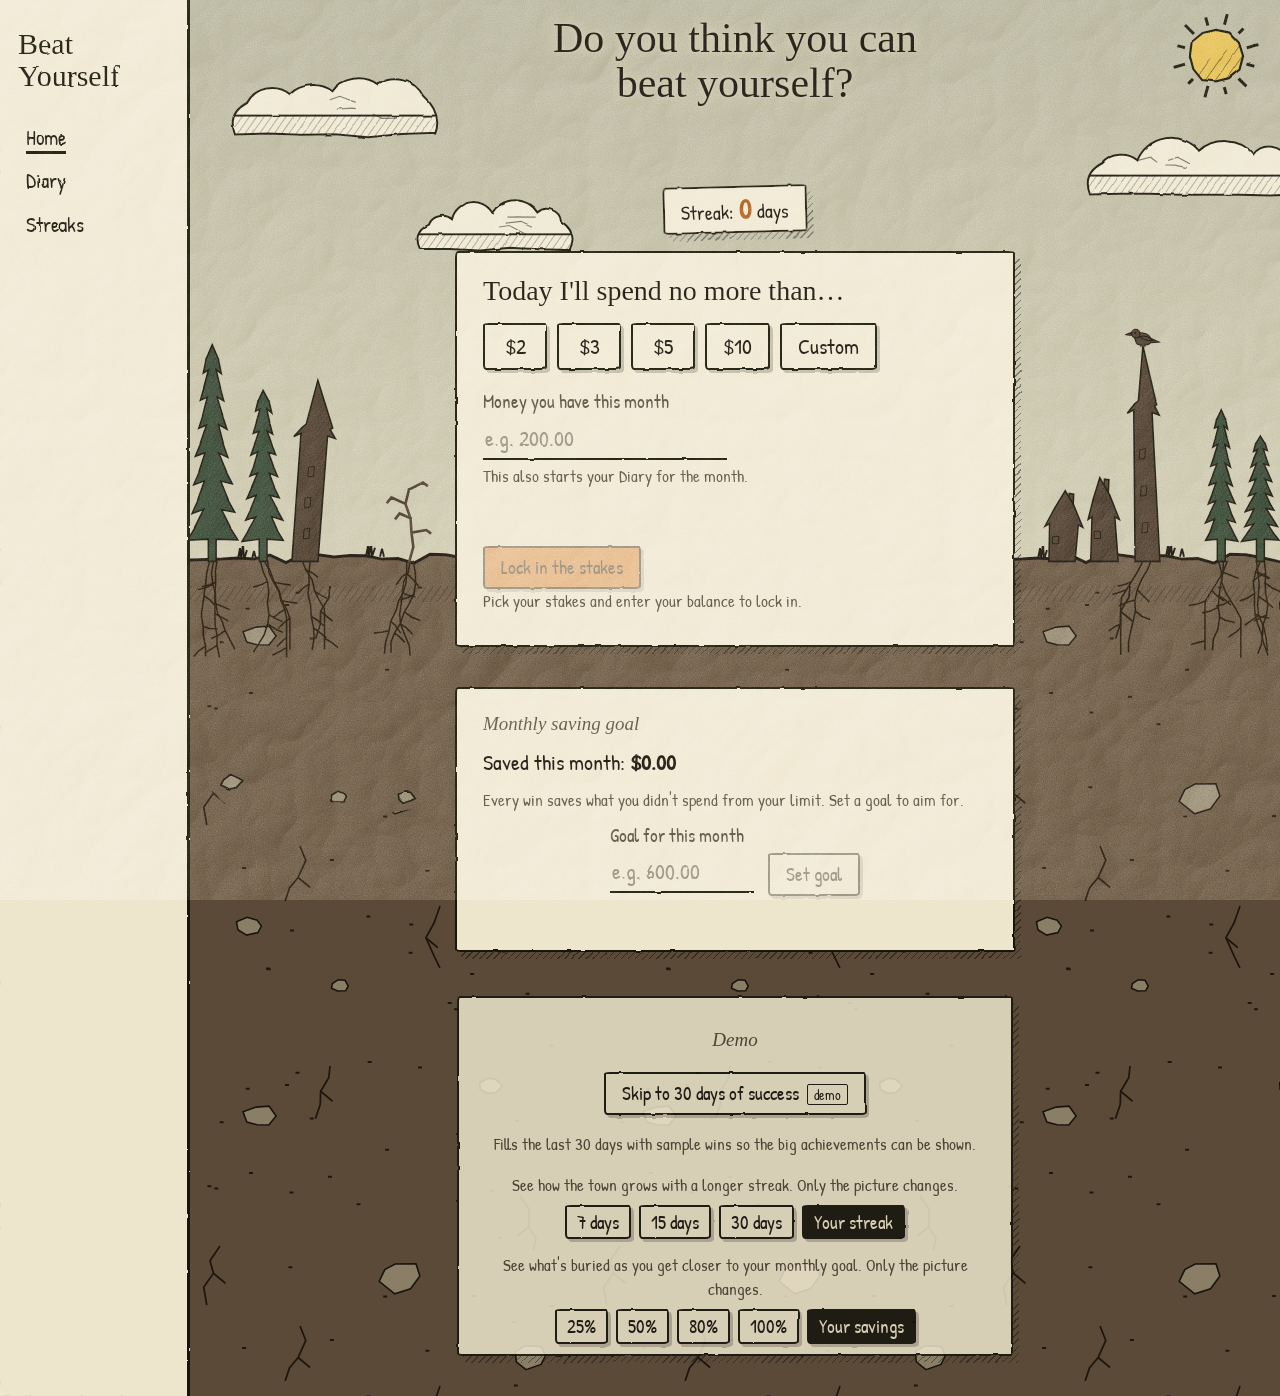
<file: index.html>
<!doctype html>
<html lang="en" data-theme="day">
<head>
  <meta charset="utf-8">
  <meta name="viewport" content="width=device-width, initial-scale=1">
  <title>Beat Yourself</title>
  <link rel="preconnect" href="https://fonts.googleapis.com">
  <link rel="preconnect" href="https://fonts.gstatic.com" crossorigin>
  <link href="https://fonts.googleapis.com/css2?family=IM+Fell+English:ital@0;1&family=Patrick+Hand&display=swap" rel="stylesheet">
  <link rel="stylesheet" href="css/theme.css">
  <link rel="stylesheet" href="css/layout.css">
  <link rel="stylesheet" href="css/components.css">
</head>
<body>
  <!-- Hand-drawn edges: borders and buttons use filter: url(#wobble), a scratchy, uneven ink line -->
  <svg class="svg-defs" width="0" height="0" aria-hidden="true" focusable="false">
    <filter id="wobble" x="-5%" y="-5%" width="110%" height="110%">
      <feTurbulence type="fractalNoise" baseFrequency="0.09" numOctaves="1" seed="7" result="noise"/>
      <feDisplacementMap in="SourceGraphic" in2="noise" scale="2.5" xChannelSelector="R" yChannelSelector="G"/>
    </filter>
    <!-- Ink hatching for shaded sides -->
    <pattern id="hatch" width="6" height="6" patternUnits="userSpaceOnUse" patternTransform="rotate(35)">
      <line class="hatch-line" x1="0" y1="0" x2="0" y2="6"/>
    </pattern>
    <!-- The ground's jagged top edge; its ends meet, so it repeats across any width -->
    <pattern id="ground-top" width="400" height="40" patternUnits="userSpaceOnUse">
      <path class="ground-fill" d="M0 14 16 13.6 32 13.1 48 12.1 64 12.9 80 9.1 96 16.5 112 8.8 128 8.8 144 11 160 9.6 176 9.8 192 13.1 208 12.5 224 17.1 240 8.2 256 8.8 272 11.8 288 15.4 304 18.2 320 11.5 336 14 352 14.1 368 16 384 16.8 400 14 400 40 0 40Z"/>
      <path class="ground-edge" d="M0 14 16 13.6 32 13.1 48 12.1 64 12.9 80 9.1 96 16.5 112 8.8 128 8.8 144 11 160 9.6 176 9.8 192 13.1 208 12.5 224 17.1 240 8.2 256 8.8 272 11.8 288 15.4 304 18.2 320 11.5 336 14 352 14.1 368 16 384 16.8 400 14"/>
      <path class="tuft" d="M48 13.1l2-11 1 11 2-15 1 15 3-9M62 13.1l2-8 2 8 M176 10.8l2-11 1 11 2-15 1 15 3-9M190 10.8l2-8 2 8 M304 19.2l2-11 1 11 2-15 1 15 3-9M318 19.2l2-8 2 8"/>
    </pattern>
    <!-- Soil: stones and specks; repeats down as far as the page goes -->
    <pattern id="soil" width="400" height="480" patternUnits="userSpaceOnUse">
      <path class="stone" d="M86.1 90 78.8 99 67 98.7 56.8 96 53 85.7 66.2 81.1 79.1 80.2Z M312.5 60 306.1 66.5 297.7 67.4 290.1 63.2 289.7 56.8 297.6 52.4 305.6 53.1Z M229.9 250 220.6 262.7 204.7 267.8 189.2 255.3 194.8 243.6 205.1 238 226 237.9Z M71.4 380 68 386.5 56.6 389.1 47.9 383.8 46.5 375.7 57.1 371.3 67.2 374.3Z M355.3 330 351 338.4 336 343.7 326.3 335.8 325.3 325.6 335.4 319.6 351.5 320.6Z M158.3 440 155.6 444.8 147.6 445 141.5 442.3 142.4 437.6 148.3 433.7 154.9 434.2Z"/>
      <path class="speck" d="M338.6 379.5h2 M283.1 269.9h2 M360.3 280.1h2 M360.6 19.8h2 M60.1 147h2 M331.5 401.6h2 M139 150.8h2 M77.7 423.2h2 M312.8 405.6h2 M336.6 447.7h2 M220.3 378.6h2 M323.1 295.9h2 M101.1 384.5h2 M236.4 324.7h2 M265 463.2h2 M167.5 178.3h2 M56.7 62.7h2 M18.4 160.2h2 M53.1 321.9h2 M258.7 457.1h2 M100.4 166.6h2 M194.2 270.4h2 M99.3 241.3h2 M25.3 162.6h2 M77 422.5h2 M120.8 92.6h2 M324.8 359.4h2 M281.1 428.1h2 M219.6 406.8h2 M140.9 313.9h2 M309.6 211.7h2 M196.1 123.8h2 M177.4 370.5h2 M229.1 41.6h2 M106.5 46.8h2 M30.7 96.2h2 M96 59h2 M178.7 35.9h2 M300.8 164.7h2 M326.2 95h2"/>
    </pattern>
    <!-- Cracks in the soil, in four layers: fewer show as the streak grows (same tile as the soil) -->
    <pattern id="cracks-3" width="400" height="480" patternUnits="userSpaceOnUse"><path class="soil-root" d="M140 40 138.9 51.5 130.6 65.2 130.3 78.2 125.5 92.7 M250 360 244.2 376.7 235.9 391.7 243.8 409.4 249.9 421.8"/></pattern>
    <pattern id="cracks-2" width="400" height="480" patternUnits="userSpaceOnUse"><path class="soil-root" d="M130.6 65.2 142.6 75.2 M330 170 339.3 183.5 338.7 200.7 345.9 212.3 343.6 224.4"/></pattern>
    <pattern id="cracks-1" width="400" height="480" patternUnits="userSpaceOnUse"><path class="soil-root" d="M338.7 200.7 326.7 210.7 M30 220 20 234.7 23.4 247.2 13.7 261.2 16.8 279.2 M235.9 391.7 247.9 401.7"/></pattern>
    <pattern id="cracks-0" width="400" height="480" patternUnits="userSpaceOnUse"><path class="soil-root" d="M23.4 247.2 35.4 257.2 M110 300 115.8 314.4 108.1 331.5 99.5 342 95.2 354.9 M108.1 331.5 120.1 341.5"/></pattern>
  </svg>

  <div class="shell">
    <nav class="sidebar" aria-label="Main">
      <p class="brand">Beat<br>Yourself</p>
      <ul class="nav-list">
        <li><button type="button" class="nav-link is-active" data-screen="home">Home</button></li>
        <li><button type="button" class="nav-link" data-screen="diary">Diary</button></li>
        <li><button type="button" class="nav-link" data-screen="streaks">Streaks</button></li>
      </ul>
    </nav>

    <div class="main">
      <!-- One continuous scene behind every screen, stretching with the page:
           sky and clouds, then pines, towers and houses at the edges, then ground, roots and soil.
           Original art; every color is a theme variable. -->
      <div class="scene">
        <div class="scene-sky" aria-hidden="true">
          <svg viewBox="0 0 1600 320" preserveAspectRatio="xMidYMin slice">
            <defs><clipPath id="cloud-clip-0"><path d="M300 134.5 Q292 113.5 312 103 A28.1 27.2 0 0 1 354.9 94.1 A29.8 24.8 0 0 1 397.5 91.2 A29.5 24.8 0 0 1 442.6 84.3 A30.8 28.2 0 0 1 488 95.8 Q508 113.5 500 134.5 L500 132.7 L466.7 133.9 L433.3 137.2 L400 134.2 L366.7 134.7 L333.3 133.5Z"/></clipPath><clipPath id="cloud-clip-1"><path d="M485 248.9 Q477 232.7 494 224.6 A14 12.4 0 0 1 517 219.3 A22.1 22.5 0 0 1 557.3 212.8 A26.1 24.9 0 0 1 602.4 212.4 A14.3 13.9 0 0 1 626 221.3 Q643 232.7 635 248.9 L635 250.1 L605 249.2 L575 247.7 L545 250.5 L515 249.1Z"/></clipPath><clipPath id="cloud-clip-2"><path d="M1045 103.1 Q1037 83.3 1056.4 73.4 A21.6 21.1 0 0 1 1093.8 69.2 A29.5 29.2 0 0 1 1137.4 59.1 A30.9 30.4 0 0 1 1189.4 57.2 A21.1 17.9 0 0 1 1223.6 68.3 Q1243 83.3 1235 103.1 L1235 102.9 L1203.3 104.1 L1171.7 104.5 L1140 103.2 L1108.3 101.2 L1076.7 103.7Z"/></clipPath><clipPath id="cloud-clip-3"><path d="M1155 264.5 Q1147 243.5 1167.6 233 A22.4 18.2 0 0 1 1202.4 230.3 A36.2 35.4 0 0 1 1264 220.7 A35.2 30.6 0 0 1 1318.4 224.1 A19.9 19.7 0 0 1 1352.4 228.7 Q1373 243.5 1365 264.5 L1365 264.2 L1335 265.5 L1305 264.7 L1275 264.8 L1245 264.7 L1215 263.7 L1185 263.8Z"/></clipPath><clipPath id="cloud-clip-4"><path d="M20 145.9 Q12 123.7 33.2 112.6 A30.7 31.4 0 0 1 81.1 107.4 A25.1 26.1 0 0 1 121.9 94.6 A43.1 37.4 0 0 1 190.8 94.8 A24.8 21.2 0 0 1 226.8 108.5 Q248 123.7 240 145.9 L240 147.8 L208.6 143.9 L177.1 146.1 L145.7 144.3 L114.3 145.4 L82.9 144.2 L51.4 143.9Z"/></clipPath><clipPath id="cloud-clip-5"><path d="M1400 173.1 Q1392 153.3 1412 143.4 A23.8 21.2 0 0 1 1452.5 138.5 A27.8 26.9 0 0 1 1498 123.5 A28.8 23.9 0 0 1 1543.3 136.1 A25.9 24 0 0 1 1588 138.9 Q1608 153.3 1600 173.1 L1600 173.5 L1566.7 172.2 L1533.3 174.2 L1500 173.8 L1466.7 175.4 L1433.3 173.5Z"/></clipPath></defs>
            <path class="stars" d="M70 30l2 6 6 2-6 2-2 6-2-6-6-2 6-2Z M330 40l2 6 6 2-6 2-2 6-2-6-6-2 6-2Z M620 40l2 6 6 2-6 2-2 6-2-6-6-2 6-2Z M700 120l2 6 6 2-6 2-2 6-2-6-6-2 6-2Z M980 30l2 6 6 2-6 2-2 6-2-6-6-2 6-2Z M1030 150l2 6 6 2-6 2-2 6-2-6-6-2 6-2Z M1320 60l2 6 6 2-6 2-2 6-2-6-6-2 6-2Z M1560 40l2 6 6 2-6 2-2 6-2-6-6-2 6-2Z M260 200l2 6 6 2-6 2-2 6-2-6-6-2 6-2Z M1350 250l2 6 6 2-6 2-2 6-2-6-6-2 6-2Z M60 260l2 6 6 2-6 2-2 6-2-6-6-2 6-2Z M1580 250l2 6 6 2-6 2-2 6-2-6-6-2 6-2Z"/>
            <g class="clouds" filter="url(#wobble)"><g class="cloud-0"><path class="cloud" d="M300 134.5 Q292 113.5 312 103 A28.1 27.2 0 0 1 354.9 94.1 A29.8 24.8 0 0 1 397.5 91.2 A29.5 24.8 0 0 1 442.6 84.3 A30.8 28.2 0 0 1 488 95.8 Q508 113.5 500 134.5 L500 132.7 L466.7 133.9 L433.3 137.2 L400 134.2 L366.7 134.7 L333.3 133.5Z"/><rect x="290" y="115.6" width="220" height="35" fill="url(#hatch)" clip-path="url(#cloud-clip-0)"/><path class="crease" d="M437.8 114 446.9 118.3 462 118.1 M394.9 99.8 404.8 96.3 420.8 102.4 M401.8 109.1 416.4 108.2 420.8 108.7"/></g><g class="cloud-1"><path class="cloud" d="M485 248.9 Q477 232.7 494 224.6 A14 12.4 0 0 1 517 219.3 A22.1 22.5 0 0 1 557.3 212.8 A26.1 24.9 0 0 1 602.4 212.4 A14.3 13.9 0 0 1 626 221.3 Q643 232.7 635 248.9 L635 250.1 L605 249.2 L575 247.7 L545 250.5 L515 249.1Z"/><rect x="475" y="234.3" width="170" height="27" fill="url(#hatch)" clip-path="url(#cloud-clip-1)"/><path class="crease" d="M570.7 223.2 585.9 221.3 597 226.3 M572.4 217.1 581.4 216.8 600.8 217.1 M563.9 227 574.2 225.5 591.2 234.5"/></g><g class="cloud-2"><path class="cloud" d="M1045 103.1 Q1037 83.3 1056.4 73.4 A21.6 21.1 0 0 1 1093.8 69.2 A29.5 29.2 0 0 1 1137.4 59.1 A30.9 30.4 0 0 1 1189.4 57.2 A21.1 17.9 0 0 1 1223.6 68.3 Q1243 83.3 1235 103.1 L1235 102.9 L1203.3 104.1 L1171.7 104.5 L1140 103.2 L1108.3 101.2 L1076.7 103.7Z"/><rect x="1035" y="85.3" width="210" height="33" fill="url(#hatch)" clip-path="url(#cloud-clip-2)"/><path class="crease" d="M1130.7 76.3 1139.3 79.3 1159.1 78.4 M1122.5 64.6 1132.7 68.5 1142.1 66.8 M1153.5 70.1 1167.3 64.3 1172 77.5"/></g><g class="cloud-3"><path class="cloud" d="M1155 264.5 Q1147 243.5 1167.6 233 A22.4 18.2 0 0 1 1202.4 230.3 A36.2 35.4 0 0 1 1264 220.7 A35.2 30.6 0 0 1 1318.4 224.1 A19.9 19.7 0 0 1 1352.4 228.7 Q1373 243.5 1365 264.5 L1365 264.2 L1335 265.5 L1305 264.7 L1275 264.8 L1245 264.7 L1215 263.7 L1185 263.8Z"/><rect x="1145" y="245.6" width="230" height="35" fill="url(#hatch)" clip-path="url(#cloud-clip-3)"/><path class="crease" d="M1233.1 230.5 1242.5 227.2 1254.8 233.7 M1230.3 235 1239.6 235.1 1251.8 237.7 M1203.1 230.3 1215.5 227.2 1222.2 232.4"/></g><g class="cloud-4"><path class="cloud" d="M20 145.9 Q12 123.7 33.2 112.6 A30.7 31.4 0 0 1 81.1 107.4 A25.1 26.1 0 0 1 121.9 94.6 A43.1 37.4 0 0 1 190.8 94.8 A24.8 21.2 0 0 1 226.8 108.5 Q248 123.7 240 145.9 L240 147.8 L208.6 143.9 L177.1 146.1 L145.7 144.3 L114.3 145.4 L82.9 144.2 L51.4 143.9Z"/><rect x="10" y="125.9" width="240" height="37" fill="url(#hatch)" clip-path="url(#cloud-clip-4)"/><path class="crease" d="M130.8 126 139.1 126.4 150.3 130.7 M158.3 118.3 170.1 115.6 185.7 125.2 M124.1 111.5 137.1 108.2 142.9 111.4"/></g><g class="cloud-5"><path class="cloud" d="M1400 173.1 Q1392 153.3 1412 143.4 A23.8 21.2 0 0 1 1452.5 138.5 A27.8 26.9 0 0 1 1498 123.5 A28.8 23.9 0 0 1 1543.3 136.1 A25.9 24 0 0 1 1588 138.9 Q1608 153.3 1600 173.1 L1600 173.5 L1566.7 172.2 L1533.3 174.2 L1500 173.8 L1466.7 175.4 L1433.3 173.5Z"/><rect x="1390" y="155.3" width="220" height="33" fill="url(#hatch)" clip-path="url(#cloud-clip-5)"/><path class="crease" d="M1487 143.2 1497.7 141.5 1515.9 147.5 M1490.8 146 1506.3 149.5 1512.3 144 M1510.4 148.7 1522.9 152.6 1537.2 153.5"/></g></g>
          </svg>
        </div>
        <div class="scene-earth" aria-hidden="true">
          <svg width="100%" height="100%">
            <rect class="soil-base" y="26" width="100%" height="100%"/>
            <rect y="26" width="100%" height="100%" fill="url(#soil)"/>
            <rect class="grow at-0 at-1 at-2 at-3" y="26" width="100%" height="100%" fill="url(#cracks-3)"/>
            <rect class="grow at-0 at-1 at-2" y="26" width="100%" height="100%" fill="url(#cracks-2)"/>
            <rect class="grow at-0 at-1" y="26" width="100%" height="100%" fill="url(#cracks-1)"/>
            <rect class="grow at-0" y="26" width="100%" height="100%" fill="url(#cracks-0)"/>
            <rect y="26" width="100%" height="30" fill="url(#hatch)"/>
            <rect width="100%" height="40" fill="url(#ground-top)"/>
          </svg>
        </div>
        <svg class="scene-edge scene-left" viewBox="0 0 360 540" aria-hidden="true">
          <g class="scene-ink" filter="url(#wobble)">
            <!-- Each thing has its own spot, drawn back to front: roots, pines, buildings, then bushes.
                 The town grows with the streak: each .grow group lists the stages that show it (at-0 = no stage class). -->
            <g class="grow at-0 at-1 at-2 at-3"><path class="root" d="M30 382 25.7 399.3 23.9 416.9 21.3 434.7 19.5 449 17.3 463.1 20.1 481.6 20.6 497.1 23.9 511.8 23.8 526.7 M20.1 481.6 29.6 484.9 41.3 485.6 M21.3 434.7 31.3 441.8 37.3 448.5 M23.9 511.8 13 519.3 6.3 526.9 M332 382 332 400.4 330.7 415.7 326.6 429.5 319.5 442.7 315.8 457.2 307.5 473.9 305 488.2 299.5 506.3 298 522.3 M332 400.4 341.3 409.5 349.2 418.9 M307.5 473.9 314.4 479.8 322.1 491 M305 488.2 295.3 490.3 282.9 491.8"/></g>
            <g class="grow at-0 at-1 at-2"><path class="root" d="M108 382 112.5 399 118.6 412.8 120.8 429.7 118.6 445.4 121 463.6 119.1 477.9 113.3 495.1 105.4 508 97.7 520.4 M121 463.6 131.3 469.7 140.5 473.9 M118.6 412.8 109.7 417.4 97.8 421.1 M119.1 477.9 130.4 485.4 141 490.3 M337 382 334.3 398.5 327.3 413.5 325.3 430.2 323.4 448 321.2 463.2 322.6 478 329.2 495.2 335.7 510.4 337.2 525.2 M334.3 398.5 324.3 406.2 316.5 417 M322.6 478 331.6 484 340.4 492.8 M325.3 430.2 334.1 434.1 344.1 436.3"/></g>
            <g class="grow at-0 at-1"><path class="root" d="M36 382 32.9 400.6 35.1 416.8 38.7 431.4 39.5 446.8 42.3 461.6 49.4 474.1 53.7 487.9 61.1 501.9 68.2 515.8 M53.7 487.9 45.4 494.3 33.4 499.8 M39.5 446.8 49.6 451 59.6 455.6 M35.1 416.8 26.2 421.7 13.7 425 M114 382 123 397.2 128.3 411.9 136.9 427.8 139.2 442.4 145.3 455.7 148 469.1 148 484.7 148 498.3 148 513.9 148 527.8 M148 498.3 140.7 504.9 133.9 511.6 M148 513.9 139.2 519.1 127.1 525.4 M145.3 455.7 137.2 460.5 128.4 467.6 M172 382 177.6 394.9 187 410.4 191.3 427.9 197.9 441.3 206 454.8 206 469.8 206 484.9 206 500.1 206 515.3 M206 500.1 217.4 506.4 226 513.6 M191.3 427.9 199.5 433.4 209.6 438.3 M177.6 394.9 187.6 399.8 195.2 405.8 M342 382 345.3 399.8 345.4 416.2 342.8 432.7 335.8 447.2 328.4 459.3 322.4 476.9 313.4 491.5 308 505.4 308 520.9 M328.4 459.3 339.7 467.6 351.7 472.3 M342.8 432.7 332.9 437.7 322.2 441 M313.4 491.5 321.3 498.1 328.2 505.3"/></g>
            <g class="grow at-0"><path class="root" d="M41 382 39.1 396.7 39.4 413.8 38.3 430.8 38.1 445 38.2 462.1 38.6 480.5 41.5 496.1 41.3 510.8 45 527.8 M41.3 510.8 32 516.7 24 521.5 M38.2 462.1 47.1 466.7 57.5 472.7 M39.4 413.8 30.4 417.7 18.8 420.6 M119 382 121.2 399.8 127.8 413.9 136 427.3 140.8 442.2 147.8 455.2 153 468.7 153 484 153 499.9 153 516.1 M140.8 442.2 153.7 444.6 163.8 446.3 M153 468.7 143.3 476.8 136.4 483.9 M127.8 413.9 140.9 416.4 153 418.1 M184 382 182.2 400.8 182.5 417.2 180.7 431.8 184.8 449.1 185.7 466 189.4 484.2 190.2 499.7 187.3 516.4 M182.5 417.2 174.2 422.1 167.8 428.8 M189.4 484.2 197.7 490.2 208.1 498.5 M185.7 466 194.5 471.8 204.3 480.1"/></g>
            <path class="pine" d="M34 50 44.1 73.6 43.2 71.1 48 94.4 39.9 88.2 46.8 116.4 45.8 113.9 51.8 136.2 41.5 130.5 50.4 159.3 49 156.8 56.7 179.9 43.6 172.6 51.3 202.1 49.9 199.6 58.1 222.9 44.1 216.2 56.2 245 54.4 242.5 64.8 263.3 47 259 58.8 287.9 56.8 285.4 68.5 306.8 48.5 302.9 62.3 330.7 60 328.2 73.3 349.1 40 348 40 382 28 382 28 348 -3.9 349.6 9 328.2 6.7 330.7 21 302.1 3.1 308.7 13.6 285.4 11.8 287.9 22.1 258.7 5.6 264.7 15.3 242.5 13.6 245 23.1 215.7 8.1 221.1 16.9 199.6 15.3 202.1 25.3 173.3 13.4 178.2 20.4 156.8 19.2 159.3 26.4 130.4 15.8 135.4 22 113.9 20.9 116.4 28.2 88.6 20.3 93.5 24.9 71.1 24.1 73.6Z"/>
            <path class="shade" d="M34 50 44.1 73.6 43.2 71.1 48 94.4 39.9 88.2 46.8 116.4 45.8 113.9 51.8 136.2 41.5 130.5 50.4 159.3 49 156.8 56.7 179.9 43.6 172.6 51.3 202.1 49.9 199.6 58.1 222.9 44.1 216.2 56.2 245 54.4 242.5 64.8 263.3 47 259 58.8 287.9 56.8 285.4 68.5 306.8 48.5 302.9 62.3 330.7 60 328.2 73.3 349.1 34 349Z"/>
            <path class="pine" d="M112 120 121.6 138.1 120.8 135.6 125.4 154.7 117.6 148 122.5 170.9 121.6 168.4 126.6 187.2 118.1 182.2 125.8 203.8 124.7 201.3 131.2 218.5 120.1 214.8 128 236.6 126.7 234.1 134.2 252.2 121.3 246.8 129.8 269.5 128.3 267 136.7 284.5 122.4 280.8 133.8 302.4 131.9 299.9 142.2 319 124.7 313.3 134.3 335.2 132.4 332.7 142.9 349.8 118 348 118 382 106 382 106 348 79.7 351.7 90.7 332.7 88.7 335.2 100.8 313.8 85.3 318.8 94.4 299.9 92.8 302.4 101.5 280.7 87 286.3 95.5 267 94 269.5 103.5 246.8 91.8 251.4 98.6 234.1 97.4 236.6 104.1 214.1 93.2 219.3 99.6 201.3 98.5 203.8 105.6 182.6 96.8 185.9 102 168.4 101.1 170.9 107.1 148.8 100.4 151.9 104.4 135.6 103.7 138.1Z"/>
            <path class="shade" d="M112 120 121.6 138.1 120.8 135.6 125.4 154.7 117.6 148 122.5 170.9 121.6 168.4 126.6 187.2 118.1 182.2 125.8 203.8 124.7 201.3 131.2 218.5 120.1 214.8 128 236.6 126.7 234.1 134.2 252.2 121.3 246.8 129.8 269.5 128.3 267 136.7 284.5 122.4 280.8 133.8 302.4 131.9 299.9 142.2 319 124.7 313.3 134.3 335.2 132.4 332.7 142.9 349.8 112 349Z"/>
            <path class="snag" d="M336 382 342.1 360 339.3 338 337.8 316 330 294 335.5 272 M339.3 338L361.8 334l6 4.3 M337.8 316L321.2 308.6l-6 7.6 M330 294L308.6 284.1l-6 7.3 M335.5 272L356.8 261.4l6 4.2"/>
            <g class="grow at-1 at-2 at-3">
              <path class="olive" d="M313.3 311.1 310.2 308.8 306 309.2 306.6 305.7 303 303.5 307.3 301.8 307 298.1 311.1 299.3 314.8 296.8 315.6 300.9 320 301.5 317.3 304.3 320.2 307.8 315.4 308Z M310.5 283.9 306.7 285.4 306.2 288.6 302.5 287.2 299.4 288.6 298.6 285.6 294.4 285 297.3 282.5 295.7 279.7 299.5 279.6 301.3 277.2 303.8 279.2 307.6 278.7 307.2 281.6Z M358.5 266.3 356.2 263 351.5 263.2 353.3 259.8 350.8 257.1 354.3 255.6 355.3 251.8 359.4 254.1 363.5 252.5 363.6 256.4 367.4 257.9 364.3 260.3 365.1 263.4 361.3 263.5Z M368.6 340.4 365.3 338 361.3 339.7 361.3 336.2 358.8 334.5 361.4 332.6 360.1 329.1 364.4 330.1 367.2 327.2 368.8 330.6 372.3 331 371.2 333.6 373.8 336.3 369.4 336.9Z M344.4 269.7 341.2 271 340.2 274.1 336.8 271.8 333.4 273.3 333.1 270.2 329.8 269 331.8 266.8 331.4 264.1 335 264.2 337.4 261.7 339.3 264.6 343.7 264.1 341.7 267.3Z"/>
            </g>
            <g class="grow at-2 at-3">
              <path class="moss" d="M319.9 316.2 317.2 309.2 307.9 309.2 309.8 301 295.4 300 302.9 291.9 297.9 286.1 303.2 280.7 302.2 274.1 311.2 272.1 308 261.2 319.6 264.2 324 258.5 331.3 259 338.2 256.2 343.6 263.1 354.1 256.2 354.5 267.2 364.5 266.5 361.2 275.4 370.6 277.8 367.9 284.3 373.7 289.9 367.2 294.9 370.8 302.3 361 304.1 364.5 315.3 352 311.2 349.2 320.2 340.6 316.5 333.8 319.7 328.5 312.4Z"/>
              <path class="shade" d="M336 288 362 265.9 361.6 276.9 372.3 283.1 364.4 291.8 368.8 302.2 356.3 305.3 352.7 315.9 340.5 312.1 330.2 318.9 323 309.7 310 310.1Z"/>
            </g>
            <!-- Stage 0: the crooked tower -->
            <g class="grow at-0">
              <path class="soot" d="M156 382 196 382 210.7 190 222.7 194 214.7 180 218.7 178 195.9 104.5 178 171.7 172 176.7 159 190.7 170 185.7Z"/>
              <path class="shade" d="M180 382 196 382 210.7 190 222.7 194 214.7 180 218.7 178 195.9 104.5 194 190Z"/>
              <path class="window" d="M175.4 332.5l8-1-1 15-8 1z M177.2 285l8-1-1 15-8 1z M182.4 237.5l8-1-1 15-8 1z"/>
            </g>
            <!-- From 7 days: the tower stands straight, its roof patched -->
            <g class="grow at-1 at-2 at-3">
              <path class="soot" d="M160 382 160 196 153 196 179.5 104 206 196 198 196 198 382Z"/>
              <path class="shade" d="M179.5 104 206 196 179.5 196Z M186 196H198V382H186Z"/>
              <path class="patch" d="M165 160 173 150 178 156 170 167Z"/>
              <path class="window" d="M174 236h11v14h-11z M174 284h11v14h-11z M174 332h11v14h-11z"/>
              <path class="door" d="M172 382v-20h15v20z"/>
            </g>
            <!-- From 15 days: moss and ivy on the tower, and a new cottage -->
            <g class="grow at-2 at-3">
              <path class="moss" d="M155 194 161 186 167 189 171 183 177 187 179 194Z"/>
              <path class="ivy" d="M162 380c-6-14 5-22-1-36s5-24-1-38"/>
              <path class="soot" d="M250 330V306H257V330Z"/>
              <path class="soot" d="M222 382 222 344 216 344 242 312 268 344 262 344 262 382Z"/>
              <path class="shade" d="M242 312 268 344 242 344Z M250 344H262V382H250Z"/>
              <path class="moss" d="M218 342 222 338 226 339 230 333 234 335 236 342Z"/>
              <path class="window" d="M228 354h10v10h-10z"/>
              <path class="door" d="M241 382v-20h9v20z"/>
              <path class="smoke" d="M254 302c-7-6 5-11-1-18s5-12-1-19"/>
            </g>
            <!-- Foreground: grass and bushes, each in a gap of its own -->
            <g class="grow at-1 at-2 at-3">
              <path class="grass" d="M149 382l2-8 2 8 3-11 2 11 M201 382l2-9 2 9 3-12 2 12"/>
            </g>
            <g class="grow at-1">
              <path class="olive" d="M222 382 224 370 230 361.7 238 364.7 246 362.2 252 370 254 382Z"/>
            </g>
            <g class="grow at-2 at-3">
              <path class="moss" d="M274 382 276 372 280.5 364.5 287 366.7 293.5 364.4 298 372 300 382Z"/>
            </g>
          </g>
        </svg>
        <svg class="scene-edge scene-right" viewBox="0 0 360 540">
          <g class="scene-ink" filter="url(#wobble)" aria-hidden="true">
            <!-- Each thing has its own spot, drawn back to front: roots, pines, buildings, then bushes.
                 The town grows with the streak: each .grow group lists the stages that show it (at-0 = no stage class). -->
            <g class="grow at-0 at-1 at-2 at-3"><path class="root" d="M266 382 270.1 397.5 271 414.9 276.9 429.9 284.3 442 292.2 454.8 300 469.3 300 483.5 300 496.8 300 512.5 300 528.3 M270.1 397.5 282.5 402.5 295.3 407.7 M284.3 442 273 448.1 263 450.4 M300 483.5 293 490.1 282.3 497.4 M324 382 326 398.6 328.1 416.6 326.6 435.4 325.7 449.9 327.2 464.9 334.5 480.7 338.8 499.1 340.6 517.8 M326 398.6 335.4 402.8 343.7 407.5 M327.2 464.9 317 471.9 306.8 479.1 M326.6 435.4 338 443.2 348.4 452.3"/></g>
            <g class="grow at-0 at-1 at-2"><path class="root" d="M330 382 322.6 398.1 319.1 416.2 321.1 431 320.7 447.6 321.8 462.5 325.5 477.4 331.8 493.5 335.5 509.2 341.4 524.9 M321.8 462.5 330.3 466.7 342.6 468.9 M322.6 398.1 330.6 402.4 342.3 408.2 M321.1 431 309.8 438.5 299.5 441.8"/></g>
            <g class="grow at-0 at-1"><path class="root" d="M150 382 141.9 397.6 132.3 413.2 125 425.1 117.2 437.8 116 450.9 116 463.7 116 478.5 116 494 116 508.6 116 524.3 M132.3 413.2 123.3 417.1 112.2 419.6 M125 425.1 113.6 429.8 104.4 432.4 M116 478.5 107.4 481.7 98.7 488.2 M273 382 272.9 399 269.2 416.5 266.7 434.5 265.6 452.1 267.6 467.6 264.8 485.9 257.9 501.2 256.7 516.9 M266.7 434.5 277 441.9 283.9 448.3 M267.6 467.6 276.1 472.1 289.5 475.3 M265.6 452.1 253.7 458.2 241.8 460.9 M336 382 338.2 400.1 337.1 414.9 337.9 430.6 341.3 448.5 339.3 464.3 334 478.9 333.4 493.9 331.6 508.8 326.4 522.4 M338.2 400.1 326.7 405.6 318.8 412.2 M339.3 464.3 330.9 468.1 321.3 473.1 M337.1 414.9 348 422.8 359.7 428"/></g>
            <g class="grow at-0"><path class="root" d="M162 382 156.8 395 147.7 410.3 141.4 425.4 137.8 441.2 138.4 458.3 134.8 474.7 130.9 490.9 128 506.8 128 520 M137.8 441.2 126.9 444.4 114.4 449.7 M138.4 458.3 148.8 466.4 159.8 470.6 M141.4 425.4 149.7 433.9 159.2 443.4 M279 382 273.2 397.9 264.6 411.9 255.5 426.8 245.6 442.8 245 455.1 245 472.3 245 490.1 245 503.8 245 516.8 M255.5 426.8 265.4 436.3 273.8 442.3 M245 503.8 235.6 506.1 224.8 509 M245.6 442.8 232.7 447.6 221.5 449.4"/></g>
            <path class="pine" d="M270 150 277 165.7 276.4 163.2 279.7 179.2 274.1 174.9 279.3 194.3 278.5 191.8 282.9 208 275.4 202.8 280.1 222.9 279.3 220.4 284.1 237.2 275.9 231.8 282.3 251.4 281.2 248.9 287 266.3 277.1 260.8 285.4 280 284.1 277.5 291.3 293.3 279 289.7 285.5 308.6 284.2 306.1 291.6 322.3 279.1 318.7 288.3 337.1 286.8 334.6 295.4 351.2 276 348 276 382 264 382 264 348 246.1 349.7 254.2 334.6 252.8 337.1 259.8 317.2 245.7 323.1 253.9 306.1 252.5 308.6 261.6 289.3 250 294.3 256.8 277.5 255.6 280 262.1 261.7 251.2 265.4 257.6 248.9 256.5 251.4 263.3 232.7 253.9 236.1 259.4 220.4 258.4 222.9 264.6 202.8 257.1 207 261.5 191.8 260.7 194.3 265.6 175.7 259.6 177.8 263.1 163.2 262.5 165.7Z"/>
            <path class="shade" d="M270 150 277 165.7 276.4 163.2 279.7 179.2 274.1 174.9 279.3 194.3 278.5 191.8 282.9 208 275.4 202.8 280.1 222.9 279.3 220.4 284.1 237.2 275.9 231.8 282.3 251.4 281.2 248.9 287 266.3 277.1 260.8 285.4 280 284.1 277.5 291.3 293.3 279 289.7 285.5 308.6 284.2 306.1 291.6 322.3 279.1 318.7 288.3 337.1 286.8 334.6 295.4 351.2 270 349Z"/>
            <path class="pine" d="M330 190 337.5 202.6 336.9 200.1 340.5 212.2 334.4 209.9 339.3 225.4 338.5 222.9 342.9 234.9 335.4 232.8 342.6 248.3 341.5 245.8 347.4 260 337.3 256.4 343.2 271.1 342.1 268.6 348.3 282 337.7 278.2 344.9 294 343.7 291.5 350.7 303.6 338.7 301 348.9 316.9 347.3 314.4 356.2 328.6 341 325 350.6 339.7 348.9 337.2 358.6 349.6 336 348 336 382 324 382 324 348 301.1 351.5 310.9 337.2 309.2 339.7 320 324.5 306.2 328.9 314.3 314.4 312.9 316.9 320.2 301.6 306.7 305.9 314.6 291.5 313.2 294 322.4 277.9 311.8 281.8 318 268.6 316.9 271.1 323 255.8 313.4 259.6 319 245.8 318 248.3 324 232.1 315.6 237.4 320.5 222.9 319.6 225.4 325.5 210.6 319.4 213.7 323 200.1 322.4 202.6Z"/>
            <path class="shade" d="M330 190 337.5 202.6 336.9 200.1 340.5 212.2 334.4 209.9 339.3 225.4 338.5 222.9 342.9 234.9 335.4 232.8 342.6 248.3 341.5 245.8 347.4 260 337.3 256.4 343.2 271.1 342.1 268.6 348.3 282 337.7 278.2 344.9 294 343.7 291.5 350.7 303.6 338.7 301 348.9 316.9 347.3 314.4 356.2 328.6 341 325 350.6 339.7 348.9 337.2 358.6 349.6 330 349Z"/>
            <!-- The crow's spire, until the castle replaces it -->
            <g class="grow at-0 at-1 at-2">
              <path class="soot" d="M138 382 176 382 164 154 175 158 168 144 171 142 150 52 143 136 137 141 126 155 136 150Z"/>
              <path class="shade" d="M160 382 176 382 164 154 175 158 168 144 171 142 150 52 157 154Z"/>
              <path class="window" d="M150 323.5l8-1-1 15-8 1z M148 267l8-1-1 15-8 1z M146 210.5l8-1-1 15-8 1z"/>
            </g>
            <!-- Stage 0: two leaning houses -->
            <g class="grow at-0">
              <path class="soot" d="M36 292 37 278 44 279 43 296Z M90 272 91 256 98 257 97 276Z"/>
              <path class="soot" d="M6 382 46 382 51 326 58 330 44 296 31 274 15 300 0 328 7 324Z"/>
              <path class="soot" d="M70 382 112 382 107 314 114 318 99 280 84 254 74 286 66 318 72 314Z"/>
              <path class="shade" d="M29 382 46 382 51 326 58 330 44 296 31 274Z M88 382 112 382 107 314 114 318 99 280 84 254Z"/>
              <path class="window" d="M12 344h9v11h-9z M76 336h9v11h-9z"/>
            </g>
            <!-- From 7 days: the houses stand straight with patched roofs -->
            <g class="grow at-1 at-2">
              <path class="soot" d="M36 304V288H43V304Z M98 292V270H105V292Z"/>
              <path class="soot" d="M6 382 6 324 0 324 27 284 54 324 48 324 48 382Z"/>
              <path class="soot" d="M68 382 68 312 62 312 89 264 116 312 110 312 110 382Z"/>
              <path class="shade" d="M27 284 54 324 27 324Z M36 324H48V382H36Z M89 264 116 312 89 312Z M98 312H110V382H98Z"/>
              <path class="patch" d="M14 318 20 309 25 313 19 321Z M100 290 106 296 102 303 96 297Z"/>
              <path class="window" d="M14 336h10v11h-10z M74 326h10v11h-10z M74 352h10v11h-10z"/>
              <path class="door" d="M22 382v-22h10v22z"/>
            </g>
            <g class="grow at-2">
              <path class="moss" d="M2 322 8 316 14 318 18 313 24 316 26 322Z M64 310 70 304 76 306 80 301 86 304 88 310Z"/>
            </g>
            <!-- From 30 days: a castle in the houses' and spire's place -->
            <g class="grow at-3">
              <path class="castle" d="M56 320 56 139 67 139 67 150 75 150 75 139 86 139 86 150 94 150 94 139 105 139 105 150 113 150 113 139 124 139 124 320Z"/>
              <path class="shade" d="M100 320V150H124V320Z"/>
              <path class="flagpole" d="M61 139V82"/>
              <path class="olive" d="M61 84 91 92 61 101Z"/>
              <path class="castle" d="M4 382 4 309 15 309 15 320 23 320 23 309 34 309 34 320 42 320 42 309 53 309 53 320 61 320 61 309 72 309 72 320 80 320 80 309 91 309 91 320 99 320 99 309 110 309 110 320 118 320 118 309 129 309 129 320 137 320 137 309 148 309 148 320 156 320 156 309 167 309 167 320 175 320 175 309 178 309 178 382Z"/>
              <path class="shade" d="M4 320H178V330H4Z"/>
              <path class="castle" d="M2 382V242H34V382Z M148 382V234H180V382Z"/>
              <path class="shade" d="M20 382V242H34V382Z M166 382V234H180V382Z"/>
              <path class="soot" d="M-4 242 18 186 40 242Z M142 234 164 176 186 234Z"/>
              <path class="shade" d="M18 186 40 242H18Z M164 176 186 234H164Z"/>
              <path class="brick" d="M10 350h10 M50 362h12 M120 352h10 M136 372h12 M64 200h10 M104 262h10 M66 290h12 M8 300h8 M154 300h10 M154 350h8 M44 334h8"/>
              <path class="gate" d="M72 382V354Q90 332 108 354V382Z"/>
              <path class="portcullis" d="M78 382V346 M84 382V340 M90 382V339 M96 382V340 M102 382V346 M72 360H108 M72 371H108"/>
              <path class="window" d="M84 176h12v20h-12z M84 228h12v20h-12z M12 266h9v16h-9z M158 256h9v16h-9z M40 340h5v14h-5z M132 340h5v14h-5z"/>
            </g>
            <!-- From 15 days: a new cottage, still there beside the castle -->
            <g class="grow at-2 at-3">
              <path class="soot" d="M222 340V322H228V340Z"/>
              <path class="soot" d="M196 382 196 352 190 352 214 324 238 352 232 352 232 382Z"/>
              <path class="shade" d="M214 324 238 352 214 352Z M222 352H232V382H222Z"/>
              <path class="moss" d="M192 350 197 345 202 347 206 342 210 345 212 350Z"/>
              <path class="window" d="M201 360h10v10h-10z"/>
              <path class="door" d="M213 382v-16h8v16z"/>
              <path class="smoke" d="M225 318c-7-6 5-11-1-18s5-12-1-19"/>
            </g>
            <!-- Foreground: grass and a bush, each in a gap of its own -->
            <g class="grow at-1 at-2">
              <path class="grass" d="M55 382l2-9 2 9 3-12 2 12"/>
              <path class="olive" d="M117 382 119 372 121.5 362.4 126 367.4 130.5 362.1 133 372 135 382Z"/>
            </g>
          </g>
          <!-- A crow on the tower spire: click it and it hops -->
          <g class="crow" id="crow" role="button" tabindex="0" aria-label="Crow on the tower" transform="translate(150 53)">
            <title>Shoo the crow</title>
            <g class="crow-body">
              <path d="M-14-16C-6-25 8-21 12-13L25-7 12-6C8-1-6-1-10-5Z"/>
              <circle cx="-11" cy="-20" r="6.5"/>
              <path d="M-17-22-27-18-17-17Z"/>
              <path class="crow-wing" d="M-5-15C2-18 10-15 15-9 7-9 0-10-5-15Z"/>
              <path class="crow-legs" d="M-3-3V1M3-3V1"/>
              <circle class="crow-eye" cx="-12" cy="-21" r="1.6"/>
            </g>
          </g>
        </svg>
        <!-- Buried treasure: js/scene.js puts treasure-1..4 on .scene from the share of this month's goal saved;
             each .dig group shows from the level in its class. The pocket of dug earth hides the soil's cracks. -->
        <svg class="scene-treasure" viewBox="0 0 220 120" aria-hidden="true">
          <path class="pocket" d="M214.4 60 216 82.3 213.8 91.2 209.8 97.6 204.1 102.3 200.1 107.5 192.2 110.9 181.3 112.8 168.8 114.5 151.4 114.9 110 114.7 68.4 115.2 51 114.7 39.9 111.8 27.9 110.8 22 106.5 15.8 102.4 12 96.9 4.7 91.7 3.8 82.3 2.5 60 4.3 37.8 8.7 29.5 10.8 22.6 14.8 17.2 22.4 13.8 27.4 8.8 39.1 7.6 52 6.3 67.6 3.8 110 5 152.6 3.5 168.7 5.6 181.5 7.2 190.6 10.1 198.9 13.1 204 17.7 208 23.1 214.8 28.5 214 38.1Z"/>
          <g class="scene-ink" filter="url(#wobble)">
            <path class="stone" d="M36.4 84.9 30.5 91.3 24 92.6 16.5 88.9 18.7 84.4 25.2 79.3 31.3 82Z M194.5 101.2 190.7 103.1 183.2 105.7 179.6 101.9 179.2 97.3 184.8 95.3 190.3 95.7Z M131.5 99.4 129.1 104.3 122.3 104.5 117.3 103.8 117.8 98.3 123.8 94.5 129.3 96.2Z"/>
            <g class="dig from-1">
              <path class="gold" d="M67.8 33.4 65.3 38.6 59.5 40.7 50.1 36.1 53 30.7 58.2 27.8 64.1 28.9Z M159.1 96.3 155.1 102.2 147 102.9 143.4 99.7 142.9 92.1 149.5 90.7 154.6 91.5Z"/>
            </g>
            <g class="dig from-2">
              <path class="gold" d="M32.2 52.7 28.2 55.9 23.8 57.9 16.7 54.7 16.5 49.6 21.4 46.1 29 48.1Z M204.4 29.7 201.6 33.8 196.3 35.1 192 33.3 191 28.6 195.6 25.7 203 25Z M103.7 99.2 100.6 104.6 93.6 105.6 86.8 101.4 86.8 97 92 94 98.9 94Z"/>
              <path class="bone" d="M67 74 66.1 78.6 63.5 82.7 59.5 85.7 54.6 87.3 49.4 87.3 44.5 85.7 40.5 82.7 37.9 78.6 37 74 37.9 69.4 40.5 65.3 44.5 62.3 49.4 60.7 54.6 60.7 59.5 62.3 63.5 65.3 66.1 69.4Z"/>
              <path class="fossil-line" d="M65.2 74 64.6 77 63.1 79.7 61 82 58.3 83.6 55.3 84.6 52.2 84.9 49.1 84.4 46.4 83.2 44.1 81.5 42.3 79.3 41.3 76.9 41.1 74.3 41.5 71.8 42.7 69.5 44.4 67.7 46.6 66.3 49 65.4 51.6 65.2 54 65.5 56.3 66.4 58.2 67.8 59.6 69.5 60.4 71.5 60.7 73.5 60.3 75.5 59.4 77.3 58.1 78.8 56.4 79.9 54.5 80.6 52.6 80.8 50.7 80.5 48.9 79.8 47.5 78.8 46.4 77.5 45.8 76 45.6 74.5 45.9 73.1 46.5 71.7 47.5 70.7 48.7 69.9 50.1 69.4 51.4 69.3 52.8 69.5 54 70 54.9 70.7 55.6 71.6 56 72.6 56.1 73.6 55.9 74.5 55.5 75.3 54.8 76 54.1 76.4 53.2 76.7 52.4 76.7 51.6 76.5 51 76.2 50.5 75.8 50.2 75.3 50.1 74.7 50.1 74.3 50.3 73.8 50.6 73.5 50.9 73.3 M60.2 74 66.2 74 M58.7 78.4 63.5 81.6 M54.5 81.1 56.4 86.3 M49.5 81.1 47.6 86.3 M45.3 78.4 40.5 81.6 M43.8 74 37.8 74 M45.3 69.6 40.5 66.4 M49.5 66.9 47.6 61.7 M54.5 66.9 56.4 61.7 M58.7 69.6 63.5 66.4"/>
            </g>
            <g class="dig from-3">
              <path class="gem" d="M164.5 84 159.6 60.2 163 50 170.6 60.2 175.5 84Z M176 84 176.7 56 183 44 188.7 56 188 84Z M189 84 193.9 64.4 201 56 203.9 64.4 199 84Z"/>
              <path class="shade" d="M167.6 84 163 50 170.6 60.2 175.5 84Z M182.3 84 183 44 188.7 56 188 84Z M196.4 84 201 56 203.9 64.4 199 84Z"/>
              <path class="facet" d="M163 50 167.6 84 M183 44 182.3 84 M201 56 196.4 84"/>
            </g>
            <g class="dig from-4">
              <path class="wood" d="M90 58 96 34 140 34 134 58Z"/>
              <path class="shade" d="M120 58 126 34 140 34 134 58Z"/>
              <path class="gold" d="M91 58Q96 47 103 50Q109 41 117 47Q124 42 129 50Q134 51 135 58Z"/>
              <path class="facet" d="M100 52h6 M112 46h6 M122 50h5"/>
              <path class="wood" d="M88 58H136V86H88Z"/>
              <path class="shade" d="M122 58H136V86H122Z"/>
              <path class="brick" d="M88 66H136 M100 58V86 M124 58V86"/>
              <path class="door" d="M109 62h6v8h-6z"/>
              <path class="gold" d="M142 81a5 2.5 0 1 0 10 0a5 2.5 0 1 0-10 0Z"/>
            </g>
          </g>
        </svg>
      </div>

      <header class="band">
        <div id="notice" class="notice" hidden></div>
        <h1 id="hook" class="hook">Do you think you can<br>beat yourself?</h1>
        <div id="theme-slot" class="theme-slot"></div>
      </header>

      <section id="screen-home" class="screen is-active" aria-labelledby="hook">
        <div id="home-play" class="home-play"></div>
      </section>

      <section id="screen-diary" class="screen" hidden></section>
      <section id="screen-streaks" class="screen" hidden></section>
    </div>
  </div>

  <div id="popup-dim" class="popup-dim" aria-hidden="true"></div>
  <div id="popups" class="popups" aria-live="polite"></div>

  <script src="js/storage.js"></script>
  <script src="js/dates.js"></script>
  <script src="js/rules.js"></script>
  <script src="js/catchup.js"></script>
  <!-- GSAP, kept locally so the app still works offline; js/motion.js decides when to use it -->
  <script src="js/vendor/gsap.min.js"></script>
  <script src="js/motion.js"></script>
  <script src="js/achievements.js"></script>
  <script src="js/scene.js"></script>
  <script src="js/home.js"></script>
  <script src="js/diary.js"></script>
  <script src="js/streaks.js"></script>
  <script src="js/theme.js"></script>
  <script src="js/app.js"></script>
</body>
</html>
</file>
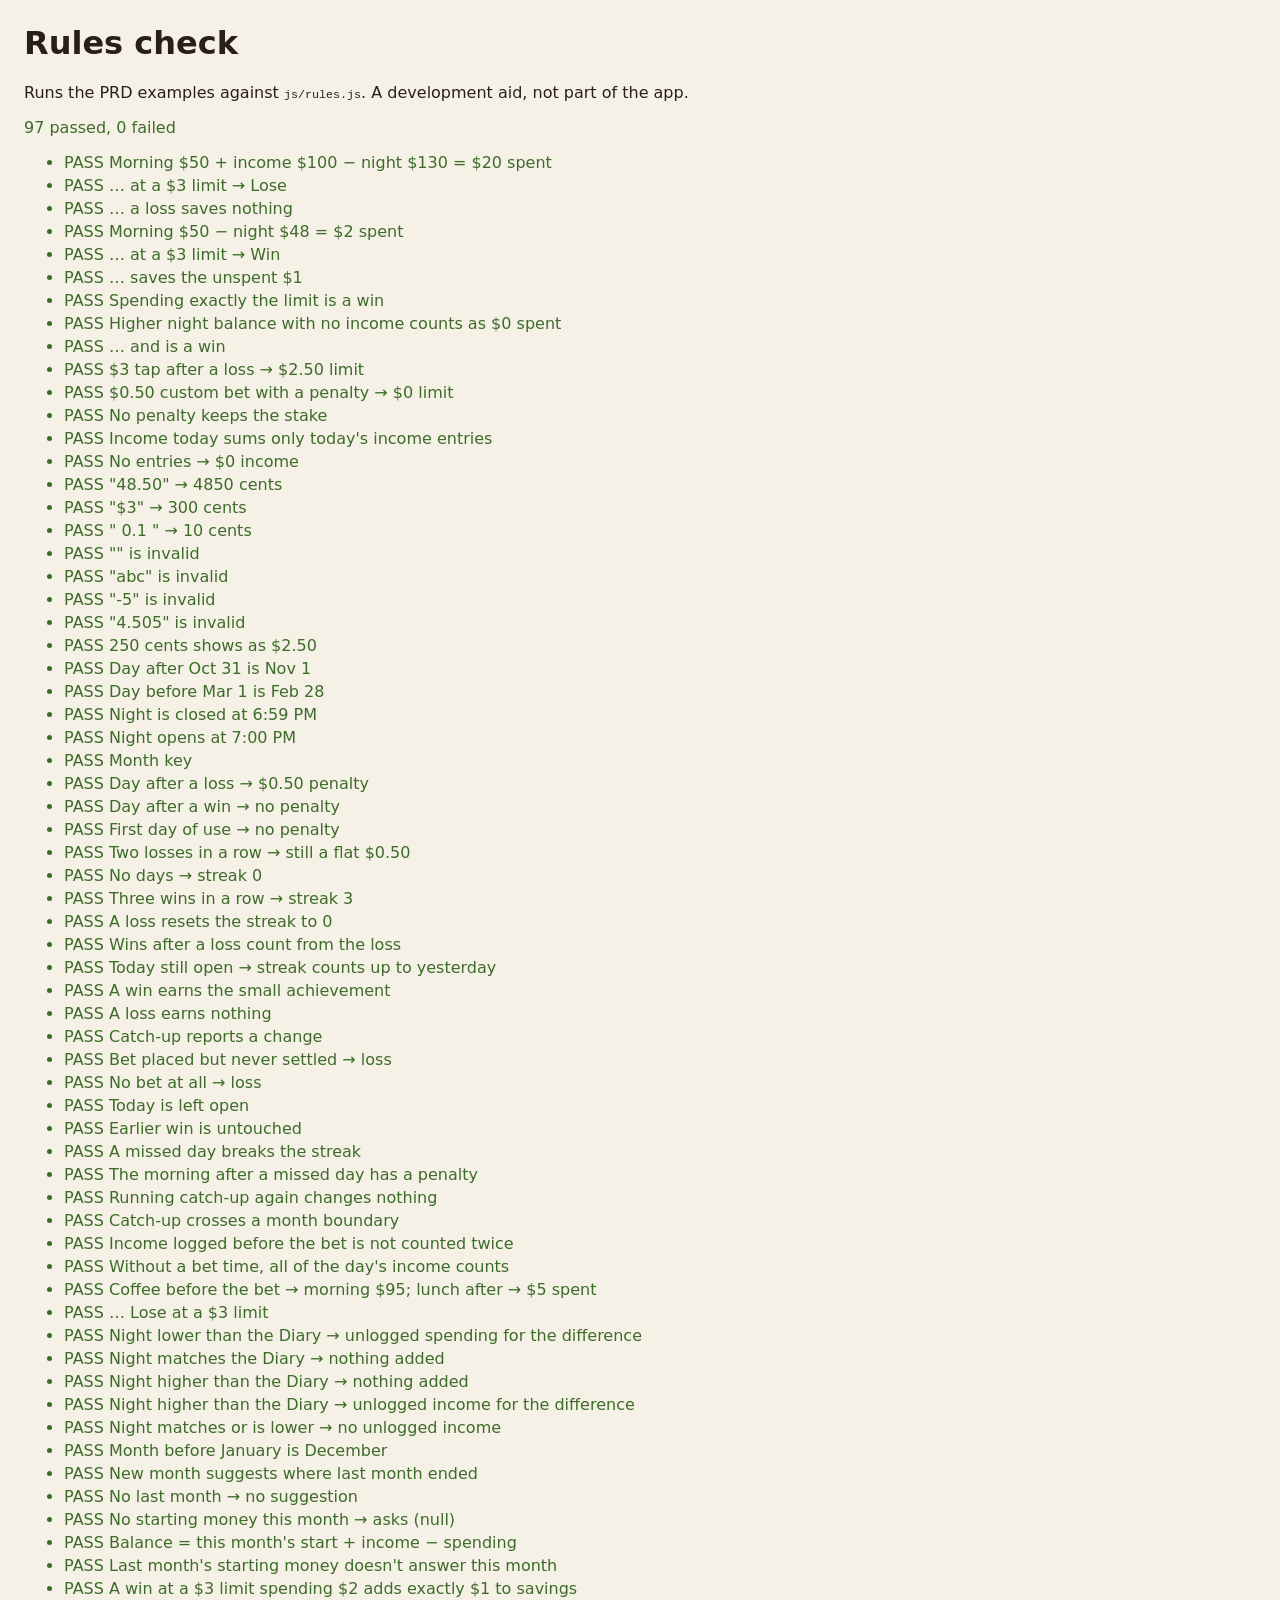
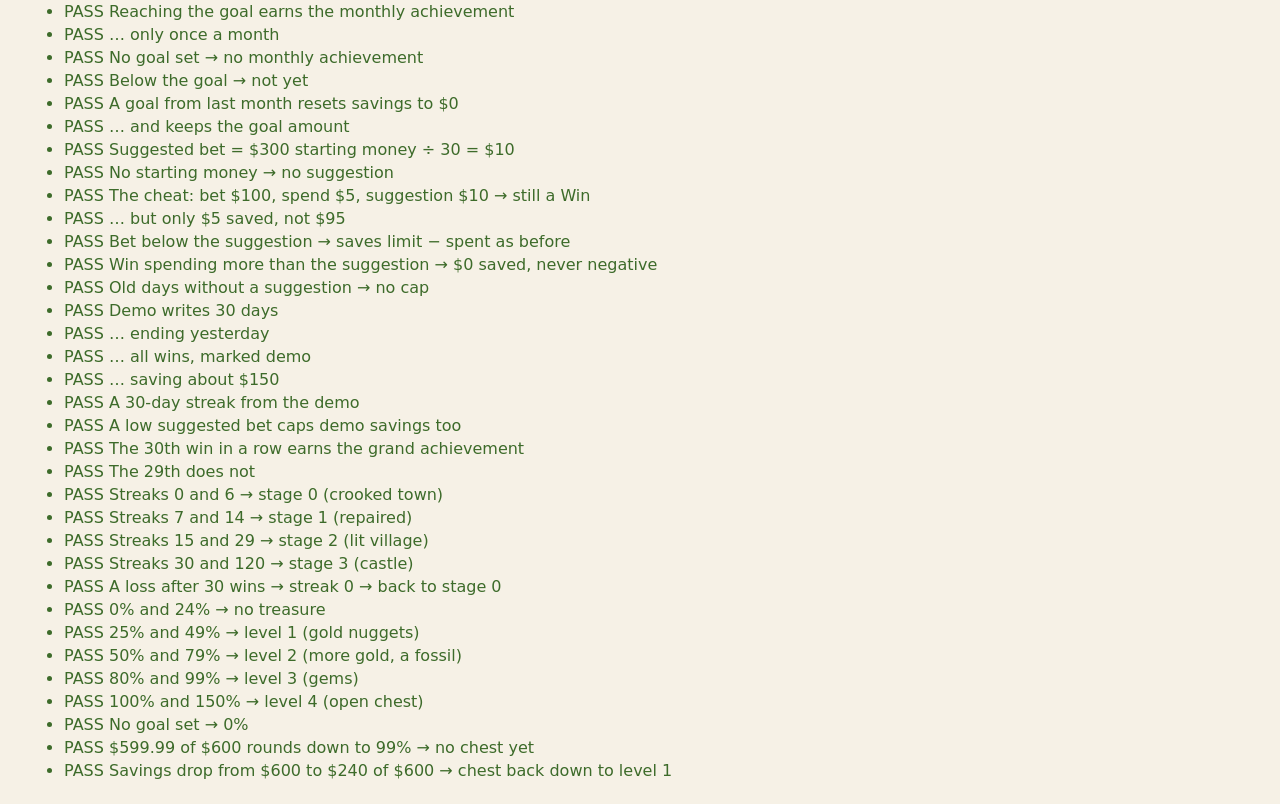
<file: tests.html>
<!doctype html>
<html lang="en">
<head>
  <meta charset="utf-8">
  <meta name="viewport" content="width=device-width, initial-scale=1">
  <title>Rules Check</title>
  <style>
    body { font-family: system-ui, sans-serif; margin: 24px; background: #f6f1e6; color: #2a1f16; }
    li { margin: 4px 0; }
    .pass { color: #3d6b2a; }
    .fail { color: #a32a1c; font-weight: bold; }
    code { font-size: 0.9em; }
  </style>
</head>
<body>
  <h1>Rules check</h1>
  <p>Runs the PRD examples against <code>js/rules.js</code>. A development aid, not part of the app.</p>
  <p id="summary"></p>
  <ul id="results"></ul>

  <script src="js/dates.js"></script>
  <script src="js/rules.js"></script>
  <script src="js/catchup.js"></script>
  <script src="js/scene.js"></script>
  <script>
    (function () {
      var R = BY.rules, D = BY.dates;
      var results = [];

      function check(name, actual, expected) {
        var ok = JSON.stringify(actual) === JSON.stringify(expected);
        results.push({ name: name, ok: ok, actual: actual, expected: expected });
      }

      function dataWith(entries) {
        return { days: {}, diary: { startingBalances: {}, entries: entries } };
      }

      // ---- Verdict (prd.md > Night Check-in and Verdict) ----
      var a = R.settleDay(5000, 10000, 13000, 300);
      check('Morning $50 + income $100 − night $130 = $20 spent', a.actualSpent, 2000);
      check('… at a $3 limit → Lose', a.result, 'loss');
      check('… a loss saves nothing', a.saved, 0);

      var b = R.settleDay(5000, 0, 4800, 300);
      check('Morning $50 − night $48 = $2 spent', b.actualSpent, 200);
      check('… at a $3 limit → Win', b.result, 'win');
      check('… saves the unspent $1', b.saved, 100);

      check('Spending exactly the limit is a win', R.settleDay(5000, 0, 4700, 300).result, 'win');
      check('Higher night balance with no income counts as $0 spent', R.settleDay(5000, 0, 5200, 300).actualSpent, 0);
      check('… and is a win', R.settleDay(5000, 0, 5200, 300).result, 'win');

      // ---- Limits (prd.md > Morning Bet, States and Boundaries) ----
      check('$3 tap after a loss → $2.50 limit', R.limitFor(300, 50), 250);
      check('$0.50 custom bet with a penalty → $0 limit', R.limitFor(50, 50), 0);
      check('No penalty keeps the stake', R.limitFor(1000, 0), 1000);

      // ---- Income from the diary ----
      var diary = dataWith([
        { date: '2026-10-04', type: 'income', amount: 10000 },
        { date: '2026-10-04', type: 'spending', amount: 400 },
        { date: '2026-10-03', type: 'income', amount: 2500 },
        { date: '2026-10-04', type: 'income', amount: 150 }
      ]);
      check('Income today sums only today\'s income entries', R.incomeOn(diary, '2026-10-04'), 10150);
      check('No entries → $0 income', R.incomeOn(dataWith([]), '2026-10-04'), 0);

      // ---- Money input ----
      check('"48.50" → 4850 cents', R.parseMoney('48.50'), 4850);
      check('"$3" → 300 cents', R.parseMoney('$3'), 300);
      check('" 0.1 " → 10 cents', R.parseMoney(' 0.1 '), 10);
      check('"" is invalid', R.parseMoney(''), null);
      check('"abc" is invalid', R.parseMoney('abc'), null);
      check('"-5" is invalid', R.parseMoney('-5'), null);
      check('"4.505" is invalid', R.parseMoney('4.505'), null);
      check('250 cents shows as $2.50', R.formatMoney(250), '$2.50');

      // ---- Dates ----
      check('Day after Oct 31 is Nov 1', D.addDays('2026-10-31', 1), '2026-11-01');
      check('Day before Mar 1 is Feb 28', D.addDays('2026-03-01', -1), '2026-02-28');
      check('Night is closed at 6:59 PM', D.isNightOpen(new Date(2026, 9, 4, 18, 59)), false);
      check('Night opens at 7:00 PM', D.isNightOpen(new Date(2026, 9, 4, 19, 0)), true);
      check('Month key', D.monthKey(new Date(2026, 9, 4)), '2026-10');

      // ---- Penalty (prd.md > Morning Bet) ----
      function day(result) { return { stake: 300, penalty: 0, limit: 300, result: result }; }
      check('Day after a loss → $0.50 penalty', R.penaltyFor({ days: { '2026-10-03': day('loss') } }, '2026-10-04'), 50);
      check('Day after a win → no penalty', R.penaltyFor({ days: { '2026-10-03': day('win') } }, '2026-10-04'), 0);
      check('First day of use → no penalty', R.penaltyFor({ days: {} }, '2026-10-04'), 0);
      check('Two losses in a row → still a flat $0.50', R.penaltyFor({ days: { '2026-10-02': day('loss'), '2026-10-03': day('loss') } }, '2026-10-04'), 50);

      // ---- Streak (prd.md > Streaks and Achievements) ----
      check('No days → streak 0', R.currentStreak({ days: {} }), 0);
      check('Three wins in a row → streak 3', R.currentStreak({ days: {
        '2026-10-01': day('win'), '2026-10-02': day('win'), '2026-10-03': day('win') } }), 3);
      check('A loss resets the streak to 0', R.currentStreak({ days: {
        '2026-10-01': day('win'), '2026-10-02': day('win'), '2026-10-03': day('loss') } }), 0);
      check('Wins after a loss count from the loss', R.currentStreak({ days: {
        '2026-10-01': day('win'), '2026-10-02': day('loss'), '2026-10-03': day('win'), '2026-10-04': day('win') } }), 2);
      check('Today still open → streak counts up to yesterday', R.currentStreak({ days: {
        '2026-10-02': day('win'), '2026-10-03': day('win'), '2026-10-04': day(null) } }), 2);
      check('A win earns the small achievement', R.achievementsFor({ days: { '2026-10-04': day('win') } }, '2026-10-04'), ['win']);
      check('A loss earns nothing', R.achievementsFor({ days: { '2026-10-04': day('loss') } }, '2026-10-04'), []);

      // ---- Missed check-ins (catch-up on open) ----
      var missed = { startDate: '2026-10-01', days: {
        '2026-10-01': day('win'),
        '2026-10-02': { stake: 300, penalty: 0, limit: 300, morningBalance: 5000, result: null } } };
      var changed = BY.catchup.run(missed, new Date(2026, 9, 4, 9, 0));
      check('Catch-up reports a change', changed, true);
      check('Bet placed but never settled → loss', [missed.days['2026-10-02'].result, missed.days['2026-10-02'].missed], ['loss', true]);
      check('No bet at all → loss', [missed.days['2026-10-03'].result, missed.days['2026-10-03'].missed], ['loss', true]);
      check('Today is left open', missed.days['2026-10-04'], undefined);
      check('Earlier win is untouched', missed.days['2026-10-01'].result, 'win');
      check('A missed day breaks the streak', R.currentStreak(missed), 0);
      check('The morning after a missed day has a penalty', R.penaltyFor(missed, '2026-10-04'), 50);
      check('Running catch-up again changes nothing', BY.catchup.run(missed, new Date(2026, 9, 4, 9, 0)), false);
      var acrossMonth = { startDate: '2026-09-29', days: {} };
      BY.catchup.run(acrossMonth, new Date(2026, 9, 2, 9, 0));
      check('Catch-up crosses a month boundary', Object.keys(acrossMonth.days).sort(), ['2026-09-29', '2026-09-30', '2026-10-01']);

      // ---- One balance: the bet starts from the Diary balance (prd.md > Morning Bet) ----
      var BET = 1000000; // a fake "bet locked in" time
      var inc = dataWith([
        { date: '2026-10-04', type: 'income', amount: 10000, at: BET - 5 },
        { date: '2026-10-04', type: 'income', amount: 2000, at: BET + 5 },
        { date: '2026-10-04', type: 'spending', amount: 500, at: BET + 6 }
      ]);
      check('Income logged before the bet is not counted twice', R.incomeOn(inc, '2026-10-04', BET), 2000);
      check('Without a bet time, all of the day\'s income counts', R.incomeOn(inc, '2026-10-04'), 12000);

      // Example from the team: Diary $100, $5 coffee before the bet, $5 lunch after
      var ex = dataWith([
        { date: '2026-10-04', type: 'spending', amount: 500, at: BET - 5 },
        { date: '2026-10-04', type: 'spending', amount: 500, at: BET + 5 }
      ]);
      ex.diary.startingBalances['2026-10'] = 10000;
      var exOut = R.settleDay(9500, R.incomeOn(ex, '2026-10-04', BET), 9000, 300);
      check('Coffee before the bet → morning $95; lunch after → $5 spent', exOut.actualSpent, 500);
      check('… Lose at a $3 limit', exOut.result, 'loss');

      // ---- Unlogged spending at settle ----
      check('Night lower than the Diary → unlogged spending for the difference',
        R.unloggedSpending(9000, 8400), { type: 'spending', amount: 600, note: 'Unlogged spending' });
      check('Night matches the Diary → nothing added', R.unloggedSpending(9000, 9000), null);
      check('Night higher than the Diary → nothing added', R.unloggedSpending(9000, 9500), null);
      check('Night higher than the Diary → unlogged income for the difference',
        R.unloggedIncome(10000, 11000), { type: 'income', amount: 1000, note: 'Unlogged income' });
      check('Night matches or is lower → no unlogged income', [R.unloggedIncome(10000, 10000), R.unloggedIncome(10000, 9000)], [null, null]);

      // ---- New month suggestion ----
      check('Month before January is December', D.prevMonth('2026-01'), '2025-12');
      var nm = dataWith([
        { date: '2026-09-10', type: 'spending', amount: 2000 },
        { date: '2026-09-20', type: 'income', amount: 500 }
      ]);
      nm.diary.startingBalances['2026-09'] = 20000;
      check('New month suggests where last month ended', R.monthStartSuggestion(nm, '2026-10'), 18500);
      check('No last month → no suggestion', R.monthStartSuggestion(nm, '2026-09'), null);

      // ---- Diary balance per month (prd.md > Diary) ----
      var md = dataWith([
        { date: '2026-09-30', type: 'spending', amount: 999 },
        { date: '2026-10-01', type: 'spending', amount: 400 },
        { date: '2026-10-02', type: 'income', amount: 10000 }
      ]);
      check('No starting money this month → asks (null)', R.monthBalance(md, '2026-10'), null);
      md.diary.startingBalances['2026-10'] = 20000;
      check("Balance = this month's start + income − spending", R.monthBalance(md, '2026-10'), 29600);
      check("Last month's starting money doesn't answer this month", R.monthBalance({ diary: { startingBalances: { '2026-09': 5000 }, entries: [] } }, '2026-10'), null);

      // ---- Monthly goal (prd.md > Monthly Goal) ----
      var w = R.settleDay(5000, 0, 4800, 300);
      var g = { amount: 100, month: '2026-10', saved: 0, monthlyAchieved: false };
      g.saved += w.saved;
      check('A win at a $3 limit spending $2 adds exactly $1 to savings', g.saved, 100);
      var goalData = { days: { '2026-10-04': day('win') }, goal: g };
      check('Reaching the goal earns the monthly achievement', R.achievementsFor(goalData, '2026-10-04'), ['win', 'monthly']);
      g.monthlyAchieved = true;
      check('… only once a month', R.achievementsFor(goalData, '2026-10-04'), ['win']);
      check('No goal set → no monthly achievement',
        R.goalJustReached({ amount: 0, saved: 500, monthlyAchieved: false }), false);
      check('Below the goal → not yet', R.goalJustReached({ amount: 600, saved: 599, monthlyAchieved: false }), false);
      var oldGoal = { startDate: '2026-10-01', days: {}, goal: { amount: 60000, month: '2026-09', saved: 4200, monthlyAchieved: true } };
      BY.catchup.run(oldGoal, new Date(2026, 9, 1, 9, 0));
      check('A goal from last month resets savings to $0', [oldGoal.goal.saved, oldGoal.goal.monthlyAchieved, oldGoal.goal.month], [0, false, '2026-10']);
      check('… and keeps the goal amount', oldGoal.goal.amount, 60000);

      // ---- Suggested bet caps savings (team decision in slice 4) ----
      check('Suggested bet = $300 starting money ÷ 30 = $10', R.suggestedBet(30000), 1000);
      check('No starting money → no suggestion', R.suggestedBet(undefined), null);
      var cheat = R.settleDay(10000, 0, 9500, 10000, 1000);
      check('The cheat: bet $100, spend $5, suggestion $10 → still a Win', cheat.result, 'win');
      check('… but only $5 saved, not $95', cheat.saved, 500);
      check('Bet below the suggestion → saves limit − spent as before', R.settleDay(5000, 0, 4800, 300, 1000).saved, 100);
      check('Win spending more than the suggestion → $0 saved, never negative', R.settleDay(10000, 0, 8500, 2000, 1000).saved, 0);
      check('Old days without a suggestion → no cap', R.settleDay(5000, 0, 4800, 300).saved, 100);

      // ---- 30-day demo and grand achievement (prd.md > Demo Buttons) ----
      var dd = R.demoDays('2026-10-05', 1000);
      var ddKeys = Object.keys(dd.days).sort();
      check('Demo writes 30 days', ddKeys.length, 30);
      check('… ending yesterday', [ddKeys[0], ddKeys[29]], ['2026-09-05', '2026-10-04']);
      check('… all wins, marked demo', ddKeys.every(function (k) { return dd.days[k].result === 'win' && dd.days[k].demo; }), true);
      check('… saving about $150', dd.saved >= 14000 && dd.saved <= 16000, true);
      check('A 30-day streak from the demo', R.currentStreak({ days: dd.days }), 30);
      check('A low suggested bet caps demo savings too', R.demoDays('2026-10-05', 167).saved, 0);
      var g29 = R.demoDays('2026-10-05', 1000).days;
      delete g29['2026-09-05'];
      g29['2026-10-05'] = day('win');
      check('The 30th win in a row earns the grand achievement', R.achievementsFor({ days: g29 }, '2026-10-05'), ['win', 'grand30']);
      check('The 29th does not', R.achievementsFor({ days: g29 }, '2026-10-04'), ['win']);

      // ---- The town grows with the streak (js/scene.js) ----
      var S = BY.scene;
      check('Streaks 0 and 6 → stage 0 (crooked town)', [S.stageFor(0), S.stageFor(6)], [0, 0]);
      check('Streaks 7 and 14 → stage 1 (repaired)', [S.stageFor(7), S.stageFor(14)], [1, 1]);
      check('Streaks 15 and 29 → stage 2 (lit village)', [S.stageFor(15), S.stageFor(29)], [2, 2]);
      check('Streaks 30 and 120 → stage 3 (castle)', [S.stageFor(30), S.stageFor(120)], [3, 3]);
      check('A loss after 30 wins → streak 0 → back to stage 0',
        S.stageFor(R.currentStreak({ days: Object.assign(R.demoDays('2026-10-05', 1000).days, { '2026-10-05': day('loss') }) })), 0);

      // ---- Buried treasure grows with the monthly goal (js/scene.js) ----
      check('0% and 24% → no treasure', [S.treasureFor(0), S.treasureFor(24)], [0, 0]);
      check('25% and 49% → level 1 (gold nuggets)', [S.treasureFor(25), S.treasureFor(49)], [1, 1]);
      check('50% and 79% → level 2 (more gold, a fossil)', [S.treasureFor(50), S.treasureFor(79)], [2, 2]);
      check('80% and 99% → level 3 (gems)', [S.treasureFor(80), S.treasureFor(99)], [3, 3]);
      check('100% and 150% → level 4 (open chest)', [S.treasureFor(100), S.treasureFor(150)], [4, 4]);
      check('No goal set → 0%', [S.goalPercent({ amount: 0, saved: 5000 }), S.goalPercent(undefined)], [0, 0]);
      check('$599.99 of $600 rounds down to 99% → no chest yet',
        S.treasureFor(S.goalPercent({ amount: 60000, saved: 59999 })), 3);
      check('Savings drop from $600 to $240 of $600 → chest back down to level 1',
        [S.treasureFor(S.goalPercent({ amount: 60000, saved: 60000 })), S.treasureFor(S.goalPercent({ amount: 60000, saved: 24000 }))], [4, 1]);

      // ---- Show results ----
      var list = document.getElementById('results');
      var failed = 0;
      results.forEach(function (r) {
        var li = document.createElement('li');
        li.className = r.ok ? 'pass' : 'fail';
        li.textContent = (r.ok ? 'PASS  ' : 'FAIL  ') + r.name +
          (r.ok ? '' : '  (got ' + JSON.stringify(r.actual) + ', expected ' + JSON.stringify(r.expected) + ')');
        list.appendChild(li);
        if (!r.ok) failed++;
      });
      var summary = document.getElementById('summary');
      summary.textContent = (results.length - failed) + ' passed, ' + failed + ' failed';
      summary.className = failed ? 'fail' : 'pass';
      summary.dataset.passed = results.length - failed;
      summary.dataset.failed = failed;
    })();
  </script>
</body>
</html>
</file>
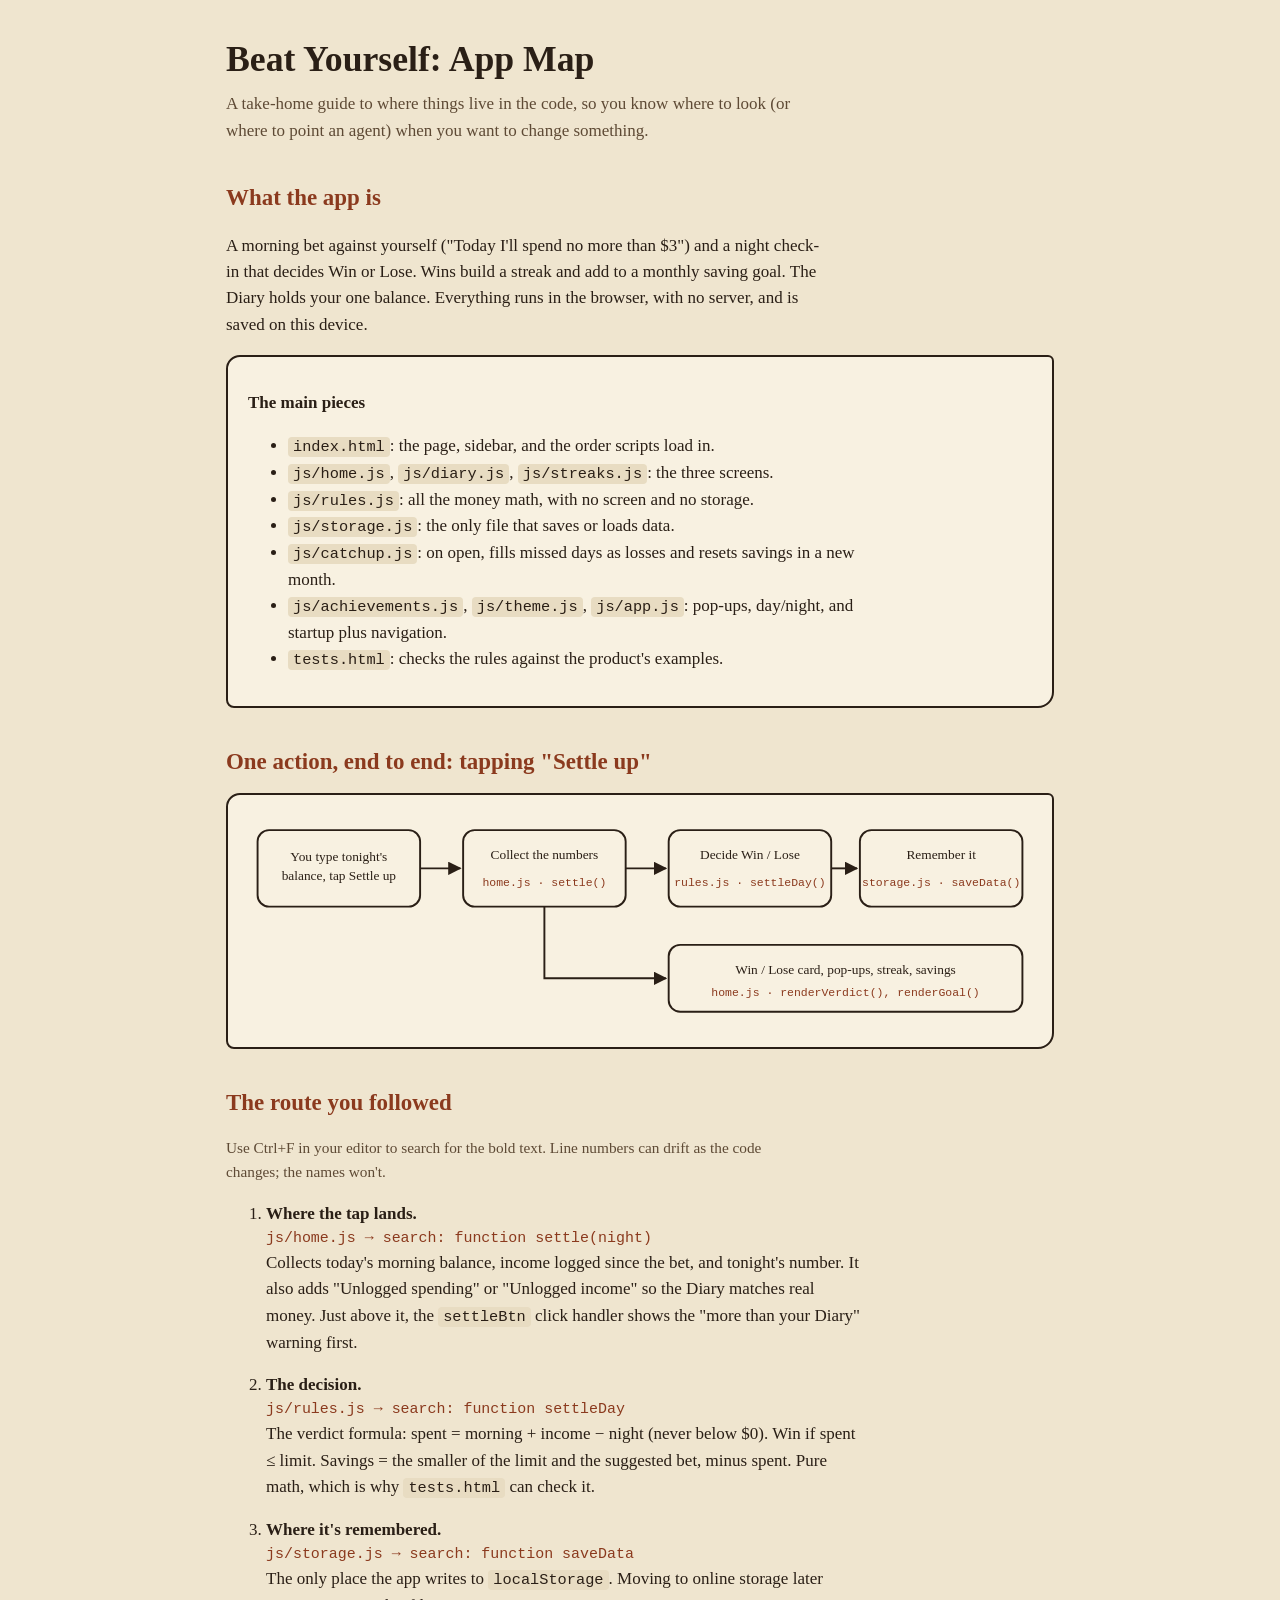
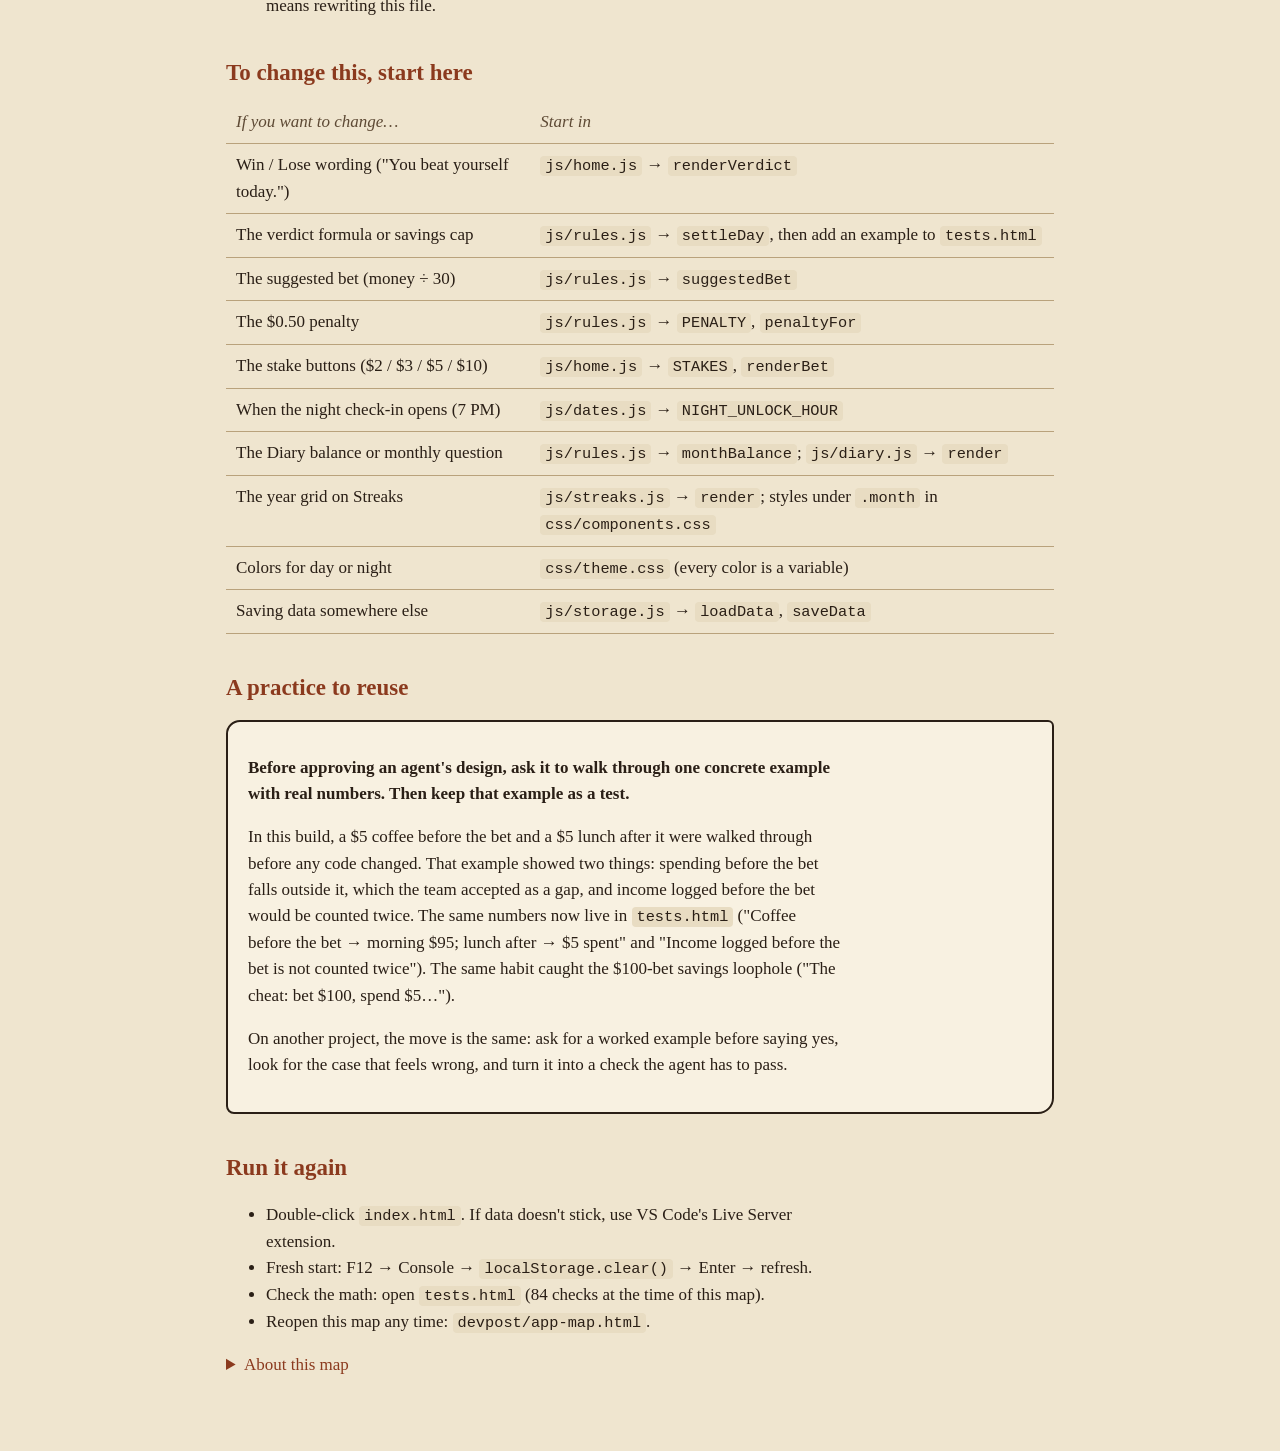
<file: devpost/app-map.html>
<!doctype html>
<html lang="en">
<head>
<meta charset="utf-8">
<meta name="viewport" content="width=device-width, initial-scale=1">
<title>Beat Yourself App Map</title>
<style>
  :root {
    --bg: #efe5cf; --card: #f8f1e1; --ink: #2a1f16; --soft: #5e4a35;
    --accent: #8b3a1e; --line: #b9a27c; --code: #e8dcc2;
  }
  @media (prefers-color-scheme: dark) {
    :root { --bg: #16120e; --card: #221b14; --ink: #e6d8bd; --soft: #b5a283;
      --accent: #d9824f; --line: #5a4a38; --code: #2c241b; }
  }
  * { box-sizing: border-box; }
  body { margin: 0; background: var(--bg); color: var(--ink);
    font: 17px/1.55 Georgia, "Times New Roman", serif; }
  main { max-width: 860px; margin: 0 auto; padding: 32px 16px 64px; }
  h1 { font-size: 2.1em; margin: 0 0 4px; }
  h2 { font-size: 1.35em; margin: 36px 0 10px; color: var(--accent); }
  p, li { max-width: 70ch; }
  .lede { color: var(--soft); margin-top: 0; }
  .card { background: var(--card); border: 2px solid var(--ink); border-radius: 14px 6px 16px 8px;
    padding: 16px 20px; margin: 14px 0; }
  code { font-family: Consolas, "Courier New", monospace; font-size: 0.9em; background: var(--code);
    padding: 1px 5px; border-radius: 4px; }
  ol.route > li { margin-bottom: 16px; }
  .where { display: block; font-family: Consolas, "Courier New", monospace; font-size: 0.88em; color: var(--accent); }
  svg { width: 100%; height: auto; display: block; }
  svg text { fill: var(--ink); font: 14px Georgia, serif; }
  svg .box { fill: var(--card); stroke: var(--ink); stroke-width: 2; }
  svg .file { fill: var(--accent); font: 12px Consolas, monospace; }
  svg .arrow { stroke: var(--ink); stroke-width: 2; fill: none; marker-end: url(#head); }
  svg #head path { fill: var(--ink); }
  table { border-collapse: collapse; width: 100%; }
  th, td { text-align: left; padding: 8px 10px; border-bottom: 1px solid var(--line); vertical-align: top; }
  th { color: var(--soft); font-weight: normal; font-style: italic; }
  details { margin: 8px 0; }
  summary { cursor: pointer; color: var(--accent); }
  summary:focus-visible, a:focus-visible { outline: 2px solid var(--accent); outline-offset: 2px; }
  .small { font-size: 0.9em; color: var(--soft); }
</style>
</head>
<body>
<main>
  <h1>Beat Yourself: App Map</h1>
  <p class="lede">A take-home guide to where things live in the code, so you know where to look (or where to point an agent) when you want to change something.</p>

  <h2>What the app is</h2>
  <p>A morning bet against yourself ("Today I'll spend no more than $3") and a night check-in that decides Win or Lose. Wins build a streak and add to a monthly saving goal. The Diary holds your one balance. Everything runs in the browser, with no server, and is saved on this device.</p>
  <div class="card">
    <p><strong>The main pieces</strong></p>
    <ul>
      <li><code>index.html</code>: the page, sidebar, and the order scripts load in.</li>
      <li><code>js/home.js</code>, <code>js/diary.js</code>, <code>js/streaks.js</code>: the three screens.</li>
      <li><code>js/rules.js</code>: all the money math, with no screen and no storage.</li>
      <li><code>js/storage.js</code>: the only file that saves or loads data.</li>
      <li><code>js/catchup.js</code>: on open, fills missed days as losses and resets savings in a new month.</li>
      <li><code>js/achievements.js</code>, <code>js/theme.js</code>, <code>js/app.js</code>: pop-ups, day/night, and startup plus navigation.</li>
      <li><code>tests.html</code>: checks the rules against the product's examples.</li>
    </ul>
  </div>

  <h2>One action, end to end: tapping "Settle up"</h2>
  <div class="card">
    <svg viewBox="0 0 820 230" role="img" aria-labelledby="flow-title flow-desc">
      <title id="flow-title">How Settle up flows through the code</title>
      <desc id="flow-desc">You type tonight's balance and tap Settle up. home.js settle collects the numbers, rules.js settleDay decides win or lose and savings, storage.js saveData remembers it, and the Win or Lose card appears.</desc>
      <defs><marker id="head" viewBox="0 0 10 10" refX="9" refY="5" markerWidth="7" markerHeight="7" orient="auto"><path d="M0 0 10 5 0 10z"/></marker></defs>
      <rect class="box" x="10" y="20" width="170" height="80" rx="12"/>
      <text x="95" y="52" text-anchor="middle">You type tonight's</text>
      <text x="95" y="72" text-anchor="middle">balance, tap Settle up</text>
      <rect class="box" x="225" y="20" width="170" height="80" rx="12"/>
      <text x="310" y="50" text-anchor="middle">Collect the numbers</text>
      <text class="file" x="310" y="78" text-anchor="middle">home.js · settle()</text>
      <rect class="box" x="440" y="20" width="170" height="80" rx="12"/>
      <text x="525" y="50" text-anchor="middle">Decide Win / Lose</text>
      <text class="file" x="525" y="78" text-anchor="middle">rules.js · settleDay()</text>
      <rect class="box" x="640" y="20" width="170" height="80" rx="12"/>
      <text x="725" y="50" text-anchor="middle">Remember it</text>
      <text class="file" x="725" y="78" text-anchor="middle">storage.js · saveData()</text>
      <rect class="box" x="440" y="140" width="370" height="70" rx="12"/>
      <text x="625" y="170" text-anchor="middle">Win / Lose card, pop-ups, streak, savings</text>
      <text class="file" x="625" y="194" text-anchor="middle">home.js · renderVerdict(), renderGoal()</text>
      <path class="arrow" d="M180 60H222"/>
      <path class="arrow" d="M395 60H437"/>
      <path class="arrow" d="M610 60H637"/>
      <path class="arrow" d="M310 100V175H437"/>
    </svg>
  </div>

  <h2>The route you followed</h2>
  <p class="small">Use Ctrl+F in your editor to search for the bold text. Line numbers can drift as the code changes; the names won't.</p>
  <ol class="route">
    <li><strong>Where the tap lands.</strong>
      <span class="where">js/home.js → search: function settle(night)</span>
      Collects today's morning balance, income logged since the bet, and tonight's number. It also adds "Unlogged spending" or "Unlogged income" so the Diary matches real money. Just above it, the <code>settleBtn</code> click handler shows the "more than your Diary" warning first.</li>
    <li><strong>The decision.</strong>
      <span class="where">js/rules.js → search: function settleDay</span>
      The verdict formula: spent = morning + income − night (never below $0). Win if spent ≤ limit. Savings = the smaller of the limit and the suggested bet, minus spent. Pure math, which is why <code>tests.html</code> can check it.</li>
    <li><strong>Where it's remembered.</strong>
      <span class="where">js/storage.js → search: function saveData</span>
      The only place the app writes to <code>localStorage</code>. Moving to online storage later means rewriting this file.</li>
  </ol>

  <h2>To change this, start here</h2>
  <table>
    <thead><tr><th>If you want to change…</th><th>Start in</th></tr></thead>
    <tbody>
      <tr><td>Win / Lose wording ("You beat yourself today.")</td><td><code>js/home.js</code> → <code>renderVerdict</code></td></tr>
      <tr><td>The verdict formula or savings cap</td><td><code>js/rules.js</code> → <code>settleDay</code>, then add an example to <code>tests.html</code></td></tr>
      <tr><td>The suggested bet (money ÷ 30)</td><td><code>js/rules.js</code> → <code>suggestedBet</code></td></tr>
      <tr><td>The $0.50 penalty</td><td><code>js/rules.js</code> → <code>PENALTY</code>, <code>penaltyFor</code></td></tr>
      <tr><td>The stake buttons ($2 / $3 / $5 / $10)</td><td><code>js/home.js</code> → <code>STAKES</code>, <code>renderBet</code></td></tr>
      <tr><td>When the night check-in opens (7 PM)</td><td><code>js/dates.js</code> → <code>NIGHT_UNLOCK_HOUR</code></td></tr>
      <tr><td>The Diary balance or monthly question</td><td><code>js/rules.js</code> → <code>monthBalance</code>; <code>js/diary.js</code> → <code>render</code></td></tr>
      <tr><td>The year grid on Streaks</td><td><code>js/streaks.js</code> → <code>render</code>; styles under <code>.month</code> in <code>css/components.css</code></td></tr>
      <tr><td>Colors for day or night</td><td><code>css/theme.css</code> (every color is a variable)</td></tr>
      <tr><td>Saving data somewhere else</td><td><code>js/storage.js</code> → <code>loadData</code>, <code>saveData</code></td></tr>
    </tbody>
  </table>

  <h2>A practice to reuse</h2>
  <div class="card">
    <p><strong>Before approving an agent's design, ask it to walk through one concrete example with real numbers. Then keep that example as a test.</strong></p>
    <p>In this build, a $5 coffee before the bet and a $5 lunch after it were walked through before any code changed. That example showed two things: spending before the bet falls outside it, which the team accepted as a gap, and income logged before the bet would be counted twice. The same numbers now live in <code>tests.html</code> ("Coffee before the bet → morning $95; lunch after → $5 spent" and "Income logged before the bet is not counted twice"). The same habit caught the $100-bet savings loophole ("The cheat: bet $100, spend $5…").</p>
    <p>On another project, the move is the same: ask for a worked example before saying yes, look for the case that feels wrong, and turn it into a check the agent has to pass.</p>
  </div>

  <h2>Run it again</h2>
  <ul>
    <li>Double-click <code>index.html</code>. If data doesn't stick, use VS Code's Live Server extension.</li>
    <li>Fresh start: F12 → Console → <code>localStorage.clear()</code> → Enter → refresh.</li>
    <li>Check the math: open <code>tests.html</code> (84 checks at the time of this map).</li>
    <li>Reopen this map any time: <code>devpost/app-map.html</code>.</li>
  </ul>
  <details>
    <summary>About this map</summary>
    <p class="small">A snapshot of the code at commit <code>8d035d0</code> (October 2026). It can drift as the app changes; the function names are the most reliable anchors.</p>
  </details>
</main>
</body>
</html>
</file>
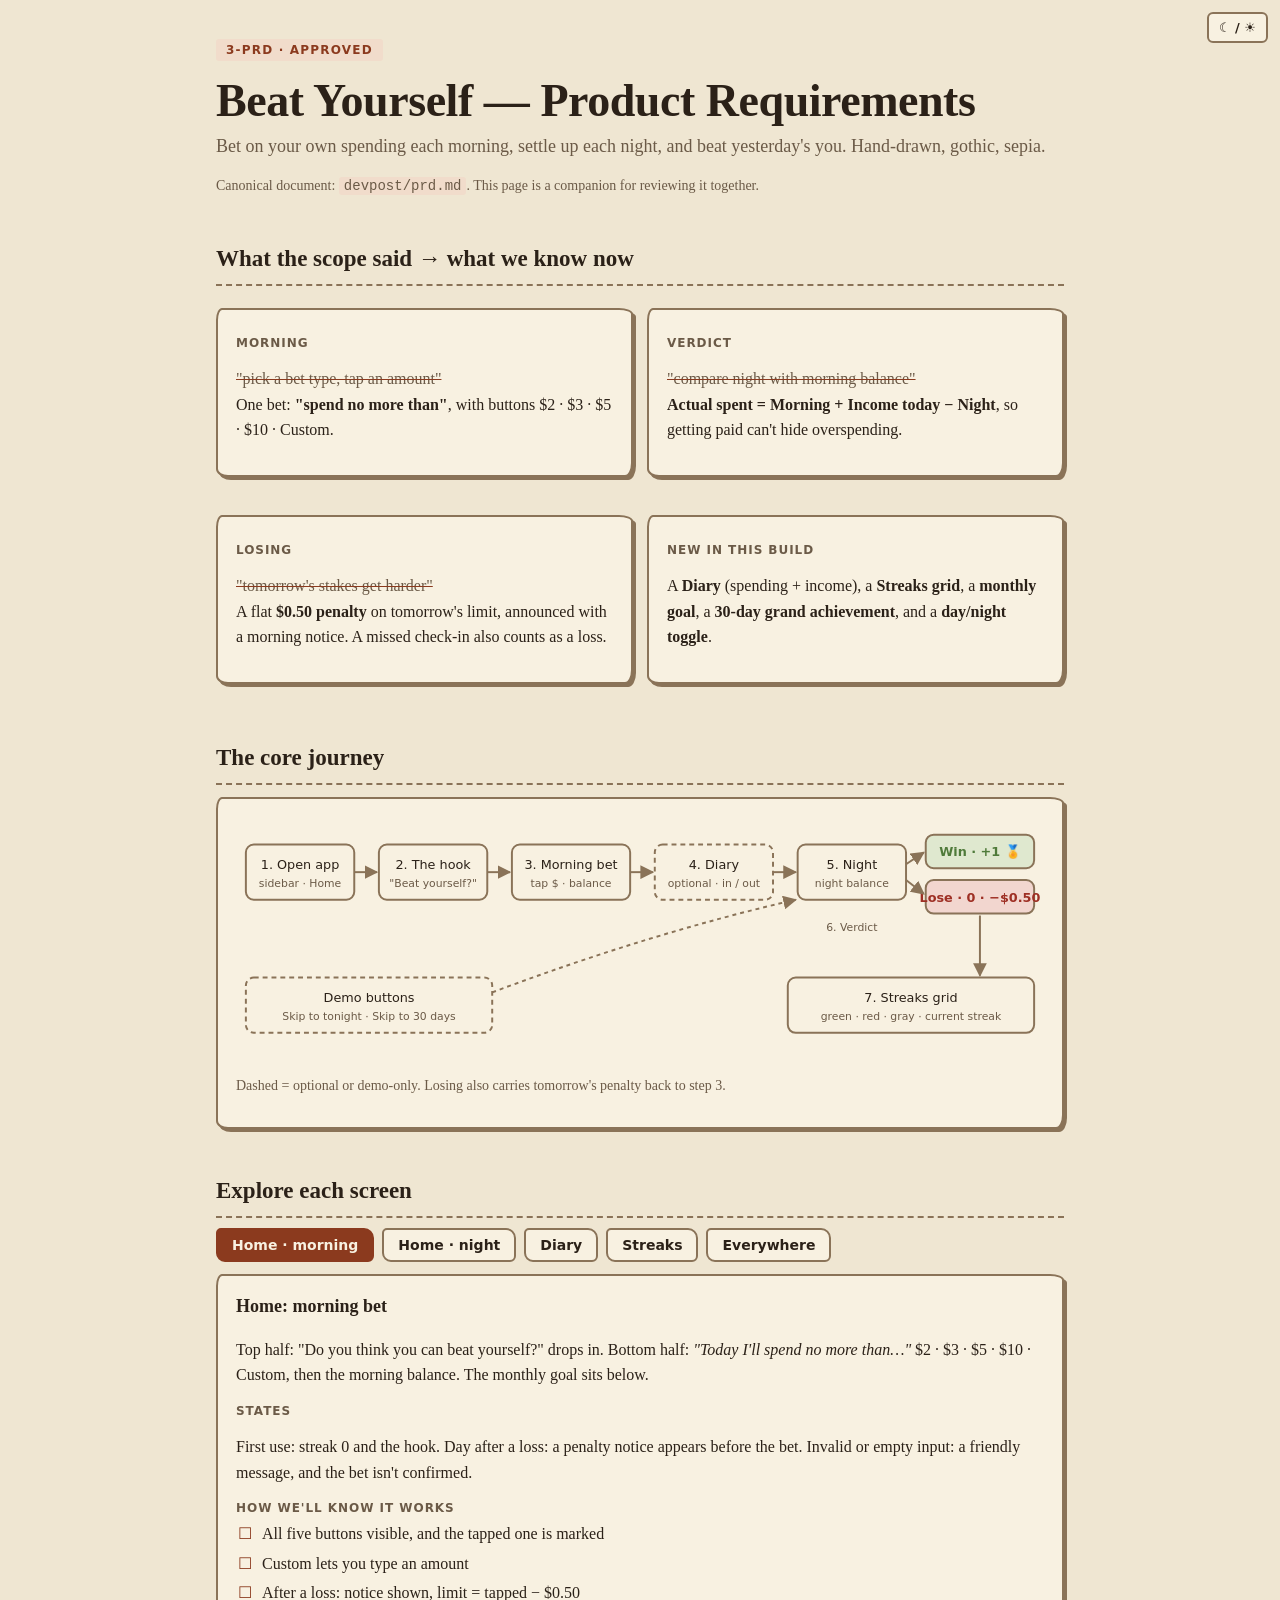
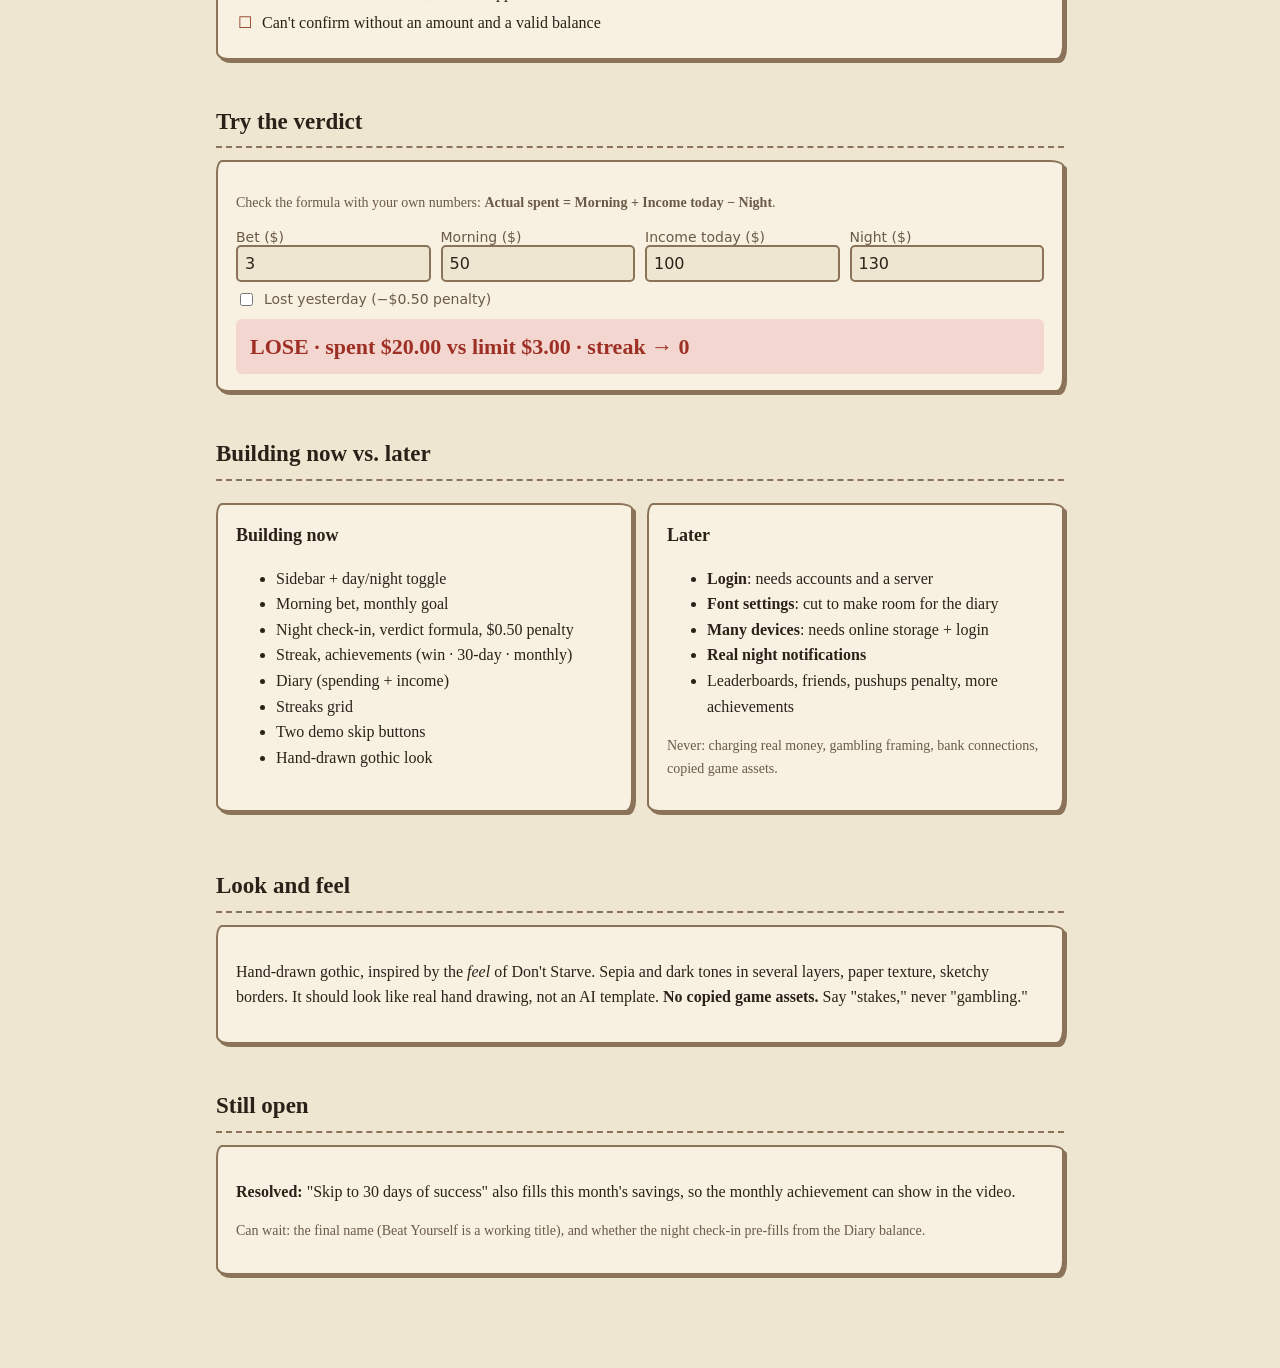
<file: devpost/prd.html>
<!doctype html>
<html lang="en">
<head>
<meta charset="utf-8">
<meta name="viewport" content="width=device-width, initial-scale=1">
<title>Beat Yourself PRD</title>
<style>
:root{
  --bg:#efe6d2; --paper:#f8f1e1; --ink:#2b2118; --muted:#6b5a47; --line:#8a7358;
  --accent:#8b3a1e; --accent-soft:#f1dccb; --win:#4f7a3a; --win-soft:#dfe8cf;
  --lose:#9e2f24; --lose-soft:#f2d6cf; --gray:#b9ab95;
}
@media (prefers-color-scheme: dark){
  :root:not([data-theme="light"]){
    --bg:#16120e; --paper:#221c16; --ink:#eadfca; --muted:#b3a28a; --line:#6e5b45;
    --accent:#e08a5c; --accent-soft:#3a2418; --win:#93c47d; --win-soft:#24301c;
    --lose:#e8857a; --lose-soft:#3a1d1a; --gray:#5a4e40;
  }
}
:root[data-theme="dark"]{
  --bg:#16120e; --paper:#221c16; --ink:#eadfca; --muted:#b3a28a; --line:#6e5b45;
  --accent:#e08a5c; --accent-soft:#3a2418; --win:#93c47d; --win-soft:#24301c;
  --lose:#e8857a; --lose-soft:#3a1d1a; --gray:#5a4e40;
}
*{box-sizing:border-box}
body{margin:0;background:var(--bg);color:var(--ink);font:16px/1.6 Georgia,"Times New Roman",serif}
main{max-width:880px;margin:0 auto;padding:36px 16px 80px}
.tag{display:inline-block;font:600 12px/1 system-ui,sans-serif;letter-spacing:.1em;text-transform:uppercase;color:var(--accent);background:var(--accent-soft);padding:5px 10px;border-radius:3px}
h1{font-size:clamp(30px,6vw,46px);line-height:1.1;margin:14px 0 6px;letter-spacing:-.01em}
h2{font-size:23px;margin:44px 0 10px;border-bottom:2px dashed var(--line);padding-bottom:6px}
h3{margin:0 0 6px;font-size:18px}
p.lede{color:var(--muted);font-size:18px;margin:0}
.card{background:var(--paper);border:2px solid var(--line);border-radius:6px 14px 8px 12px/12px 6px 14px 8px;padding:16px 18px;margin:12px 0;box-shadow:3px 3px 0 var(--line)}
.grid2{display:grid;grid-template-columns:1fr 1fr;gap:14px}
@media (max-width:640px){.grid2{grid-template-columns:1fr}}
.then{color:var(--muted);text-decoration:line-through;text-decoration-color:var(--accent)}
.small{font-size:14px;color:var(--muted)}
svg{max-width:100%;height:auto;display:block}
.tabs{display:flex;flex-wrap:wrap;gap:8px;margin:10px 0}
.tabs button,.calc button{font:600 14px system-ui,sans-serif;background:var(--paper);color:var(--ink);border:2px solid var(--line);padding:7px 14px;border-radius:5px 10px 6px 9px;cursor:pointer}
.tabs button[aria-selected="true"]{background:var(--accent);color:var(--paper);border-color:var(--accent)}
.panel{display:none}.panel.on{display:block}
ul.check{list-style:none;padding:0;margin:6px 0}
ul.check li{padding-left:26px;position:relative;margin:4px 0}
ul.check li:before{content:"☐";position:absolute;left:2px;color:var(--accent)}
.lbl{font:700 12px system-ui,sans-serif;letter-spacing:.08em;text-transform:uppercase;color:var(--muted);margin-top:10px}
.calc label{display:block;font:14px system-ui,sans-serif;color:var(--muted)}
.calc input{width:100%;font:16px system-ui,sans-serif;padding:7px;border:2px solid var(--line);border-radius:5px;background:var(--bg);color:var(--ink)}
.calc .row{display:grid;grid-template-columns:repeat(auto-fit,minmax(130px,1fr));gap:10px;margin:8px 0}
.verdict{font-size:22px;font-weight:700;padding:10px 14px;border-radius:6px;margin-top:10px}
.verdict.win{background:var(--win-soft);color:var(--win)}.verdict.lose{background:var(--lose-soft);color:var(--lose)}
.pill{display:inline-block;padding:2px 9px;border-radius:3px;font:600 13px system-ui,sans-serif;margin:2px}
.in{background:var(--win-soft);color:var(--win)}.out{background:var(--lose-soft);color:var(--lose)}
.toggle{position:fixed;top:12px;right:12px;font:600 13px system-ui,sans-serif;background:var(--paper);color:var(--ink);border:2px solid var(--line);border-radius:6px;padding:6px 10px;cursor:pointer}
code{font-family:Consolas,monospace;font-size:14px;background:var(--accent-soft);padding:1px 5px;border-radius:3px}
</style>
</head>
<body>
<button class="toggle" id="tt" type="button">☾ / ☀</button>
<main>
<span class="tag">3-prd · approved</span>
<h1>Beat Yourself — Product Requirements</h1>
<p class="lede">Bet on your own spending each morning, settle up each night, and beat yesterday's you. Hand-drawn, gothic, sepia.</p>
<p class="small">Canonical document: <code>devpost/prd.md</code>. This page is a companion for reviewing it together.</p>

<h2>What the scope said → what we know now</h2>
<div class="grid2">
  <div class="card"><div class="lbl">Morning</div><p><span class="then">"pick a bet type, tap an amount"</span><br>One bet: <b>"spend no more than"</b>, with buttons $2 · $3 · $5 · $10 · Custom.</p></div>
  <div class="card"><div class="lbl">Verdict</div><p><span class="then">"compare night with morning balance"</span><br><b>Actual spent = Morning + Income today − Night</b>, so getting paid can't hide overspending.</p></div>
  <div class="card"><div class="lbl">Losing</div><p><span class="then">"tomorrow's stakes get harder"</span><br>A flat <b>$0.50 penalty</b> on tomorrow's limit, announced with a morning notice. A missed check-in also counts as a loss.</p></div>
  <div class="card"><div class="lbl">New in this build</div><p>A <b>Diary</b> (spending + income), a <b>Streaks grid</b>, a <b>monthly goal</b>, a <b>30-day grand achievement</b>, and a <b>day/night toggle</b>.</p></div>
</div>

<h2>The core journey</h2>
<div class="card">
<svg viewBox="0 0 820 250" role="img" aria-label="Journey: open app, hook, morning bet, diary during the day, night check-in, verdict branching to win or lose, then streaks">
  <defs><marker id="a" viewBox="0 0 10 10" refX="9" refY="5" markerWidth="7" markerHeight="7" orient="auto"><path d="M0 0L10 5L0 10z" fill="var(--line)"/></marker></defs>
  <g font-family="system-ui,sans-serif" font-size="13" fill="var(--ink)" text-anchor="middle">
    <g stroke="var(--line)" stroke-width="2" fill="var(--paper)">
      <rect x="10" y="30" width="110" height="56" rx="8"/><rect x="145" y="30" width="110" height="56" rx="8"/>
      <rect x="280" y="30" width="120" height="56" rx="8"/><rect x="425" y="30" width="120" height="56" rx="8" stroke-dasharray="5 4"/>
      <rect x="570" y="30" width="110" height="56" rx="8"/>
      <rect x="700" y="20" width="110" height="34" rx="8" fill="var(--win-soft)"/><rect x="700" y="66" width="110" height="34" rx="8" fill="var(--lose-soft)"/>
      <rect x="560" y="165" width="250" height="56" rx="8"/>
      <rect x="10" y="165" width="250" height="56" rx="8" stroke-dasharray="5 4"/>
    </g>
    <text x="65" y="55">1. Open app</text><text x="65" y="73" fill="var(--muted)" font-size="11">sidebar · Home</text>
    <text x="200" y="55">2. The hook</text><text x="200" y="73" fill="var(--muted)" font-size="11">"Beat yourself?"</text>
    <text x="340" y="55">3. Morning bet</text><text x="340" y="73" fill="var(--muted)" font-size="11">tap $ · balance</text>
    <text x="485" y="55">4. Diary</text><text x="485" y="73" fill="var(--muted)" font-size="11">optional · in / out</text>
    <text x="625" y="55">5. Night</text><text x="625" y="73" fill="var(--muted)" font-size="11">night balance</text>
    <text x="755" y="42" fill="var(--win)" font-weight="700">Win · +1 🏅</text>
    <text x="755" y="88" fill="var(--lose)" font-weight="700">Lose · 0 · −$0.50</text>
    <text x="685" y="190">7. Streaks grid</text><text x="685" y="208" fill="var(--muted)" font-size="11">green · red · gray · current streak</text>
    <text x="135" y="190">Demo buttons</text><text x="135" y="208" fill="var(--muted)" font-size="11">Skip to tonight · Skip to 30 days</text>
    <g stroke="var(--line)" stroke-width="2" fill="none" marker-end="url(#a)">
      <path d="M120 58H143"/><path d="M255 58H278"/><path d="M400 58H423"/><path d="M545 58H568"/>
      <path d="M680 50L698 38"/><path d="M680 66L698 80"/>
      <path d="M755 102V163"/>
      <path d="M260 180Q420 120 568 86" stroke-dasharray="4 4"/>
    </g>
    <text x="625" y="118" fill="var(--muted)" font-size="11">6. Verdict</text>
  </g>
</svg>
<p class="small">Dashed = optional or demo-only. Losing also carries tomorrow's penalty back to step 3.</p>
</div>

<h2>Explore each screen</h2>
<div class="tabs" role="tablist">
  <button role="tab" aria-selected="true" data-p="home">Home · morning</button>
  <button role="tab" aria-selected="false" data-p="night">Home · night</button>
  <button role="tab" aria-selected="false" data-p="diary">Diary</button>
  <button role="tab" aria-selected="false" data-p="streaks">Streaks</button>
  <button role="tab" aria-selected="false" data-p="all">Everywhere</button>
</div>
<div class="card">
<section class="panel on" id="home">
  <h3>Home: morning bet</h3>
  <p>Top half: "Do you think you can beat yourself?" drops in. Bottom half: <i>"Today I'll spend no more than…"</i> $2 · $3 · $5 · $10 · Custom, then the morning balance. The monthly goal sits below.</p>
  <div class="lbl">States</div>
  <p>First use: streak 0 and the hook. Day after a loss: a penalty notice appears before the bet. Invalid or empty input: a friendly message, and the bet isn't confirmed.</p>
  <div class="lbl">How we'll know it works</div>
  <ul class="check"><li>All five buttons visible, and the tapped one is marked</li><li>Custom lets you type an amount</li><li>After a loss: notice shown, limit = tapped − $0.50</li><li>Can't confirm without an amount and a valid balance</li></ul>
</section>
<section class="panel" id="night">
  <h3>Home: night check-in and verdict</h3>
  <p>Unlocks at 7 PM, or right away with <b>Skip to tonight</b>. Enter the night balance and get the verdict.</p>
  <div class="lbl">States</div>
  <p>Win: streak +1, achievement pop-up, unspent amount added to monthly savings. Lose: streak → 0, $0.50 penalty tomorrow. No check-in by midnight → loss.</p>
  <div class="lbl">How we'll know it works</div>
  <ul class="check"><li>$50 morning, +$100 income, $130 night, $3 limit → Lose</li><li>$50 morning, no income, $48 night, $3 limit → Win</li><li>Verdict appears right after entering the night balance</li></ul>
</section>
<section class="panel" id="diary">
  <h3>Diary</h3>
  <p>Top: this month's balance. Bottom: add entries as <span class="pill out">− spending</span> or <span class="pill in">+ income</span>, and see the list. Today's income feeds the verdict. Spending entries are a record only.</p>
  <div class="lbl">States</div>
  <p>Empty: a short prompt to add a first entry. Invalid amount: a friendly message.</p>
  <div class="lbl">How we'll know it works</div>
  <ul class="check"><li>$4 spending → balance drops by exactly $4</li><li>$100 income → balance rises $100 and counts in tonight's income</li><li>New entries appear in the list</li></ul>
</section>
<section class="panel" id="streaks">
  <h3>Streaks</h3>
  <p>Activity grid: <span class="pill in">green win</span><span class="pill out">red loss</span><span class="pill" style="background:var(--gray)">gray no data</span>, plus the current streak.</p>
  <div class="lbl">How we'll know it works</div>
  <ul class="check"><li>Today's square turns green or red after the verdict</li><li>Streak number matches Home</li><li>"Skip to 30 days of success" → 30 green squares + grand achievement, and monthly savings filled (monthly achievement if the goal is reached)</li></ul>
</section>
<section class="panel" id="all">
  <h3>Everywhere</h3>
  <p>Left sidebar (Home · Diary · Streaks) and the top-right day/night toggle. Everything is remembered on this device after closing and reopening. One user, no login.</p>
  <ul class="check"><li>Toggle switches the whole look immediately</li><li>Reload keeps streak, history, diary, goal, and theme</li></ul>
</section>
</div>

<h2>Try the verdict</h2>
<div class="card calc">
  <p class="small">Check the formula with your own numbers: <b>Actual spent = Morning + Income today − Night</b>.</p>
  <div class="row">
    <label>Bet ($)<input id="bet" type="number" value="3" step="0.5"></label>
    <label>Morning ($)<input id="mor" type="number" value="50"></label>
    <label>Income today ($)<input id="inc" type="number" value="100"></label>
    <label>Night ($)<input id="nig" type="number" value="130"></label>
  </div>
  <label style="display:flex;gap:8px;align-items:center"><input id="pen" type="checkbox" style="width:auto"> Lost yesterday (−$0.50 penalty)</label>
  <div id="out" class="verdict"></div>
</div>

<h2>Building now vs. later</h2>
<div class="grid2">
  <div class="card"><h3>Building now</h3><ul><li>Sidebar + day/night toggle</li><li>Morning bet, monthly goal</li><li>Night check-in, verdict formula, $0.50 penalty</li><li>Streak, achievements (win · 30-day · monthly)</li><li>Diary (spending + income)</li><li>Streaks grid</li><li>Two demo skip buttons</li><li>Hand-drawn gothic look</li></ul></div>
  <div class="card"><h3>Later</h3><ul><li><b>Login</b>: needs accounts and a server</li><li><b>Font settings</b>: cut to make room for the diary</li><li><b>Many devices</b>: needs online storage + login</li><li><b>Real night notifications</b></li><li>Leaderboards, friends, pushups penalty, more achievements</li></ul><p class="small">Never: charging real money, gambling framing, bank connections, copied game assets.</p></div>
</div>

<h2>Look and feel</h2>
<div class="card"><p>Hand-drawn gothic, inspired by the <i>feel</i> of Don't Starve. Sepia and dark tones in several layers, paper texture, sketchy borders. It should look like real hand drawing, not an AI template. <b>No copied game assets.</b> Say "stakes," never "gambling."</p></div>

<h2>Still open</h2>
<div class="card">
  <p><b>Resolved:</b> "Skip to 30 days of success" also fills this month's savings, so the monthly achievement can show in the video.</p>
  <p class="small">Can wait: the final name (Beat Yourself is a working title), and whether the night check-in pre-fills from the Diary balance.</p>
</div>
</main>
<script>
const $=id=>document.getElementById(id);
document.querySelectorAll('.tabs button').forEach(b=>b.onclick=()=>{
  document.querySelectorAll('.tabs button').forEach(x=>x.setAttribute('aria-selected',x===b));
  document.querySelectorAll('.panel').forEach(p=>p.classList.toggle('on',p.id===b.dataset.p));
});
function calc(){
  const n=k=>parseFloat($(k).value)||0;
  const limit=Math.max(0,n('bet')-($('pen').checked?0.5:0));
  const spent=Math.max(0,n('mor')+n('inc')-n('nig'));
  const win=spent<=limit, o=$('out');
  o.className='verdict '+(win?'win':'lose');
  o.textContent=(win?'WIN':'LOSE')+' · spent $'+spent.toFixed(2)+' vs limit $'+limit.toFixed(2)+(win?' · saved $'+(limit-spent).toFixed(2):' · streak → 0');
}
['bet','mor','inc','nig','pen'].forEach(k=>$(k).addEventListener('input',calc));calc();
$('tt').onclick=()=>{const r=document.documentElement;const dark=r.dataset.theme?r.dataset.theme==='dark':matchMedia('(prefers-color-scheme: dark)').matches;r.dataset.theme=dark?'light':'dark';};
</script>
</body>
</html>
</file>
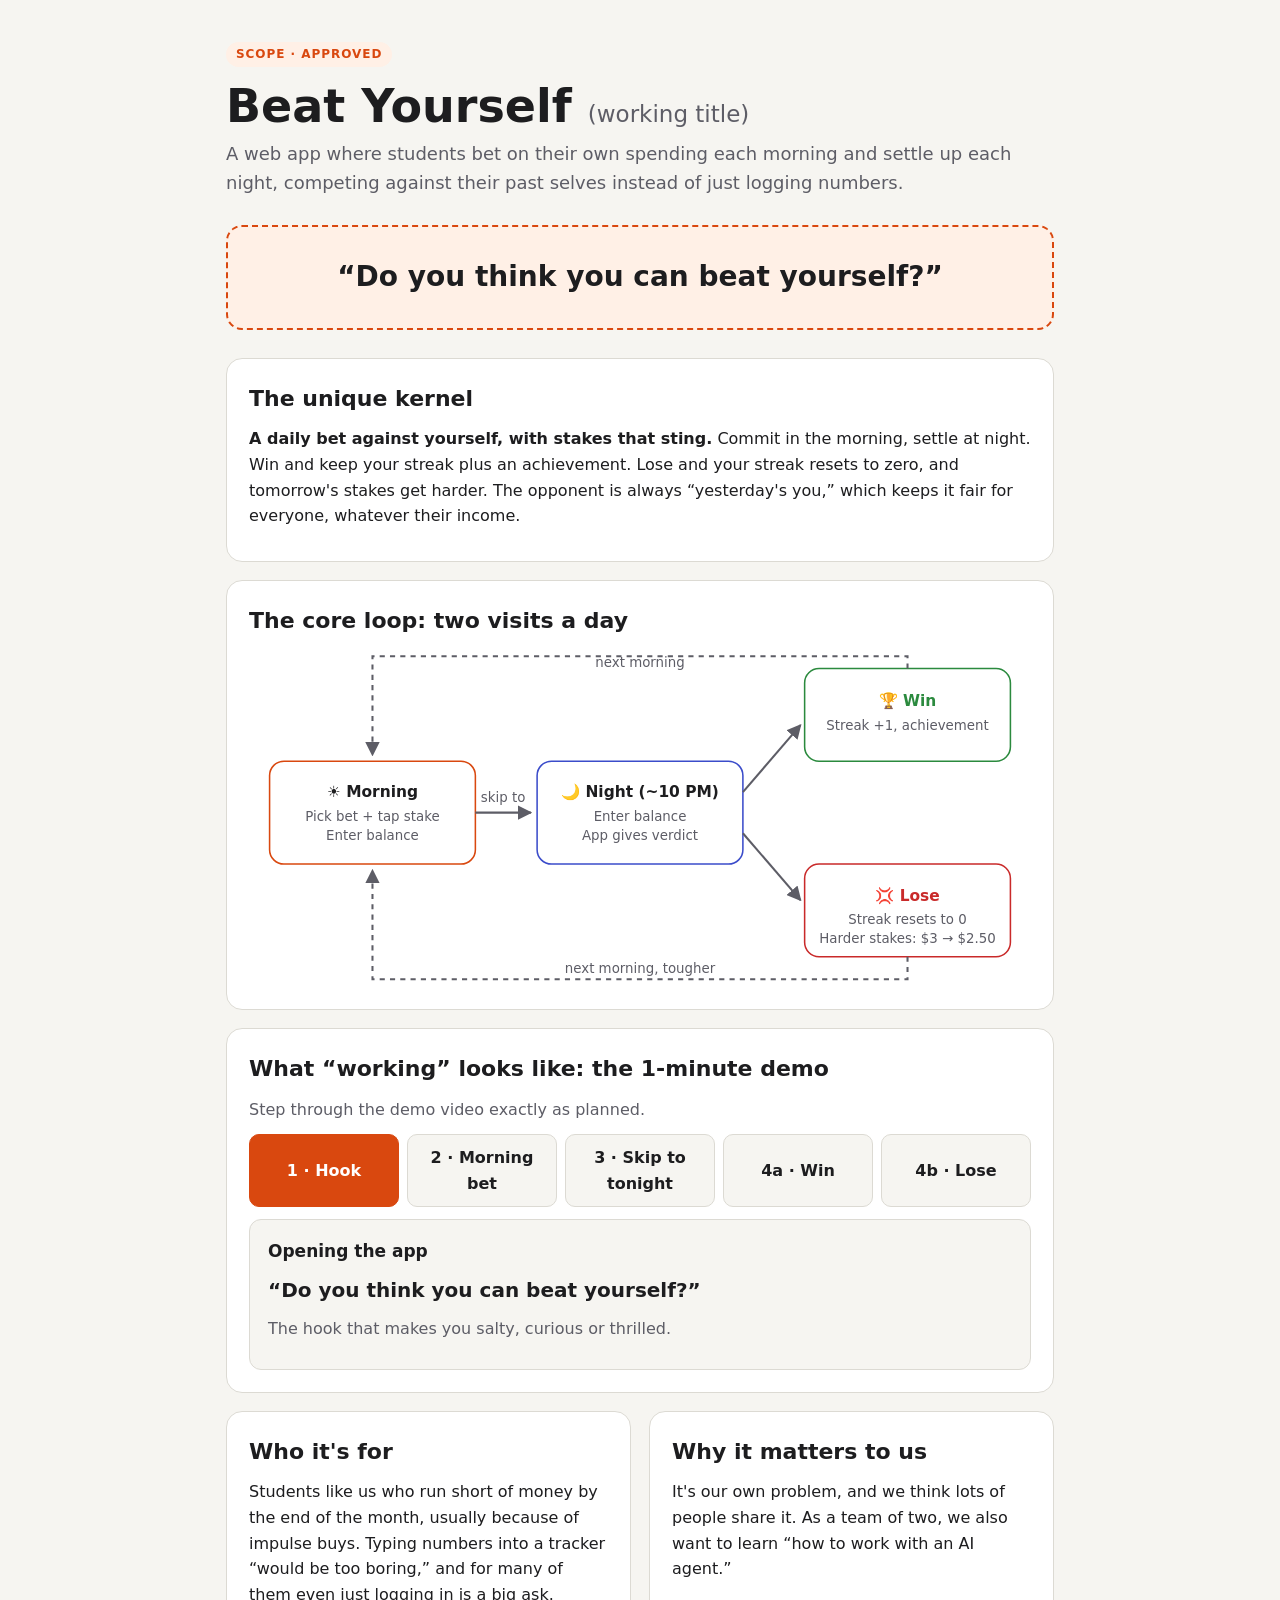
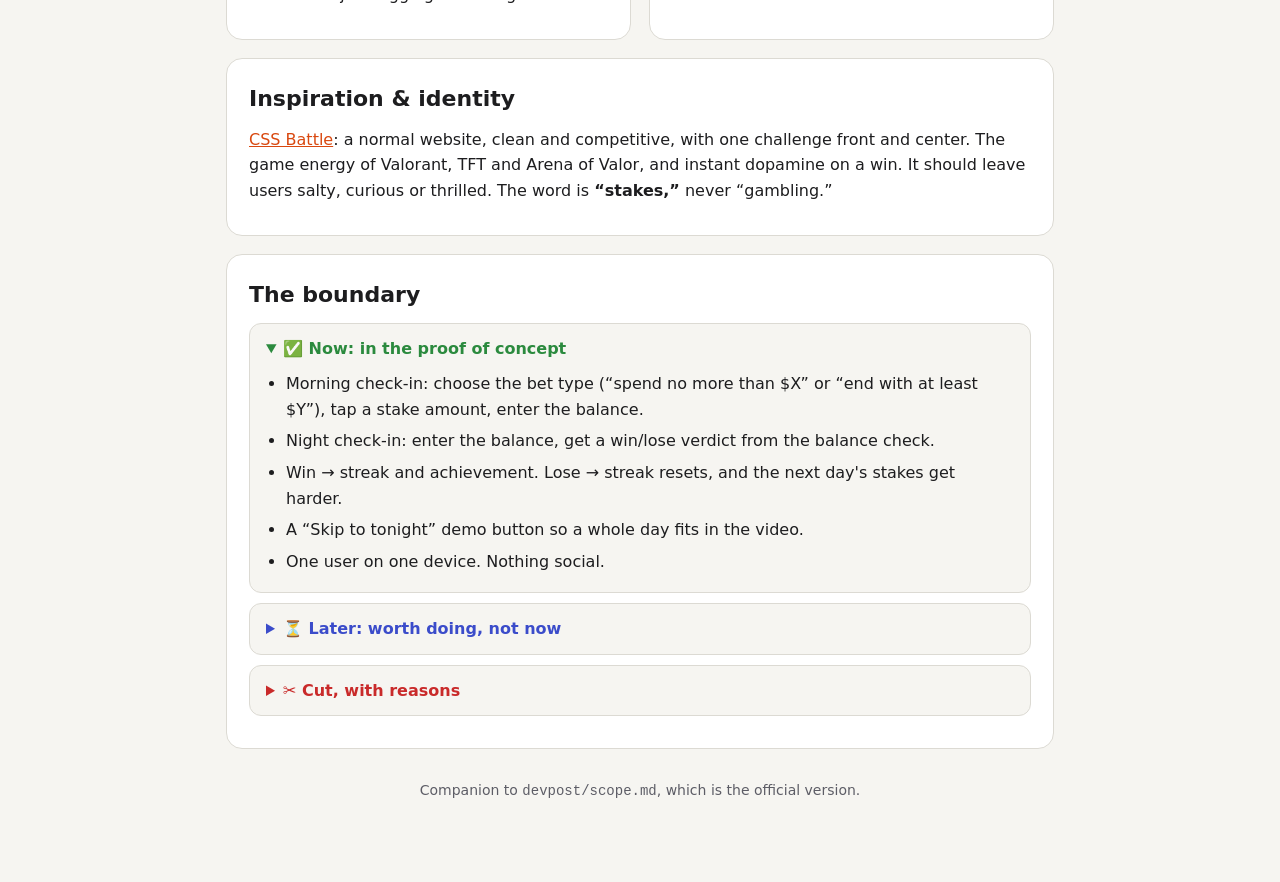
<file: devpost/scope.html>
<!doctype html>
<html lang="en">
<head>
<meta charset="utf-8">
<meta name="viewport" content="width=device-width, initial-scale=1">
<title>Beat Yourself Scope</title>
<style>
:root{
  --bg:#f6f5f1; --surface:#ffffff; --ink:#1d1d1f; --muted:#5d5d66; --line:#dcdad3;
  --accent:#d9480f; --accent-soft:#fff0e6; --win:#2b8a3e; --win-soft:#e9f7ec;
  --lose:#c92a2a; --lose-soft:#fdecec; --night:#3b4cca; --night-soft:#eceefd;
}
@media (prefers-color-scheme: dark){
  :root:not([data-theme="light"]){
    --bg:#141416; --surface:#1e1e22; --ink:#ececf0; --muted:#a3a3ad; --line:#34343a;
    --accent:#ff8a4c; --accent-soft:#3a2418; --win:#69db7c; --win-soft:#1c3122;
    --lose:#ff8787; --lose-soft:#3a1d1d; --night:#9aa5ff; --night-soft:#23264a;
  }
}
:root[data-theme="dark"]{
  --bg:#141416; --surface:#1e1e22; --ink:#ececf0; --muted:#a3a3ad; --line:#34343a;
  --accent:#ff8a4c; --accent-soft:#3a2418; --win:#69db7c; --win-soft:#1c3122;
  --lose:#ff8787; --lose-soft:#3a1d1d; --night:#9aa5ff; --night-soft:#23264a;
}
*{box-sizing:border-box}
body{margin:0;background:var(--bg);color:var(--ink);font:16px/1.6 system-ui,-apple-system,"Segoe UI",Roboto,sans-serif}
main{max-width:860px;margin:0 auto;padding:40px 16px 80px}
.tag{display:inline-block;font-size:12px;letter-spacing:.08em;text-transform:uppercase;color:var(--accent);background:var(--accent-soft);padding:3px 10px;border-radius:99px;font-weight:600}
h1{font-size:clamp(30px,6vw,46px);line-height:1.1;margin:14px 0 8px}
h2{font-size:22px;margin:0 0 10px}
.lede{font-size:18px;color:var(--muted);margin:0 0 28px}
.hook{font-size:clamp(20px,4vw,28px);font-weight:700;text-align:center;padding:28px 16px;border:2px dashed var(--accent);border-radius:16px;background:var(--accent-soft);margin:0 0 28px}
section{background:var(--surface);border:1px solid var(--line);border-radius:16px;padding:22px;margin:0 0 18px}
p{margin:0 0 10px}
.muted{color:var(--muted)}
.grid{display:grid;grid-template-columns:repeat(auto-fit,minmax(240px,1fr));gap:18px}
.grid section{margin:0}
svg{width:100%;height:auto;display:block}
.svg-box{fill:var(--surface);stroke:var(--line);stroke-width:1.5}
.svg-t{fill:var(--ink);font:600 15px system-ui,sans-serif}
.svg-s{fill:var(--muted);font:13px system-ui,sans-serif}
.arrow{stroke:var(--muted);stroke-width:2;fill:none}
/* stepper */
.steps{display:flex;gap:8px;flex-wrap:wrap;margin:12px 0}
.steps button{flex:1 1 120px;padding:10px;border-radius:10px;border:1px solid var(--line);background:var(--bg);color:var(--ink);font:inherit;font-weight:600;cursor:pointer}
.steps button[aria-selected="true"]{background:var(--accent);border-color:var(--accent);color:#fff}
.screen{border:1px solid var(--line);border-radius:12px;padding:18px;background:var(--bg);min-height:150px}
.screen h3{margin:0 0 8px;font-size:17px}
.pill{display:inline-block;padding:2px 10px;border-radius:99px;font-size:13px;font-weight:600}
.pill.win{background:var(--win-soft);color:var(--win)}
.pill.lose{background:var(--lose-soft);color:var(--lose)}
.pill.night{background:var(--night-soft);color:var(--night)}
details{border:1px solid var(--line);border-radius:12px;padding:12px 16px;margin:0 0 10px;background:var(--bg)}
summary{cursor:pointer;font-weight:700}
details ul{margin:10px 0 0;padding-left:20px}
details li{margin:0 0 6px}
.now summary{color:var(--win)} .later summary{color:var(--night)} .cut summary{color:var(--lose)}
a{color:var(--accent)}
footer{color:var(--muted);font-size:14px;text-align:center;margin-top:30px}
</style>
</head>
<body>
<main>
  <span class="tag">Scope · Approved</span>
  <h1>Beat Yourself <span class="muted" style="font-size:.5em;font-weight:500">(working title)</span></h1>
  <p class="lede">A web app where students bet on their own spending each morning and settle up each night, competing against their past selves instead of just logging numbers.</p>

  <div class="hook">“Do you think you can beat yourself?”</div>

  <section>
    <h2>The unique kernel</h2>
    <p><strong>A daily bet against yourself, with stakes that sting.</strong> Commit in the morning, settle at night. Win and keep your streak plus an achievement. Lose and your streak resets to zero, and tomorrow's stakes get harder. The opponent is always “yesterday's you,” which keeps it fair for everyone, whatever their income.</p>
  </section>

  <section>
    <h2>The core loop: two visits a day</h2>
    <svg viewBox="0 0 760 330" role="img" aria-labelledby="loopTitle">
      <title id="loopTitle">Daily loop: the morning bet leads to the night settle-up. A win means keep the streak and earn an achievement. A loss resets the streak and means harder stakes tomorrow. Both lead back to the next morning.</title>
      <defs><marker id="ah" viewBox="0 0 10 10" refX="9" refY="5" markerWidth="7" markerHeight="7" orient="auto"><path d="M0,0L10,5L0,10z" fill="currentColor" style="color:var(--muted)"/></marker></defs>
      <!-- morning -->
      <rect x="20" y="110" width="200" height="100" rx="14" class="svg-box" style="stroke:var(--accent)"/>
      <text x="120" y="145" text-anchor="middle" class="svg-t">☀️ Morning</text>
      <text x="120" y="168" text-anchor="middle" class="svg-s">Pick bet + tap stake</text>
      <text x="120" y="187" text-anchor="middle" class="svg-s">Enter balance</text>
      <!-- night -->
      <rect x="280" y="110" width="200" height="100" rx="14" class="svg-box" style="stroke:var(--night)"/>
      <text x="380" y="145" text-anchor="middle" class="svg-t">🌙 Night (~10 PM)</text>
      <text x="380" y="168" text-anchor="middle" class="svg-s">Enter balance</text>
      <text x="380" y="187" text-anchor="middle" class="svg-s">App gives verdict</text>
      <!-- win -->
      <rect x="540" y="20" width="200" height="90" rx="14" class="svg-box" style="stroke:var(--win)"/>
      <text x="640" y="56" text-anchor="middle" class="svg-t" style="fill:var(--win)">🏆 Win</text>
      <text x="640" y="80" text-anchor="middle" class="svg-s">Streak +1, achievement</text>
      <!-- lose -->
      <rect x="540" y="210" width="200" height="90" rx="14" class="svg-box" style="stroke:var(--lose)"/>
      <text x="640" y="246" text-anchor="middle" class="svg-t" style="fill:var(--lose)">💢 Lose</text>
      <text x="640" y="268" text-anchor="middle" class="svg-s">Streak resets to 0</text>
      <text x="640" y="287" text-anchor="middle" class="svg-s">Harder stakes: $3 → $2.50</text>
      <!-- arrows -->
      <path d="M220 160 H274" class="arrow" marker-end="url(#ah)"/>
      <text x="247" y="150" text-anchor="middle" class="svg-s">skip to</text>
      <path d="M480 140 L536 75" class="arrow" marker-end="url(#ah)"/>
      <path d="M480 180 L536 245" class="arrow" marker-end="url(#ah)"/>
      <path d="M640 20 V8 H120 V104" class="arrow" marker-end="url(#ah)" stroke-dasharray="5 5"/>
      <path d="M640 300 V322 H120 V216" class="arrow" marker-end="url(#ah)" stroke-dasharray="5 5"/>
      <text x="380" y="4" text-anchor="middle" class="svg-s" dy="14">next morning</text>
      <text x="380" y="316" text-anchor="middle" class="svg-s">next morning, tougher</text>
    </svg>
  </section>

  <section>
    <h2>What “working” looks like: the 1-minute demo</h2>
    <p class="muted">Step through the demo video exactly as planned.</p>
    <div class="steps" role="tablist">
      <button role="tab" aria-selected="true" data-i="0">1 · Hook</button>
      <button role="tab" aria-selected="false" data-i="1">2 · Morning bet</button>
      <button role="tab" aria-selected="false" data-i="2">3 · Skip to tonight</button>
      <button role="tab" aria-selected="false" data-i="3">4a · Win</button>
      <button role="tab" aria-selected="false" data-i="4">4b · Lose</button>
    </div>
    <div class="screen" id="screen" aria-live="polite"></div>
  </section>

  <div class="grid">
    <section>
      <h2>Who it's for</h2>
      <p>Students like us who run short of money by the end of the month, usually because of impulse buys. Typing numbers into a tracker “would be too boring,” and for many of them even just logging in is a big ask.</p>
    </section>
    <section>
      <h2>Why it matters to us</h2>
      <p>It's our own problem, and we think lots of people share it. As a team of two, we also want to learn “how to work with an AI agent.”</p>
    </section>
  </div>
  <div style="height:18px"></div>

  <section>
    <h2>Inspiration &amp; identity</h2>
    <p><a href="https://cssbattle.dev/">CSS Battle</a>: a normal website, clean and competitive, with one challenge front and center. The game energy of Valorant, TFT and Arena of Valor, and instant dopamine on a win. It should leave users salty, curious or thrilled. The word is <strong>“stakes,”</strong> never “gambling.”</p>
  </section>

  <section>
    <h2>The boundary</h2>
    <details class="now" open>
      <summary>✅ Now: in the proof of concept</summary>
      <ul>
        <li>Morning check-in: choose the bet type (“spend no more than $X” or “end with at least $Y”), tap a stake amount, enter the balance.</li>
        <li>Night check-in: enter the balance, get a win/lose verdict from the balance check.</li>
        <li>Win → streak and achievement. Lose → streak resets, and the next day's stakes get harder.</li>
        <li>A “Skip to tonight” demo button so a whole day fits in the video.</li>
        <li>One user on one device. Nothing social.</li>
      </ul>
    </details>
    <details class="later">
      <summary>⏳ Later: worth doing, not now</summary>
      <ul>
        <li>Real 10 PM notifications (browser notifications are tricky, and the demo can't wait until 10 PM).</li>
        <li>Leaderboards and rankings among users.</li>
        <li>Connecting with friends and referrals.</li>
        <li>Exercise penalty (pushups) for losses.</li>
        <li>A bigger achievement collection, with bad achievements to earn back.</li>
      </ul>
    </details>
    <details class="cut">
      <summary>✂️ Cut, with reasons</summary>
      <ul>
        <li><strong>Charging $1 per failure:</strong> it punishes students who are already short on money, and the app would profit when users fail.</li>
        <li><strong>Gambling and addiction framing:</strong> an ethical and legal red flag for this audience. We kept the stakes and dropped the gambling.</li>
        <li><strong>Cheat-proof verification (bank connections):</strong> far beyond a 2–4 hour build. It runs on the honor system, and cheating only means losing to yourself.</li>
      </ul>
    </details>
  </section>

  <footer>Companion to <code>devpost/scope.md</code>, which is the official version.</footer>
</main>
<script>
const screens=[
  `<h3>Opening the app</h3><p style="font-size:20px;font-weight:700">“Do you think you can beat yourself?”</p><p class="muted">The hook that makes you salty, curious or thrilled.</p>`,
  `<h3>☀️ Morning: set the stakes</h3><p>Pick a bet: <strong>“I'll spend no more than $X”</strong> or <strong>“I'll end the day with at least $Y.”</strong></p><p>Tap an amount (e.g. <strong>$3</strong>), then enter your current balance.</p>`,
  `<h3><span class="pill night">Demo button</span> Skip to tonight</h3><p>🌙 Enter your night balance. The app compares it with your morning balance and decides whether you beat yourself.</p>`,
  `<h3><span class="pill win">You won</span></h3><p>🔥 Streak +1 and 🏆 an achievement pops up. This is the “oh, that's cool” beat.</p>`,
  `<h3><span class="pill lose">You lost</span></h3><p>💔 Your streak resets to 0, and tomorrow's stakes level up: your <strong>$3</strong> bet becomes <strong>$2.50</strong>. Can you win it back?</p>`
];
const btns=document.querySelectorAll('.steps button'),scr=document.getElementById('screen');
function show(i){btns.forEach(b=>b.setAttribute('aria-selected',b.dataset.i==i));scr.innerHTML=screens[i];}
btns.forEach(b=>b.addEventListener('click',()=>show(b.dataset.i)));
show(0);
</script>
</body>
</html>
</file>
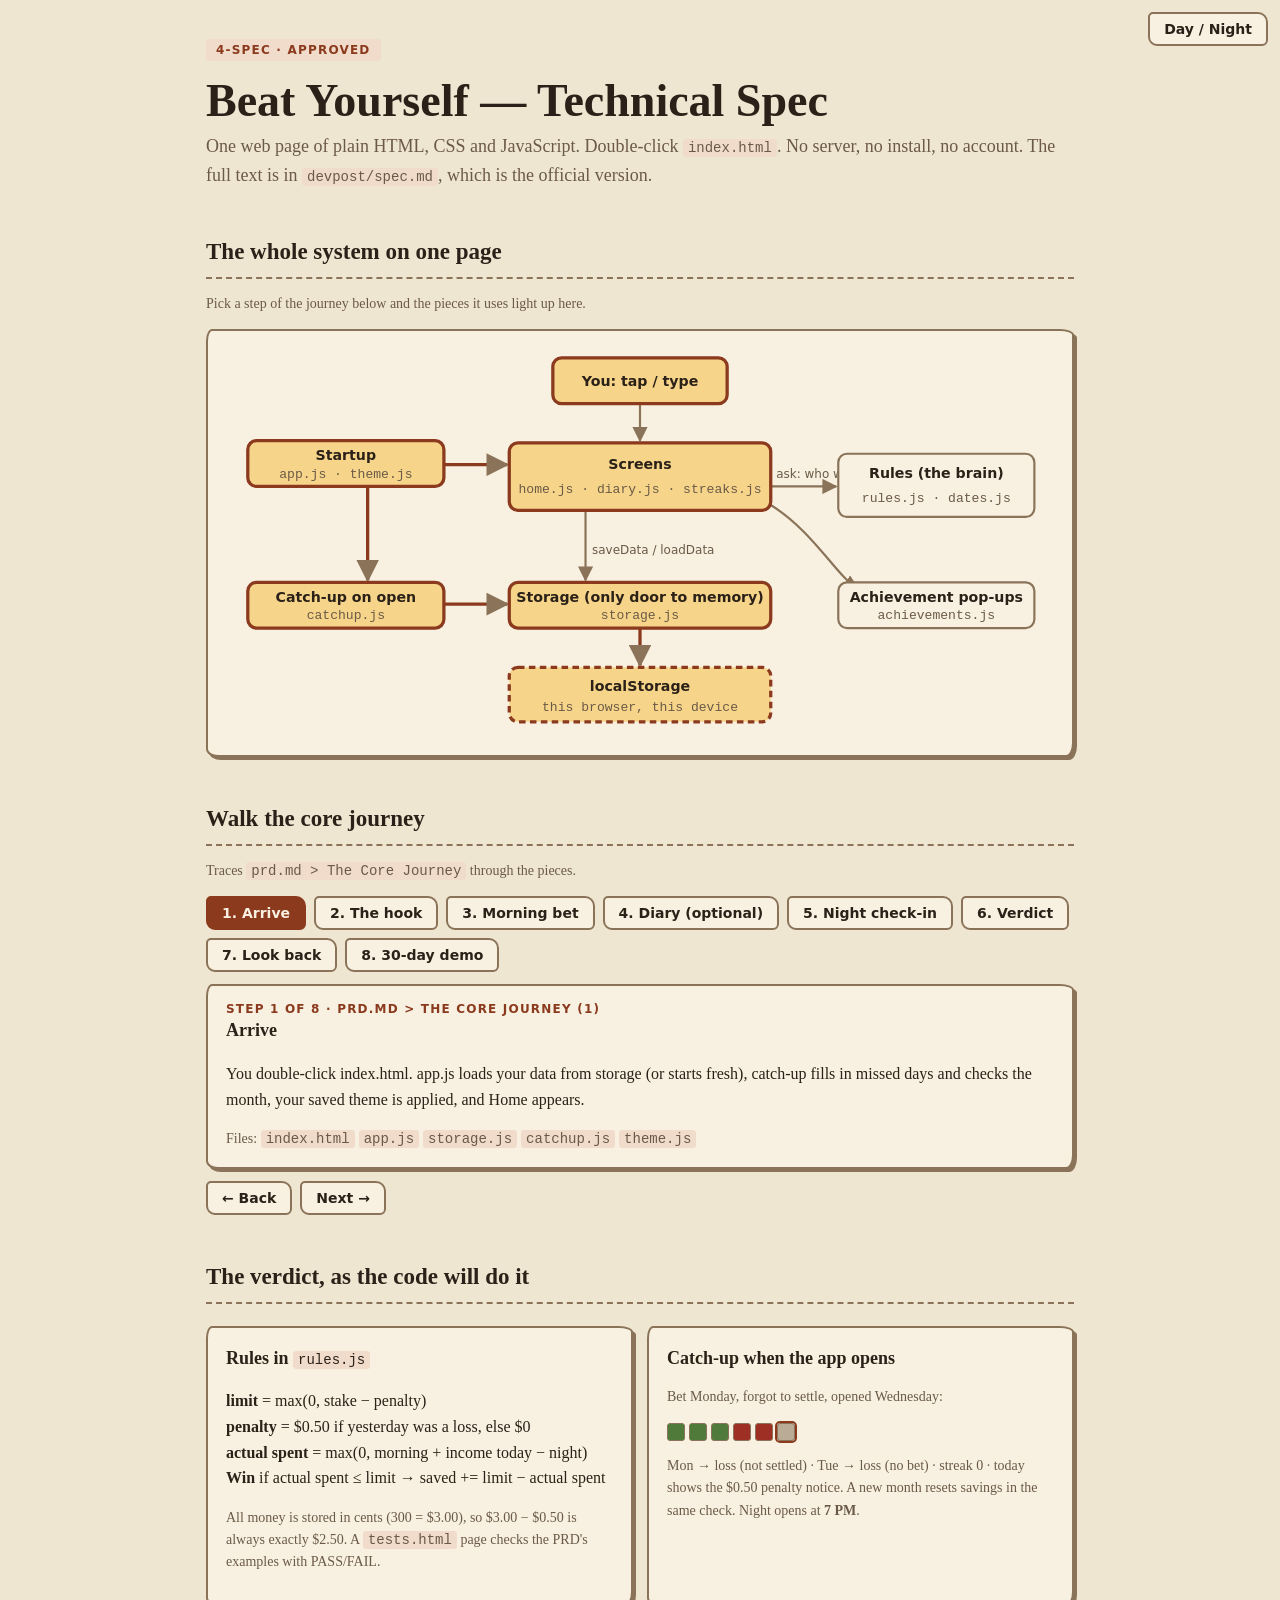
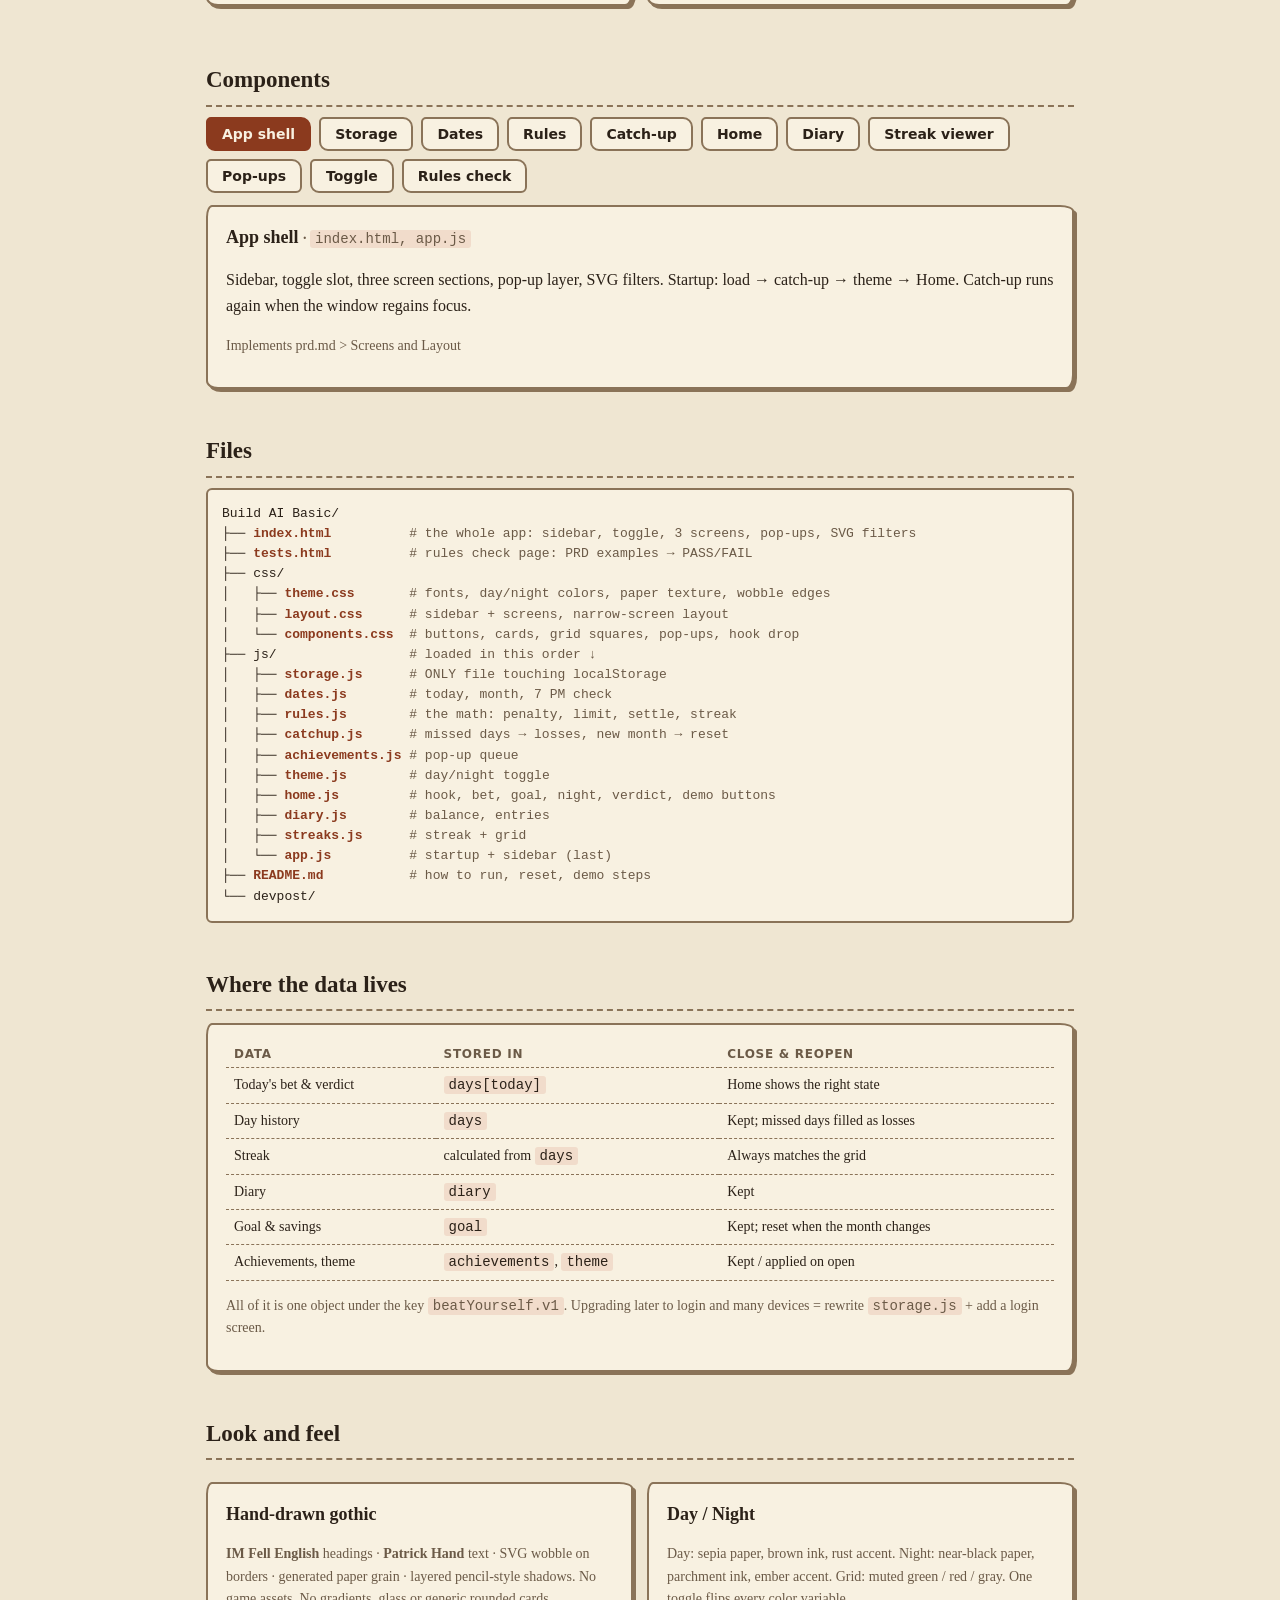
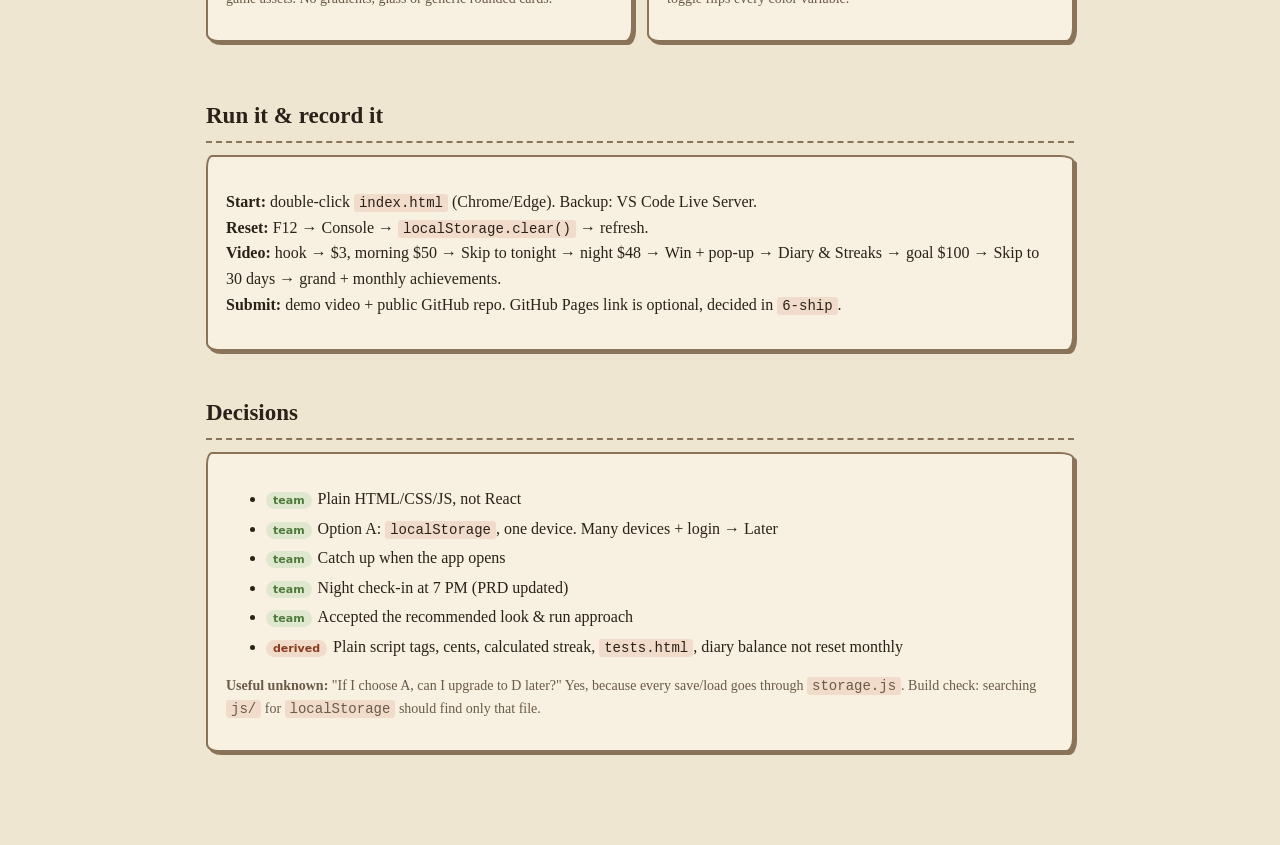
<file: devpost/spec.html>
<!doctype html>
<html lang="en">
<head>
<meta charset="utf-8">
<meta name="viewport" content="width=device-width, initial-scale=1">
<title>Beat Yourself Spec</title>
<style>
:root{
  --bg:#efe6d2; --paper:#f8f1e1; --ink:#2b2118; --muted:#6b5a47; --line:#8a7358;
  --accent:#8b3a1e; --accent-soft:#f1dccb; --win:#4f7a3a; --win-soft:#dfe8cf;
  --lose:#9e2f24; --lose-soft:#f2d6cf; --gray:#b9ab95; --hi:#f6d58a;
}
@media (prefers-color-scheme: dark){
  :root:not([data-theme="light"]){
    --bg:#16120e; --paper:#221c16; --ink:#eadfca; --muted:#b3a28a; --line:#6e5b45;
    --accent:#e08a5c; --accent-soft:#3a2418; --win:#93c47d; --win-soft:#24301c;
    --lose:#e8857a; --lose-soft:#3a1d1a; --gray:#5a4e40; --hi:#5a4318;
  }
}
:root[data-theme="dark"]{
  --bg:#16120e; --paper:#221c16; --ink:#eadfca; --muted:#b3a28a; --line:#6e5b45;
  --accent:#e08a5c; --accent-soft:#3a2418; --win:#93c47d; --win-soft:#24301c;
  --lose:#e8857a; --lose-soft:#3a1d1a; --gray:#5a4e40; --hi:#5a4318;
}
*{box-sizing:border-box}
body{margin:0;background:var(--bg);color:var(--ink);font:16px/1.6 Georgia,"Times New Roman",serif}
main{max-width:900px;margin:0 auto;padding:36px 16px 80px}
.tag{display:inline-block;font:600 12px/1 system-ui,sans-serif;letter-spacing:.1em;text-transform:uppercase;color:var(--accent);background:var(--accent-soft);padding:5px 10px;border-radius:3px}
h1{font-size:clamp(30px,6vw,46px);line-height:1.1;margin:14px 0 6px}
h2{font-size:23px;margin:44px 0 10px;border-bottom:2px dashed var(--line);padding-bottom:6px}
h3{margin:0 0 6px;font-size:18px}
p.lede{color:var(--muted);font-size:18px;margin:0}
.card{background:var(--paper);border:2px solid var(--line);border-radius:6px 14px 8px 12px/12px 6px 14px 8px;padding:16px 18px;margin:12px 0;box-shadow:3px 3px 0 var(--line)}
.grid2{display:grid;grid-template-columns:1fr 1fr;gap:14px}
@media (max-width:640px){.grid2{grid-template-columns:1fr}}
.small{font-size:14px;color:var(--muted)}
code{font:14px ui-monospace,Consolas,monospace;background:var(--accent-soft);padding:1px 5px;border-radius:3px}
svg{max-width:100%;height:auto;display:block}
.btn{font:600 14px system-ui,sans-serif;background:var(--paper);color:var(--ink);border:2px solid var(--line);padding:7px 14px;border-radius:5px 10px 6px 9px;cursor:pointer}
.btn[aria-pressed="true"],.btn[aria-selected="true"]{background:var(--accent);color:var(--paper);border-color:var(--accent)}
.row{display:flex;flex-wrap:wrap;gap:8px;margin:10px 0}
/* diagram */
.node rect{fill:var(--paper);stroke:var(--line);stroke-width:2}
.node text{fill:var(--ink);font:600 13px system-ui,sans-serif}
.node .sub{fill:var(--muted);font:12px ui-monospace,Consolas,monospace}
.node.on rect{fill:var(--hi);stroke:var(--accent);stroke-width:3}
.edge{stroke:var(--line);stroke-width:2;fill:none}
.edge.on{stroke:var(--accent);stroke-width:3}
.elabel{fill:var(--muted);font:11px system-ui,sans-serif}
/* stepper */
.step-body{min-height:150px}
.step-num{font:700 12px system-ui,sans-serif;letter-spacing:.1em;text-transform:uppercase;color:var(--accent)}
.files{margin-top:8px}
.files code{display:inline-block;margin:2px 4px 2px 0}
/* tree */
pre.tree{background:var(--paper);border:2px solid var(--line);border-radius:6px;padding:14px;overflow-x:auto;font:13px/1.55 ui-monospace,Consolas,monospace;margin:0}
pre.tree .f{color:var(--accent);font-weight:700}
pre.tree .c{color:var(--muted)}
.comp{display:none}.comp.on{display:block}
table{border-collapse:collapse;width:100%;font-size:14px}
th,td{border-bottom:1px dashed var(--line);padding:6px 8px;text-align:left;vertical-align:top}
th{font:700 12px system-ui,sans-serif;letter-spacing:.06em;text-transform:uppercase;color:var(--muted)}
.tblwrap{overflow-x:auto}
.decide li{margin:4px 0}
.pill{font:600 11px system-ui,sans-serif;padding:2px 7px;border-radius:9px;margin-right:6px;white-space:nowrap}
.pill.team{background:var(--win-soft);color:var(--win)}
.pill.agent{background:var(--accent-soft);color:var(--accent)}
.daygrid{display:grid;grid-template-columns:repeat(7,18px);gap:4px;margin:8px 0}
.daygrid span{width:18px;height:18px;border-radius:3px;border:1px solid var(--line)}
.w{background:var(--win)}.l{background:var(--lose)}.g{background:var(--gray)}
.toggle{position:fixed;top:12px;right:12px}
</style>
</head>
<body>
<button class="btn toggle" id="themeBtn" type="button">Day / Night</button>
<main>
  <span class="tag">4-spec · approved</span>
  <h1>Beat Yourself — Technical Spec</h1>
  <p class="lede">One web page of plain HTML, CSS and JavaScript. Double-click <code>index.html</code>. No server, no install, no account. The full text is in <code>devpost/spec.md</code>, which is the official version.</p>

  <h2>The whole system on one page</h2>
  <p class="small">Pick a step of the journey below and the pieces it uses light up here.</p>
  <div class="card">
  <svg id="arch" viewBox="0 0 760 360" role="img" aria-label="Architecture: screens call rules and storage; storage writes localStorage; app.js runs catch-up on open">
    <defs><marker id="ar" viewBox="0 0 10 10" refX="9" refY="5" markerWidth="7" markerHeight="7" orient="auto"><path d="M0,0L10,5L0,10z" fill="currentColor" style="color:var(--line)"/></marker></defs>
    <!-- edges -->
    <path class="edge" data-e="user-screens" d="M380 52 V86" marker-end="url(#ar)"/>
    <path class="edge" data-e="screens-rules" d="M500 128 H560" marker-end="url(#ar)"/>
    <path class="edge" data-e="screens-storage" d="M330 150 V214" marker-end="url(#ar)"/>
    <path class="edge" data-e="storage-ls" d="M380 258 V292" marker-end="url(#ar)"/>
    <path class="edge" data-e="app-catchup" d="M130 128 V214" marker-end="url(#ar)"/>
    <path class="edge" data-e="catchup-storage" d="M200 236 H258" marker-end="url(#ar)"/>
    <path class="edge" data-e="app-screens" d="M200 108 H258" marker-end="url(#ar)"/>
    <path class="edge" data-e="screens-pop" d="M500 145 C540 170 560 210 580 222" marker-end="url(#ar)"/>
    <text class="elabel" x="336" y="190">saveData / loadData</text>
    <text class="elabel" x="505" y="120">ask: who won?</text>
    <!-- nodes -->
    <g class="node" data-n="user"><rect x="300" y="10" width="160" height="42" rx="8"/><text x="380" y="36" text-anchor="middle">You: tap / type</text></g>
    <g class="node" data-n="screens"><rect x="260" y="88" width="240" height="62" rx="8"/><text x="380" y="112" text-anchor="middle">Screens</text><text class="sub" x="380" y="134" text-anchor="middle">home.js · diary.js · streaks.js</text></g>
    <g class="node" data-n="rules"><rect x="562" y="98" width="180" height="58" rx="8"/><text x="652" y="120" text-anchor="middle">Rules (the brain)</text><text class="sub" x="652" y="142" text-anchor="middle">rules.js · dates.js</text></g>
    <g class="node" data-n="app"><rect x="20" y="86" width="180" height="42" rx="8"/><text x="110" y="104" text-anchor="middle">Startup</text><text class="sub" x="110" y="120" text-anchor="middle">app.js · theme.js</text></g>
    <g class="node" data-n="catchup"><rect x="20" y="216" width="180" height="42" rx="8"/><text x="110" y="234" text-anchor="middle">Catch-up on open</text><text class="sub" x="110" y="250" text-anchor="middle">catchup.js</text></g>
    <g class="node" data-n="storage"><rect x="260" y="216" width="240" height="42" rx="8"/><text x="380" y="234" text-anchor="middle">Storage (only door to memory)</text><text class="sub" x="380" y="250" text-anchor="middle">storage.js</text></g>
    <g class="node" data-n="pop"><rect x="562" y="216" width="180" height="42" rx="8"/><text x="652" y="234" text-anchor="middle">Achievement pop-ups</text><text class="sub" x="652" y="250" text-anchor="middle">achievements.js</text></g>
    <g class="node" data-n="ls"><rect x="260" y="294" width="240" height="50" rx="8" stroke-dasharray="6 4"/><text x="380" y="316" text-anchor="middle">localStorage</text><text class="sub" x="380" y="334" text-anchor="middle">this browser, this device</text></g>
  </svg>
  </div>

  <h2>Walk the core journey</h2>
  <p class="small">Traces <code>prd.md &gt; The Core Journey</code> through the pieces.</p>
  <div class="row" id="stepBtns" role="tablist"></div>
  <div class="card step-body" id="stepBody" aria-live="polite"></div>
  <div class="row"><button class="btn" id="prev" type="button">← Back</button><button class="btn" id="next" type="button">Next →</button></div>

  <h2>The verdict, as the code will do it</h2>
  <div class="grid2">
    <div class="card">
      <h3>Rules in <code>rules.js</code></h3>
      <p><b>limit</b> = max(0, stake − penalty)<br>
      <b>penalty</b> = $0.50 if yesterday was a loss, else $0<br>
      <b>actual spent</b> = max(0, morning + income today − night)<br>
      <b>Win</b> if actual spent ≤ limit → saved += limit − actual spent</p>
      <p class="small">All money is stored in cents (300 = $3.00), so $3.00 − $0.50 is always exactly $2.50. A <code>tests.html</code> page checks the PRD's examples with PASS/FAIL.</p>
    </div>
    <div class="card">
      <h3>Catch-up when the app opens</h3>
      <p class="small">Bet Monday, forgot to settle, opened Wednesday:</p>
      <div class="daygrid" aria-label="Example grid: wins, then two red missed days"><span class="w"></span><span class="w"></span><span class="w"></span><span class="l"></span><span class="l"></span><span class="g" style="outline:2px solid var(--accent)"></span></div>
      <p class="small">Mon → loss (not settled) · Tue → loss (no bet) · streak 0 · today shows the $0.50 penalty notice. A new month resets savings in the same check. Night opens at <b>7 PM</b>.</p>
    </div>
  </div>

  <h2>Components</h2>
  <div class="row" id="compBtns" role="tablist"></div>
  <div class="card" id="compBox"></div>

  <h2>Files</h2>
<pre class="tree">Build AI Basic/
├── <span class="f">index.html</span>          <span class="c"># the whole app: sidebar, toggle, 3 screens, pop-ups, SVG filters</span>
├── <span class="f">tests.html</span>          <span class="c"># rules check page: PRD examples → PASS/FAIL</span>
├── css/
│   ├── <span class="f">theme.css</span>       <span class="c"># fonts, day/night colors, paper texture, wobble edges</span>
│   ├── <span class="f">layout.css</span>      <span class="c"># sidebar + screens, narrow-screen layout</span>
│   └── <span class="f">components.css</span>  <span class="c"># buttons, cards, grid squares, pop-ups, hook drop</span>
├── js/                 <span class="c"># loaded in this order ↓</span>
│   ├── <span class="f">storage.js</span>      <span class="c"># ONLY file touching localStorage</span>
│   ├── <span class="f">dates.js</span>        <span class="c"># today, month, 7 PM check</span>
│   ├── <span class="f">rules.js</span>        <span class="c"># the math: penalty, limit, settle, streak</span>
│   ├── <span class="f">catchup.js</span>      <span class="c"># missed days → losses, new month → reset</span>
│   ├── <span class="f">achievements.js</span> <span class="c"># pop-up queue</span>
│   ├── <span class="f">theme.js</span>        <span class="c"># day/night toggle</span>
│   ├── <span class="f">home.js</span>         <span class="c"># hook, bet, goal, night, verdict, demo buttons</span>
│   ├── <span class="f">diary.js</span>        <span class="c"># balance, entries</span>
│   ├── <span class="f">streaks.js</span>      <span class="c"># streak + grid</span>
│   └── <span class="f">app.js</span>          <span class="c"># startup + sidebar (last)</span>
├── <span class="f">README.md</span>           <span class="c"># how to run, reset, demo steps</span>
└── devpost/</pre>

  <h2>Where the data lives</h2>
  <div class="card tblwrap"><table>
    <tr><th>Data</th><th>Stored in</th><th>Close &amp; reopen</th></tr>
    <tr><td>Today's bet &amp; verdict</td><td><code>days[today]</code></td><td>Home shows the right state</td></tr>
    <tr><td>Day history</td><td><code>days</code></td><td>Kept; missed days filled as losses</td></tr>
    <tr><td>Streak</td><td>calculated from <code>days</code></td><td>Always matches the grid</td></tr>
    <tr><td>Diary</td><td><code>diary</code></td><td>Kept</td></tr>
    <tr><td>Goal &amp; savings</td><td><code>goal</code></td><td>Kept; reset when the month changes</td></tr>
    <tr><td>Achievements, theme</td><td><code>achievements</code>, <code>theme</code></td><td>Kept / applied on open</td></tr>
  </table>
  <p class="small">All of it is one object under the key <code>beatYourself.v1</code>. Upgrading later to login and many devices = rewrite <code>storage.js</code> + add a login screen.</p></div>

  <h2>Look and feel</h2>
  <div class="grid2">
    <div class="card"><h3>Hand-drawn gothic</h3><p class="small"><b>IM Fell English</b> headings · <b>Patrick Hand</b> text · SVG wobble on borders · generated paper grain · layered pencil-style shadows. No game assets. No gradients, glass or generic rounded cards.</p></div>
    <div class="card"><h3>Day / Night</h3><p class="small">Day: sepia paper, brown ink, rust accent. Night: near-black paper, parchment ink, ember accent. Grid: muted green / red / gray. One toggle flips every color variable.</p></div>
  </div>

  <h2>Run it &amp; record it</h2>
  <div class="card">
    <p><b>Start:</b> double-click <code>index.html</code> (Chrome/Edge). Backup: VS Code Live Server.<br>
    <b>Reset:</b> F12 → Console → <code>localStorage.clear()</code> → refresh.<br>
    <b>Video:</b> hook → $3, morning $50 → Skip to tonight → night $48 → Win + pop-up → Diary &amp; Streaks → goal $100 → Skip to 30 days → grand + monthly achievements.<br>
    <b>Submit:</b> demo video + public GitHub repo. GitHub Pages link is optional, decided in <code>6-ship</code>.</p>
  </div>

  <h2>Decisions</h2>
  <div class="card"><ul class="decide">
    <li><span class="pill team">team</span>Plain HTML/CSS/JS, not React</li>
    <li><span class="pill team">team</span>Option A: <code>localStorage</code>, one device. Many devices + login → Later</li>
    <li><span class="pill team">team</span>Catch up when the app opens</li>
    <li><span class="pill team">team</span>Night check-in at 7 PM (PRD updated)</li>
    <li><span class="pill team">team</span>Accepted the recommended look &amp; run approach</li>
    <li><span class="pill agent">derived</span>Plain script tags, cents, calculated streak, <code>tests.html</code>, diary balance not reset monthly</li>
  </ul>
  <p class="small"><b>Useful unknown:</b> "If I choose A, can I upgrade to D later?" Yes, because every save/load goes through <code>storage.js</code>. Build check: searching <code>js/</code> for <code>localStorage</code> should find only that file.</p></div>
</main>
<script>
(function(){
  var root=document.documentElement, tb=document.getElementById('themeBtn');
  try{var t=localStorage.getItem('specTheme'); if(t) root.setAttribute('data-theme',t);}catch(e){}
  tb.onclick=function(){
    var dark=root.getAttribute('data-theme')==='dark'||(!root.getAttribute('data-theme')&&matchMedia('(prefers-color-scheme: dark)').matches);
    var n=dark?'light':'dark'; root.setAttribute('data-theme',n);
    try{localStorage.setItem('specTheme',n);}catch(e){}
  };

  var steps=[
    {t:'Arrive',prd:'The Core Journey (1)',d:'You double-click index.html. app.js loads your data from storage (or starts fresh), catch-up fills in missed days and checks the month, your saved theme is applied, and Home appears.',n:['user','app','catchup','storage','ls','screens'],e:['app-catchup','catchup-storage','storage-ls','app-screens'],f:['index.html','app.js','storage.js','catchup.js','theme.js']},
    {t:'The hook',prd:'The Core Journey (2)',d:'home.js shows "Do you think you can beat yourself?" and a CSS animation drops it in from the top.',n:['screens'],e:[],f:['home.js','components.css']},
    {t:'Morning bet',prd:'Morning Bet · Monthly Goal',d:'If yesterday was a loss, the rules say so and the penalty notice shows. You tap $3 and type $50. home.js checks the input, rules.js works out the limit ($3 or $2.50), and storage saves today\'s record.',n:['user','screens','rules','storage','ls'],e:['user-screens','screens-rules','screens-storage','storage-ls'],f:['home.js','rules.js','storage.js']},
    {t:'Diary (optional)',prd:'Diary',d:'You add "part-time pay, $100, income". diary.js adds it with today\'s date, storage saves it, and the balance updates. Only today\'s income counts in tonight\'s verdict.',n:['user','screens','storage','ls'],e:['user-screens','screens-storage','storage-ls'],f:['diary.js','storage.js']},
    {t:'Night check-in',prd:'Night Check-in and Verdict · Demo Buttons',d:'At 7 PM (dates.js checks the clock), or right away with "Skip to tonight", Home shows the night balance input.',n:['screens','rules'],e:['screens-rules'],f:['home.js','dates.js']},
    {t:'Verdict',prd:'Night Check-in and Verdict · Streaks and Achievements',d:'You type $48. rules.js: 50 + 0 − 48 = $2 spent ≤ $3 limit → Win, saved $1. Storage records it, savings go up, and achievements.js stamps the pop-up.',n:['user','screens','rules','storage','ls','pop'],e:['user-screens','screens-rules','screens-storage','storage-ls','screens-pop'],f:['home.js','rules.js','storage.js','achievements.js']},
    {t:'Look back',prd:'Streak Viewer',d:'streaks.js reads the day records and draws green / red / gray squares. The streak number is calculated by rules.js, so it always matches Home.',n:['screens','rules','storage'],e:['screens-rules','screens-storage'],f:['streaks.js','rules.js']},
    {t:'30-day demo',prd:'Demo Buttons',d:'"Skip to 30 days of success" writes 30 sample winning days (marked demo) ending yesterday, adds their savings to this month, and shows the grand achievement, plus the monthly one if your goal is reached.',n:['user','screens','rules','storage','ls','pop'],e:['user-screens','screens-rules','screens-storage','storage-ls','screens-pop'],f:['home.js','rules.js','storage.js','achievements.js']}
  ];
  var cur=0, sb=document.getElementById('stepBtns'), body=document.getElementById('stepBody');
  steps.forEach(function(s,i){var b=document.createElement('button');b.className='btn';b.type='button';b.setAttribute('role','tab');b.textContent=(i+1)+'. '+s.t;b.onclick=function(){show(i)};sb.appendChild(b);});
  function show(i){
    cur=i; var s=steps[i];
    [].forEach.call(sb.children,function(b,j){b.setAttribute('aria-selected',j===i)});
    body.innerHTML='<div class="step-num">Step '+(i+1)+' of '+steps.length+' · prd.md &gt; '+s.prd+'</div><h3>'+s.t+'</h3><p>'+s.d+'</p><div class="files small">Files: '+s.f.map(function(f){return '<code>'+f+'</code>'}).join('')+'</div>';
    document.querySelectorAll('#arch .node').forEach(function(g){g.classList.toggle('on',s.n.indexOf(g.dataset.n)>-1)});
    document.querySelectorAll('#arch .edge').forEach(function(p){p.classList.toggle('on',s.e.indexOf(p.dataset.e)>-1)});
  }
  document.getElementById('prev').onclick=function(){show((cur+steps.length-1)%steps.length)};
  document.getElementById('next').onclick=function(){show((cur+1)%steps.length)};
  show(0);

  var comps=[
    ['App shell','index.html, app.js','Screens and Layout','Sidebar, toggle slot, three screen sections, pop-up layer, SVG filters. Startup: load → catch-up → theme → Home. Catch-up runs again when the window regains focus.'],
    ['Storage','storage.js','States and Boundaries','loadData() / saveData(data) / defaultData(). One key, beatYourself.v1. Broken data → start fresh, never a blank screen.'],
    ['Dates','dates.js','States and Boundaries','todayKey, monthKey, addDays, isNightOpen (7 PM or later).'],
    ['Rules','rules.js','Night Check-in and Verdict · Morning Bet · Streaks','penaltyFor, limitFor, incomeOn, settleDay, currentStreak, achievementsFor. Pure math in cents: no screen, no storage.'],
    ['Catch-up','catchup.js','Streaks and Achievements · Monthly Goal','Unsettled or skipped days before today → loss (missed). New month → savings $0.'],
    ['Home','home.js','Morning Bet · Monthly Goal · Night · Demo Buttons','Four states: before bet → bet placed (opens 7 PM) → night open → settled. Monthly goal card below. Demo corner.'],
    ['Diary','diary.js','Diary','Balance = starting + income − spending. Add form, newest-first list, empty prompt.'],
    ['Streak viewer','streaks.js','Streak Viewer','Streak number + rows-of-7 grid from last month to today. Green / red / gray, today outlined.'],
    ['Pop-ups','achievements.js','Streaks and Achievements · Monthly Goal','Small win, 30-day grand, monthly goal. Queued and stamped in, fade after ~3s.'],
    ['Toggle','theme.js','Day/Night Toggle','Flips data-theme on the page and saves it.'],
    ['Rules check','tests.html','Night Check-in and Verdict','Runs the PRD examples and shows PASS/FAIL. Dev aid for checking the agent\'s math.']
  ];
  var cb=document.getElementById('compBtns'), box=document.getElementById('compBox');
  comps.forEach(function(c,i){var b=document.createElement('button');b.className='btn';b.type='button';b.setAttribute('role','tab');b.textContent=c[0];b.onclick=function(){comp(i)};cb.appendChild(b);});
  function comp(i){var c=comps[i];[].forEach.call(cb.children,function(b,j){b.setAttribute('aria-selected',j===i)});
    box.innerHTML='<h3>'+c[0]+' <span class="small">· <code>'+c[1]+'</code></span></h3><p>'+c[3]+'</p><p class="small">Implements prd.md &gt; '+c[2]+'</p>';}
  comp(0);
})();
</script>
</body>
</html>
</file>
<file: css/theme.css>
/* Fonts, colors, crumpled paper and scratchy ink edges.
   Every color is a variable, so the sun/moon toggle can swap the whole look.
   Orange is kept for three things only: lit windows, key buttons and the streak number with its flame. */

:root,
[data-theme="day"] {
  --paper: #e4dac1;
  --card: #eee5cd;
  --ink: #17130f;
  --ink-soft: #4d4436;
  --on-ink: #eee5cd;
  --line: #17130f;
  --sky: #aeac93;
  --fog: #c8c3a7;
  --soot: #3f3226;
  --soot-far: #7c735f;
  --pine: #2c3a2b;
  --hatch: rgba(23, 19, 15, 0.55);
  --sun: #e0b84a;
  --moon: #d8d2bd;
  --crater: #a7a08a;
  --window: #3f3226;
  --crow-eye: #d8d2bd;
  --cloud: #ece4cc;
  --soil: #5b4a37;
  --root: #1d1610;
  --stone: #8a7e66;
  --accent: #d9772b;
  --accent-ink: #a3501a;
  --win: #5e6b3a;
  --loss: #8a3322;
  --none: #b0a68e;
  --shade: rgba(23, 19, 15, 0.22);
  --crumple-opacity: 1;
  /* The town as the streak grows: pines green a step at a time, muted moss and olive, lit windows */
  --pine-1: #364832;
  --pine-2: #44583a;
  --moss: #6b7343;
  --olive: #7d7a45;
  --patch: #a8906a;
  --castle: #7a705c;
  --window-lit: #d4893a;
  --window-glow: rgba(222, 140, 58, 0.45);
  /* Achievement pop-ups: a lamplight halo (stronger for the big ones) over a slightly dimmed page */
  --popup-glow: rgba(214, 133, 52, 0.5);
  --popup-glow-strong: rgba(214, 133, 52, 0.78);
  --popup-dim: rgba(23, 19, 15, 0.3);
  /* The streak flame: muted orange with a pale core */
  --flame: #c97c3f;
  --flame-core: #ecd3a0;
  /* Buried treasure: dull gold, old bone, a dusty gem, chest wood */
  --gold: #b8963f;
  --bone: #d3c7a6;
  --gem: #6b8580;
  --wood: #6e5236;
}

/* Night: ink navy and near-black masses, cream ink, lit windows */
[data-theme="night"] {
  --paper: #12151c;
  --card: #1c202a;
  --ink: #e2d8bf;
  --ink-soft: #a1977f;
  --on-ink: #12151c;
  --line: #07080b;
  --sky: #1b2233;
  --fog: #262d40;
  --soot: #0c0e14;
  --soot-far: #161b27;
  --pine: #0a110e;
  --hatch: rgba(0, 0, 0, 0.6);
  --sun: #e0b84a;
  --moon: #d8d2bd;
  --crater: #a7a08a;
  --window: #e8873a;
  --crow-eye: #d8d2bd;
  --cloud: #283044;
  --soil: #0e1016;
  --root: #2b3142;
  --stone: #1c212d;
  --accent: #e8873a;
  --accent-ink: #f0a04b;
  --win: #87935a;
  --loss: #b7563d;
  --none: #3b3f4a;
  --shade: rgba(0, 0, 0, 0.5);
  --crumple-opacity: 0.45;
  /* Darker than they look: the paper overlay lifts dark greens at night */
  --pine-1: #0d1511;
  --pine-2: #111d15;
  --moss: #222c1e;
  --olive: #2c2d1c;
  --patch: #3a3428;
  --castle: #10131b;
  --window-lit: #f2a24e;
  --window-glow: rgba(242, 162, 78, 0.6);
  --popup-glow: rgba(242, 162, 78, 0.38);
  --popup-glow-strong: rgba(242, 162, 78, 0.62);
  --popup-dim: rgba(0, 0, 0, 0.45);
  --flame: #d68a4c;
  --flame-core: #f0cf92;
  --gold: #9c7b35;
  --bone: #4a4740;
  --gem: #2f4644;
  --wood: #2a2018;
}

:root {
  --font-head: "IM Fell English", Georgia, serif;
  --font-body: "Patrick Hand", "Comic Sans MS", cursive;
  /* Small, uneven corners: sharp, never round */
  --rough-a: 3px 7px 2px 6px / 6px 2px 7px 3px;
  --rough-b: 6px 2px 5px 3px / 2px 6px 3px 5px;
  /* Diagonal ink hatching, for shadows and shaded fills */
  --hatching: repeating-linear-gradient(135deg, var(--hatch) 0 1px, transparent 1px 5px);
}

html,
body {
  margin: 0;
  min-height: 100%;
  background: var(--paper);
  color: var(--ink);
  font-family: var(--font-body);
  font-size: 19px;
  line-height: 1.4;
}

/* Crumpled paper over the whole page: ridged noise lit from the top left gives creases,
   with a fine grain on top. Static; it never moves. */
body::after {
  content: "";
  position: fixed;
  inset: 0;
  pointer-events: none;
  z-index: 5;
  opacity: var(--crumple-opacity);
  mix-blend-mode: soft-light;
  background-image:
    url("data:image/svg+xml,%3Csvg xmlns='http://www.w3.org/2000/svg' width='260' height='260'%3E%3Cfilter id='n'%3E%3CfeTurbulence type='fractalNoise' baseFrequency='.85' numOctaves='3' stitchTiles='stitch'/%3E%3CfeColorMatrix values='0 0 0 0 .1 0 0 0 0 .08 0 0 0 0 .05 0 0 0 .55 0'/%3E%3C/filter%3E%3Crect width='100%25' height='100%25' filter='url(%23n)'/%3E%3C/svg%3E"),
    url("data:image/svg+xml,%3Csvg xmlns='http://www.w3.org/2000/svg' width='700' height='700'%3E%3Cfilter id='c'%3E%3CfeTurbulence type='turbulence' baseFrequency='.012' numOctaves='3' seed='4' stitchTiles='stitch'/%3E%3CfeDiffuseLighting surfaceScale='4' lighting-color='%23fff'%3E%3CfeDistantLight azimuth='225' elevation='50'/%3E%3C/feDiffuseLighting%3E%3C/filter%3E%3Crect width='100%25' height='100%25' filter='url(%23c)'/%3E%3C/svg%3E");
}

h1, h2, h3,
.brand {
  font-family: var(--font-head);
  font-weight: 400;
}

.svg-defs {
  position: absolute;
}

/* A sketched box: the border and fill sit on a scratchy layer behind the content,
   with a hatched shadow beneath, so the edges look inked but the text stays crisp. */
.sketch {
  position: relative;
  isolation: isolate;
}

.sketch::before,
.sketch::after {
  content: "";
  position: absolute;
  inset: 0;
  border-radius: var(--rough-a);
  filter: url(#wobble);
}

.sketch::before {
  z-index: -1;
  background: var(--card);
  border: 2.5px solid var(--ink);
}

.sketch::after {
  z-index: -2;
  transform: translate(6px, 7px);
  background: var(--hatching);
}
</file>
<file: css/layout.css>
/* Sidebar on the left, the main area on the right, one screen visible at a time.
   Behind the main area runs one continuous scene: sky, then the edge trees and town,
   then ground and soil that stretch as far as the page goes. */

.shell {
  position: relative;
  z-index: 1;
  display: grid;
  grid-template-columns: 190px 1fr;
  min-height: 100vh;
}

.sidebar {
  padding: 28px 18px;
  background: var(--card);
  border-right: 3px solid var(--ink);
  filter: url(#wobble);
}

.brand {
  margin: 0 0 28px;
  font-size: 30px;
  line-height: 1.05;
  color: var(--ink);
}

.nav-list {
  list-style: none;
  margin: 0;
  padding: 0;
  display: grid;
  gap: 6px;
}

.main {
  /* Where the ground line sits, and how wide the edge trees/town panels are.
     The panels stay in the space beside the 560px cards, so the town is never hidden. */
  --ground-y: 560px;
  --edge-w: clamp(100px, min(24cqw, (100cqw - 620px) / 2), 360px);
  position: relative;
  display: flex;
  flex-direction: column;
  min-width: 0;
}

/* ---------- The scene ---------- */
.scene {
  position: absolute;
  inset: 0;
  z-index: 0;
  overflow: hidden;
  pointer-events: none;
  background: linear-gradient(var(--sky), var(--fog) var(--ground-y));
  /* cqw in --edge-w means a share of the scene's width */
  container-type: size;
}

.scene-sky {
  position: absolute;
  top: 0;
  left: 0;
  right: 0;
  height: 320px;
}

.scene-sky svg,
.scene-earth svg {
  display: block;
  width: 100%;
  height: 100%;
}

/* Ground and soil: from the ground line to the very bottom of the page */
.scene-earth {
  position: absolute;
  top: calc(var(--ground-y) - 14px);
  left: 0;
  right: 0;
  bottom: 0;
}

/* The edge panels' ground line (y=380 of 540) lands exactly on --ground-y; roots hang below it */
.scene-edge {
  position: absolute;
  top: calc(var(--ground-y) - var(--edge-w) * 380 / 360);
  width: var(--edge-w);
  height: calc(var(--edge-w) * 1.5);
  /* Leaves on the far tree may reach past the panel's edge */
  overflow: visible;
}

.scene-left { left: 0; }
.scene-right { right: 0; }

/* Buried treasure: in the soil beside the cards, just below the left town's roots */
.scene-treasure {
  position: absolute;
  top: calc(var(--ground-y) + var(--edge-w) * 160 / 360 + 24px);
  /* As wide as fits in the soil beside the 560px cards, centered there */
  --gutter: calc((100cqw - 560px) / 2);
  --tw: min(240px, var(--gutter) - 16px);
  left: calc((var(--gutter) - var(--tw)) / 2);
  width: var(--tw);
  aspect-ratio: 220 / 120;
}

/* Content sits above the scene; empty space lets clicks through to it (the crow) */
.band,
.screen {
  position: relative;
  z-index: 1;
}

.band {
  height: 168px;
  pointer-events: none;
}

.band .theme-slot,
.band .notice {
  pointer-events: auto;
}

.screen {
  pointer-events: none;
}

.screen :is(.card, .sketch, .entries, .empty-note, .screen-head) {
  pointer-events: auto;
}

.band .hook {
  position: absolute;
  left: 50%;
  top: 16px;
  transform: translateX(-50%);
  width: max-content;
  max-width: calc(100% - 240px);
  pointer-events: none;
}

.band .theme-slot {
  position: absolute;
  top: 12px;
  right: 20px;
}

.band .notice {
  position: absolute;
  top: 12px;
  left: 16px;
  z-index: 2;
  max-width: 40%;
}

.screen {
  flex: 1 0 auto;
  display: flex;
  flex-direction: column;
  padding: 0 24px 40px;
}

.screen[hidden] {
  display: none;
}

.home-play {
  display: grid;
  justify-items: center;
  gap: 18px;
  padding-top: 18px;
}

/* Narrower than this, the cards fill the middle and would hide the town.
   The ground rises to the streak badge instead, and the town stands on either side of it.
   The treasure has no soil left beside the cards, so it sits under the last card. */
@media (max-width: 1180px) {
  .main {
    --ground-y: 236px;
    --edge-w: clamp(96px, (100cqw - 220px) / 2, 190px);
  }

  .screen {
    padding-bottom: 160px;
  }

  /* The town reaches up into the band here: the sun sits in the corner above the right pines */
  .band .theme-slot {
    top: 4px;
    right: 4px;
  }

  .band .theme-toggle {
    width: 72px;
    height: 72px;
  }

  .scene-treasure {
    top: auto;
    bottom: 16px;
    left: calc(50% - 110px);
    width: 220px;
  }
}

@media (max-width: 720px) {
  html, body { font-size: 17px; }

  .shell {
    grid-template-columns: 1fr;
  }

  .sidebar {
    display: flex;
    align-items: center;
    gap: 16px;
    padding: 12px 16px;
    border-right: 0;
    border-bottom: 3px solid var(--ink);
  }

  .brand {
    margin: 0;
    font-size: 22px;
  }

  .nav-list {
    grid-auto-flow: column;
  }

  .main {
    --ground-y: 164px;
    --edge-w: clamp(84px, (100cqw - 150px) / 2, 150px);
  }

  .scene-sky {
    height: 240px;
  }

  .band {
    height: 100px;
  }

  .band .hook {
    top: 10px;
    max-width: calc(100% - 150px);
  }

  /* Flush with the edge (only ray tips reach it), clear of the crow on the spire */
  .band .theme-slot {
    right: 0;
  }

  .band .theme-toggle {
    width: 60px;
    height: 60px;
  }

  .band .notice {
    max-width: calc(100% - 32px);
  }

  .screen {
    padding-left: 16px;
    padding-right: 16px;
  }

  .home-play {
    gap: 12px;
    padding-top: 12px;
  }
}
</file>
<file: css/components.css>
/* Buttons, cards, inputs, the inked band, the sun/moon and the verdict.
   Motion is kept to four moments: the win stamp, the goal bar filling, the crow's hop,
   and the town changing when the streak reaches a new stage. */

/* ---------- Hook (in the band) ---------- */
.hook {
  margin: 0;
  text-align: center;
  font-size: clamp(22px, 3.4vw, 42px);
  line-height: 1.08;
  color: var(--ink);
  text-shadow: 0 0 6px var(--fog), 0 0 14px var(--fog), 0 0 2px var(--fog);
}

/* ---------- Scene art ---------- */
.hatch-line { stroke: var(--hatch); stroke-width: 1.3; }

.scene-ink {
  stroke: var(--line);
  stroke-width: 2.4;
  stroke-linejoin: miter;
  stroke-linecap: square;
}

.scene-ink .pine { fill: var(--pine); }
.scene-ink .soot { fill: var(--soot); }
.scene-ink .shade { fill: url(#hatch); stroke: none; }
.scene-ink .window { fill: var(--window); stroke-width: 1.4; }
.scene-ink .snag { fill: none; stroke: var(--soot); stroke-width: 4; }
.scene-ink .root { fill: none; stroke: var(--root); stroke-width: 2.4; }
.scene-ink .castle { fill: var(--castle); }
.scene-ink .moss { fill: var(--moss); stroke-width: 1.6; }
.scene-ink .olive { fill: var(--olive); stroke-width: 1.6; }
.scene-ink .patch { fill: var(--patch); stroke-width: 1.4; }
.scene-ink .door,
.scene-ink .gate { fill: var(--line); stroke-width: 1.4; }
.scene-ink .portcullis { fill: none; stroke: var(--soot-far); stroke-width: 1.6; }
.scene-ink .grass,
.scene-ink .brick,
.scene-ink .flagpole { fill: none; stroke-width: 1.8; }
.scene-ink .ivy { fill: none; stroke: var(--moss); stroke-width: 3.5; }
.scene-ink .smoke { fill: none; stroke: var(--ink-soft); stroke-width: 1.6; opacity: 0.7; }

/* ---------- The town grows with the streak ----------
   js/scene.js puts stage-1 (7+ days), stage-2 (15+) or stage-3 (30+) on .scene;
   each .grow group is shown only at the stages it lists. */
.scene .grow { opacity: 0; }

.scene:not(.stage-1, .stage-2, .stage-3) .at-0,
.scene.stage-1 .at-1,
.scene.stage-2 .at-2,
.scene.stage-3 .at-3 {
  opacity: 1;
}

.scene.stage-1 { --pine: var(--pine-1); }

.scene.stage-2,
.scene.stage-3 {
  --pine: var(--pine-2);
  --window: var(--window-lit);
}

.scene:is(.stage-2, .stage-3) .window {
  filter: drop-shadow(0 0 3px var(--window-glow));
}

/* At 30 days the crow leaves the spire for the castle keep */
.scene.stage-3 .crow { transform: translate(118.5px, 139px); }

/* ---------- Buried treasure ----------
   js/scene.js puts treasure-1 (25%+ of the monthly goal), treasure-2 (50%+), treasure-3 (80%+)
   or treasure-4 (100%+) on .scene; each .dig group shows from the level it names. */
/* The pocket stays outside the wobble filter: filtering shifts very dark fills, and it must match the soil */
.scene-treasure .pocket { fill: var(--soil); }
.scene-ink .stone { stroke-width: 1.6; }
.scene-ink .gold { fill: var(--gold); stroke-width: 1.6; }
.scene-ink .bone { fill: var(--bone); stroke-width: 1.6; }
.scene-ink .fossil-line { fill: none; stroke-width: 1.2; }
.scene-ink .gem { fill: var(--gem); stroke-width: 1.6; }
.scene-ink .facet { fill: none; stroke-width: 1.2; }
.scene-ink .wood { fill: var(--wood); stroke-width: 1.8; }
.scene-treasure .brick { stroke-width: 1.6; }
.scene-treasure .door { stroke-width: 1.2; }

.scene .dig { opacity: 0; }

.scene:is(.treasure-1, .treasure-2, .treasure-3, .treasure-4) .from-1,
.scene:is(.treasure-2, .treasure-3, .treasure-4) .from-2,
.scene:is(.treasure-3, .treasure-4) .from-3,
.scene.treasure-4 .from-4 {
  opacity: 1;
}

/* A stage or treasure change animates once the page has drawn (is-ready), so opening the app doesn't.
   js/scene.js moves the .grow and .dig groups with GSAP; colors and the crow ease here. */
@media (prefers-reduced-motion: no-preference) {
  .scene.is-ready :is(.pine, .window) { transition: fill 0.8s ease; }
  .scene.is-ready .crow { transition: transform 1s ease-in-out; }
}

/* Crumpled-paper clouds, kept clear of the towers and trees.
   Wide: one cloud rises above the crow's spire. Narrower, the town fills the sky on both sides,
   so only one small cloud stays, between the hook and the streak badge. */
.clouds { stroke: var(--line); stroke-width: 2; stroke-linejoin: miter; }
.cloud { fill: var(--cloud); }
.crease { fill: none; stroke-width: 1.2; opacity: 0.6; }
.cloud-3 { transform: translateY(-70px); }

/* Here the bigger sun reaches this cloud */
@media (max-width: 1300px) {
  .cloud-2 { display: none; }
}

@media (max-width: 1180px) {
  .cloud-0, .cloud-2, .cloud-3 { display: none; }
  .cloud-1 { transform: translate(240px, -92px); }
}

@media (max-width: 720px) {
  .cloud-1 {
    transform-box: fill-box;
    transform-origin: center;
    transform: translate(240px, -118px) scale(0.75);
  }
}

/* Ground and soil tiles */
.soil-base { fill: var(--soil); }
.ground-fill { fill: var(--soil); }
.ground-edge { fill: none; stroke: var(--line); stroke-width: 3; stroke-linejoin: miter; }
.tuft { fill: none; stroke: var(--line); stroke-width: 2; }
.soil-root { fill: none; stroke: var(--root); stroke-width: 1.8; }
.stone { fill: var(--stone); stroke: var(--line); stroke-width: 1.6; stroke-linejoin: miter; }
.speck { stroke: var(--root); stroke-width: 2; stroke-linecap: square; }

/* Parallax: over the first 600px of scrolling, the clouds drift down 150px,
   so they seem to move a little slower than the trees. Plain CSS; skipped where unsupported. */
@supports (animation-timeline: scroll()) {
  @media (prefers-reduced-motion: no-preference) {
    .scene-sky {
      animation: cloud-drift linear both;
      animation-timeline: scroll(root);
      animation-range: 0 600px;
    }
  }
}

@keyframes cloud-drift {
  to { transform: translateY(150px); }
}

.stars { fill: var(--moon); }
[data-theme="day"] .stars { display: none; }

/* ---------- The crow on the tower: click and it hops once ---------- */
.crow {
  transform: translate(150px, 53px);
  cursor: pointer;
  outline: none;
  pointer-events: auto;
}

.crow-body {
  fill: var(--soot);
  stroke: var(--line);
  stroke-width: 1.6;
  stroke-linejoin: miter;
  transform-box: fill-box;
  transform-origin: 50% 100%;
}

[data-theme="night"] .crow-body { fill: #07080b; }
.crow-legs { fill: none; }
.crow-eye { fill: var(--line); stroke: none; }
[data-theme="night"] .crow-eye { fill: var(--crow-eye); }

.crow-wing {
  transform-box: fill-box;
  transform-origin: 0 50%;
}

.crow:focus-visible .crow-body {
  stroke: var(--ink);
  stroke-width: 3;
}

.crow.is-hopping .crow-body {
  animation: crow-hop 0.9s ease-out both;
}

.crow.is-hopping .crow-wing {
  animation: crow-wing 0.9s ease-out both;
}

@keyframes crow-hop {
  0%, 100% { transform: translateY(0); }
  30%      { transform: translateY(-14px) rotate(-6deg); }
  55%      { transform: translateY(0) rotate(0); }
  70%      { transform: translateY(-4px); }
}

@keyframes crow-wing {
  0%, 60%, 100% { transform: rotate(0); }
  25%           { transform: rotate(-35deg); }
  40%           { transform: rotate(10deg); }
}

/* ---------- Sun/moon toggle: a big muted-yellow sun, a cratered moon ---------- */
.theme-toggle {
  width: 88px;
  height: 88px;
  padding: 0;
  border: 0;
  background: none;
  cursor: pointer;
}

.theme-toggle svg {
  width: 100%;
  height: 100%;
  display: block;
  filter: url(#wobble);
  stroke: var(--line);
  stroke-width: 1.6;
  stroke-linecap: square;
  stroke-linejoin: miter;
}

.theme-toggle:hover .sun-disc,
.theme-toggle:hover .moon-disc {
  stroke-width: 2.4;
}

.theme-toggle:focus-visible {
  outline: 2px solid var(--ink);
  outline-offset: 3px;
}

.sun-disc { fill: var(--sun); }
.sun-shade { fill: url(#hatch); stroke: none; }
.sun-rays { fill: none; stroke-width: 2.2; }
.moon-disc { fill: var(--moon); stroke: #07080b; }
.moon-crater { fill: var(--crater); stroke: #07080b; stroke-width: 1; }

/* ---------- Buttons ---------- */
.btn,
.nav-link {
  position: relative;
  isolation: isolate;
  font: inherit;
  color: var(--ink);
  background: none;
  border: 0;
  padding: 8px 18px;
  cursor: pointer;
}

.btn::before {
  content: "";
  position: absolute;
  inset: 0;
  z-index: -1;
  background: var(--card);
  border: 2.5px solid var(--ink);
  border-radius: var(--rough-b);
  filter: url(#wobble);
  box-shadow: 3px 3px 0 0 var(--shade);
}

.btn:hover::before { box-shadow: 4px 4px 0 0 var(--shade); }
.btn:active::before { transform: translate(2px, 2px); box-shadow: none; }

.btn:focus-visible,
.nav-link:focus-visible,
.link-btn:focus-visible,
input:focus-visible {
  outline: 2px solid var(--ink);
  outline-offset: 3px;
}

/* Key buttons (Lock in, Settle up, Save, Add entry): the orange accent */
.btn.primary {
  color: #17130f;
}

.btn.primary::before {
  background: var(--accent);
  border-color: #17130f;
}

/* A picked stake (or the town preview being shown): inked in */
.btn.is-selected,
.btn[aria-pressed="true"] {
  color: var(--on-ink);
}

.btn.is-selected::before,
.btn[aria-pressed="true"]::before {
  background: var(--ink);
}

.btn:disabled {
  cursor: not-allowed;
  opacity: 0.45;
}

.btn:disabled:hover::before { box-shadow: 3px 3px 0 0 var(--shade); }

.tag {
  font-size: 0.75em;
  padding: 0 6px;
  margin-left: 4px;
  border: 1px solid currentColor;
  border-radius: 2px;
}

/* ---------- Sidebar links ---------- */
.nav-link {
  width: 100%;
  text-align: left;
  font-size: 21px;
  padding: 4px 8px;
}

.nav-link.is-active {
  color: var(--ink);
  text-decoration: underline solid var(--ink) 3px;
  text-underline-offset: 6px;
}

.nav-link:disabled {
  cursor: default;
  color: var(--ink-soft);
  opacity: 0.6;
}

.soon {
  font-size: 0.65em;
  font-style: italic;
}

/* ---------- Cards ---------- */
.card {
  width: min(100%, 560px);
  box-sizing: border-box;
  padding: 24px 28px;
}

.card p {
  margin: 0 0 10px;
}

.eyebrow {
  font-family: var(--font-head);
  font-style: italic;
  color: var(--ink-soft);
}

.bet-sentence,
.big-line {
  font-family: var(--font-head);
  font-size: 28px;
  line-height: 1.15;
}

.muted {
  color: var(--ink-soft);
}

.stakes {
  display: flex;
  flex-wrap: wrap;
  gap: 10px;
  margin: 16px 0 18px;
}

.stake {
  min-width: 64px;
  font-size: 22px;
}

/* ---------- Inputs ---------- */
.field {
  display: grid;
  gap: 4px;
  margin-bottom: 14px;
}

.field[hidden],
.btn[hidden] {
  display: none;
}

.field label {
  color: var(--ink-soft);
}

.field input {
  font: inherit;
  font-size: 22px;
  color: var(--ink);
  background: transparent;
  border: 0;
  border-bottom: 2px solid var(--ink);
  padding: 4px 2px;
  max-width: 240px;
  filter: url(#wobble);
}

.field input::placeholder {
  color: var(--ink-soft);
  opacity: 0.6;
}

.field-error {
  min-height: 1.2em;
  margin: 0;
  color: var(--loss);
  font-size: 0.9em;
}

.hint {
  font-size: 0.9em;
  color: var(--ink-soft);
}

/* ---------- Verdict ---------- */
.verdict {
  text-align: center;
}

.verdict-word {
  font-family: var(--font-head);
  font-size: 72px;
  line-height: 1;
  letter-spacing: 2px;
  margin: 0 0 8px !important;
  animation: stamp 0.45s cubic-bezier(0.3, 1.6, 0.5, 1) both;
}

.verdict-win .verdict-word { color: var(--win); }
.verdict-loss .verdict-word { color: var(--loss); }

.verdict-line {
  font-family: var(--font-head);
  font-style: italic;
  font-size: 22px;
}

.math {
  font-size: 0.9em;
}

@keyframes stamp {
  from { transform: scale(2.2) rotate(-12deg); opacity: 0; }
  to   { transform: scale(1) rotate(-3deg); opacity: 1; }
}

/* ---------- Streak and penalty ---------- */
.home-card {
  display: grid;
  justify-items: center;
  gap: 18px;
  width: 100%;
}

.streak-badge {
  margin: 0;
  padding: 4px 18px;
  font-size: 20px;
  transform: rotate(-1.5deg);
}

/* The streak number: one of the three places orange is allowed */
.streak-badge strong {
  font-size: 28px;
  color: var(--accent-ink);
}

/* A small inked flame beside it, only while the streak is 1 or more.
   js/home.js flares it once on a new streak; otherwise it stands still. */
.streak-flame {
  width: 20px;
  height: 27px;
  margin: 0 3px 0 2px;
  vertical-align: -4px;
  overflow: visible;
}

.streak-flame .flame-fill { fill: var(--flame); }
.streak-flame .flame-hatch { fill: none; stroke: var(--hatch); stroke-width: 1.1; }
.streak-flame .flame-core { fill: var(--flame-core); stroke: var(--ink); stroke-width: 1.1; stroke-linejoin: round; }
.streak-flame .flame-outline { fill: none; stroke: var(--ink); stroke-width: 1.7; stroke-linejoin: round; }

.penalty-notice {
  transform: rotate(0.6deg);
}

/* Solid ink, with a hatched strip down the left edge */
.penalty-notice {
  padding-left: 40px;
}

.penalty-notice::before {
  background: var(--hatching) 0 0 / 16px 100% no-repeat, var(--card);
}

.penalty-notice strong,
.limit-preview {
  color: var(--loss);
}

/* ---------- Achievement pop-ups ----------
   js/achievements.js stamps each card in and out with GSAP and fades the dim layer;
   the styles here are the settled state, which is all reduced motion shows. */
.popup-dim {
  position: fixed;
  inset: 0;
  z-index: 9;
  background: var(--popup-dim);
  pointer-events: none;
  opacity: 0;
  visibility: hidden;
}

.popups {
  position: fixed;
  top: 18vh;
  left: 0;
  right: 0;
  z-index: 10;
  display: flex;
  justify-content: center;
  padding: 0 16px;
  pointer-events: none;
}

.popup {
  pointer-events: auto;
  display: grid;
  gap: 6px;
  box-sizing: border-box;
  min-width: min(340px, 100%);
  max-width: 100%;
  padding: 26px 40px;
  font: inherit;
  color: var(--ink);
  text-align: center;
  background: none;
  border: 0;
  cursor: pointer;
  transform: rotate(-3deg);
}

.popup::before {
  border: 4px double var(--ink);
}

/* A soft lamplight halo around the card, behind its paper: a blurred patch of light,
   so it stays soft-edged while it swells */
.popup-glow {
  position: absolute;
  inset: -12px;
  z-index: -3;
  background: var(--popup-glow);
  filter: blur(20px);
  opacity: 0.75;
  pointer-events: none;
}

.popup-big .popup-glow {
  inset: -22px;
  background: var(--popup-glow-strong);
  filter: blur(30px);
}

.popup-kicker {
  font-family: var(--font-head);
  font-style: italic;
  color: var(--ink-soft);
  letter-spacing: 2px;
  text-transform: uppercase;
  font-size: 18px;
}

.popup-title {
  font-family: var(--font-head);
  font-size: clamp(30px, 9vw, 39px);
  line-height: 1.1;
}

.popup-sub {
  color: var(--ink-soft);
  font-size: 1.25em;
}

/* ---------- Screen headings ---------- */
.screen-head {
  display: flex;
  justify-content: center;
  padding: 24px 0 8px;
}

.screen-title {
  margin: 0;
  font-size: clamp(36px, 5vw, 52px);
  transform: rotate(-1deg);
}

/* ---------- Diary ---------- */
.diary {
  display: grid;
  justify-items: center;
  gap: 22px;
}

.balance-card {
  text-align: center;
}

.balance-amount {
  font-size: 54px;
  line-height: 1;
  margin: 4px 0 18px !important;
}

.balance-amount.is-negative {
  color: var(--loss);
}

/* The suggested-bet button: same as a stake, shaded with hatching */
.stake-suggested::before {
  background: var(--hatching), var(--card);
}

/* Night check-in: "you have more than your Diary says" */
.income-warning {
  border-left: 4px solid var(--ink);
  padding: 4px 0 4px 14px;
  margin: 6px 0 14px;
}

/* ---------- Demo corner ---------- */
.demo-corner {
  margin: 26px auto 0;
  max-width: 520px;
  padding: 12px 18px;
  text-align: center;
  opacity: 0.85;
}

.scene-preview {
  display: flex;
  flex-wrap: wrap;
  justify-content: center;
  gap: 8px;
  margin-top: 14px;
}

.scene-preview .hint {
  width: 100%;
  margin: 0;
}

.scene-preview .btn {
  padding: 4px 12px;
}

/* ---------- Streaks ---------- */
.streaks {
  display: grid;
  justify-items: center;
  gap: 22px;
}

.streak-card {
  text-align: center;
}

.streak-number {
  font-family: var(--font-head);
  font-size: 72px;
  line-height: 1;
  margin: 4px 0 !important;
  color: var(--accent-ink);
}

.grid-card {
  width: auto;
  max-width: 100%;
  box-sizing: border-box;
}

.year-scroll {
  overflow-x: auto;
  max-width: 100%;
  padding: 4px 2px 8px;
}

/* Contribution-graph layout: weekday labels, then 12 month blocks with gaps between them */
.year {
  display: flex;
  gap: 6px;
  width: max-content;
  margin: 0 auto;
}

.months {
  display: flex;
  gap: 9px;
}

.month {
  display: grid;
  gap: 4px;
  align-content: start;
}

.month-label {
  font-size: 0.8em;
  line-height: 18px;
  color: var(--ink-soft);
  white-space: nowrap;
}

.weekday-labels {
  list-style: none;
  padding: 0;
  margin: 22px 0 0;
  display: grid;
  grid-template-rows: repeat(7, 12px);
  row-gap: 2px;
  font-size: 0.68em;
  line-height: 12px;
  color: var(--ink-soft);
}

.grid {
  list-style: none;
  padding: 0;
  margin: 0;
  display: grid;
  grid-auto-flow: column;
  grid-template-rows: repeat(7, 12px);
  grid-auto-columns: 12px;
  gap: 2px;
}

.sq {
  display: inline-block;
  width: 12px;
  height: 12px;
  border: 1.5px solid var(--ink);
  border-radius: 4px 2px 4px 3px / 3px 4px 2px 4px;
  box-sizing: border-box;
}

.sq-win { background: var(--win); }
.sq-loss { background: var(--loss); }
.sq-none { background: var(--none); opacity: 0.6; }
.sq-future { opacity: 0.22; }
.sq-blank { visibility: hidden; }

.sq-today {
  outline: 2px solid var(--ink);
  outline-offset: 1px;
  opacity: 1;
}

.legend {
  list-style: none;
  padding: 0;
  margin: 18px 0 0;
  display: flex;
  flex-wrap: wrap;
  justify-content: center;
  gap: 16px;
}

.legend li {
  display: flex;
  align-items: center;
  gap: 6px;
}

.legend .sq {
  width: 16px;
  height: 16px;
}

.sr-only {
  position: absolute;
  width: 1px;
  height: 1px;
  overflow: hidden;
  clip: rect(0 0 0 0);
  white-space: nowrap;
}

/* ---------- Monthly goal ---------- */
.goal-card {
  margin-top: 22px;
}

.goal-line {
  font-size: 1.15em;
}

.progress {
  height: 18px;
  border: 2px solid var(--ink);
  border-radius: 9px 14px 8px 12px / 12px 8px 14px 9px;
  background: transparent;
  overflow: hidden;
  margin: 8px 0 14px;
}

.progress-fill {
  height: 100%;
  background: repeating-linear-gradient(-45deg, var(--ink) 0 2px, transparent 2px 6px);
  /* js/home.js grows it from its last width to the width set inline */
}

.goal-done {
  font-family: var(--font-head);
  color: var(--win);
}

.popup-big .popup-title {
  font-size: clamp(32px, 10vw, 46px);
}

/* Home's read-only "Money you have" (from the Diary) */
.field-label {
  margin: 0;
  color: var(--ink-soft);
}

.money-now {
  font-family: var(--font-head);
  font-size: 1.8em;
  margin: 0;
}

/* Small text-style button, e.g. "fix starting money" */
.link-btn {
  background: none;
  border: none;
  padding: 0;
  font: inherit;
  font-size: 0.9em;
  color: var(--ink-soft);
  text-decoration: underline;
  cursor: pointer;
}

.link-btn:hover {
  color: var(--ink);
}

.inline-form {
  display: flex;
  justify-content: center;
  align-items: center;
  gap: 14px;
  flex-wrap: wrap;
  text-align: left;
}

.inline-form .field {
  margin: 0;
}

.inline-form input {
  max-width: 140px;
}

.entries {
  list-style: none;
  margin: 0;
  padding: 4px 18px;
  width: min(100%, 560px);
  box-sizing: border-box;
}

/* The entry list and its empty note sit on paper, like the cards, so the soil never shows behind text */
.entries,
.empty-note {
  background: var(--card);
  border: 2.5px solid var(--ink);
  border-radius: var(--rough-a);
  box-shadow: 6px 7px 0 0 var(--shade);
}

.entry {
  display: grid;
  grid-template-columns: 70px 1fr auto;
  gap: 12px;
  align-items: baseline;
  padding: 10px 6px;
  border-bottom: 1px solid var(--ink-soft);
}

.entry-date {
  color: var(--ink-soft);
  font-size: 0.9em;
}

.entry-note {
  overflow-wrap: anywhere;
}

.entry-amount {
  font-size: 1.1em;
}

.entry-spending .entry-amount { color: var(--loss); }
.entry-income .entry-amount { color: var(--win); }

.empty-note {
  max-width: 420px;
  margin: 0;
  padding: 14px 20px;
  text-align: center;
  font-style: italic;
  color: var(--ink-soft);
}

/* ---------- Notices ---------- */
.notice {
  margin-right: auto;
  padding: 6px 14px;
  color: var(--on-ink);
  background: var(--loss);
  border-radius: var(--rough-b);
}

/* ---------- Reduced motion: everything appears in place ---------- */
@media (prefers-reduced-motion: reduce) {
  .verdict-word {
    animation: none;
  }

  .crow.is-hopping .crow-body,
  .crow.is-hopping .crow-wing {
    animation: none;
  }
}

@media (max-width: 720px) {
  .theme-toggle {
    width: 44px;
    height: 44px;
  }
}
</file>
